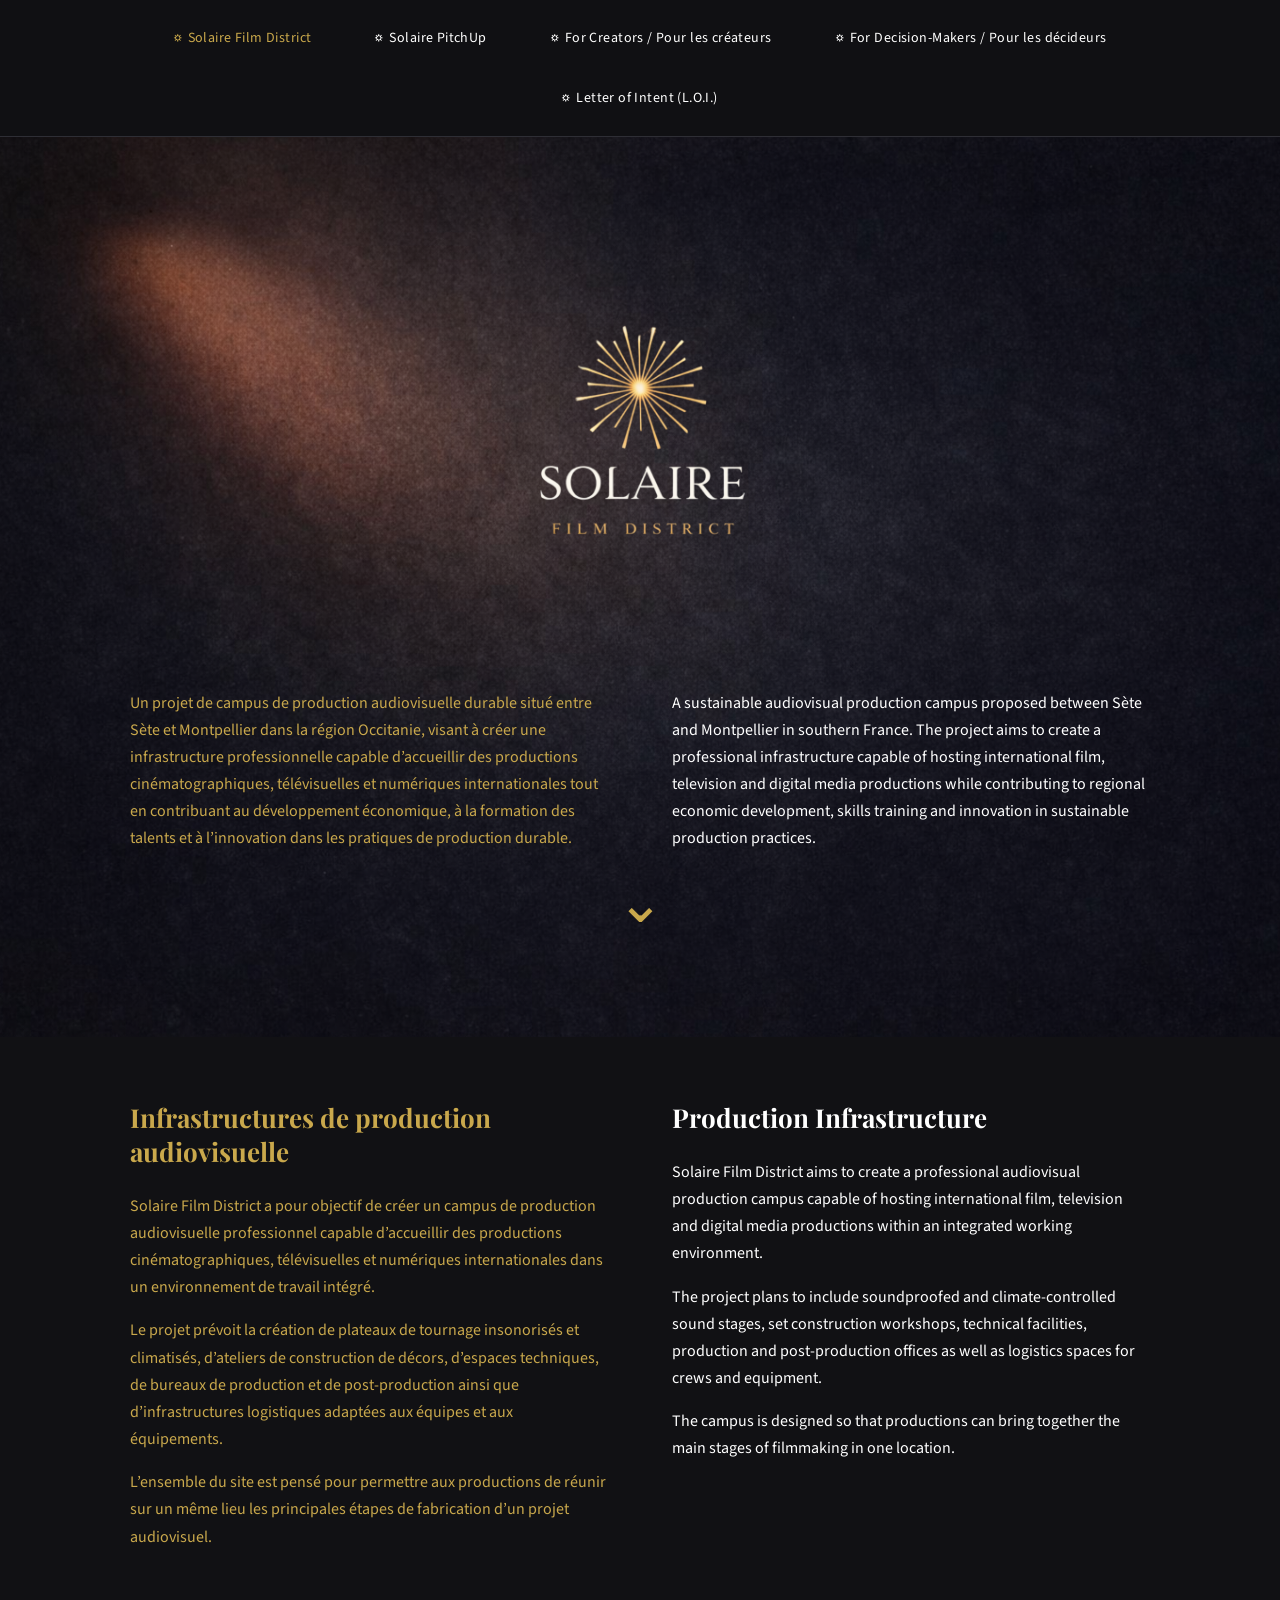
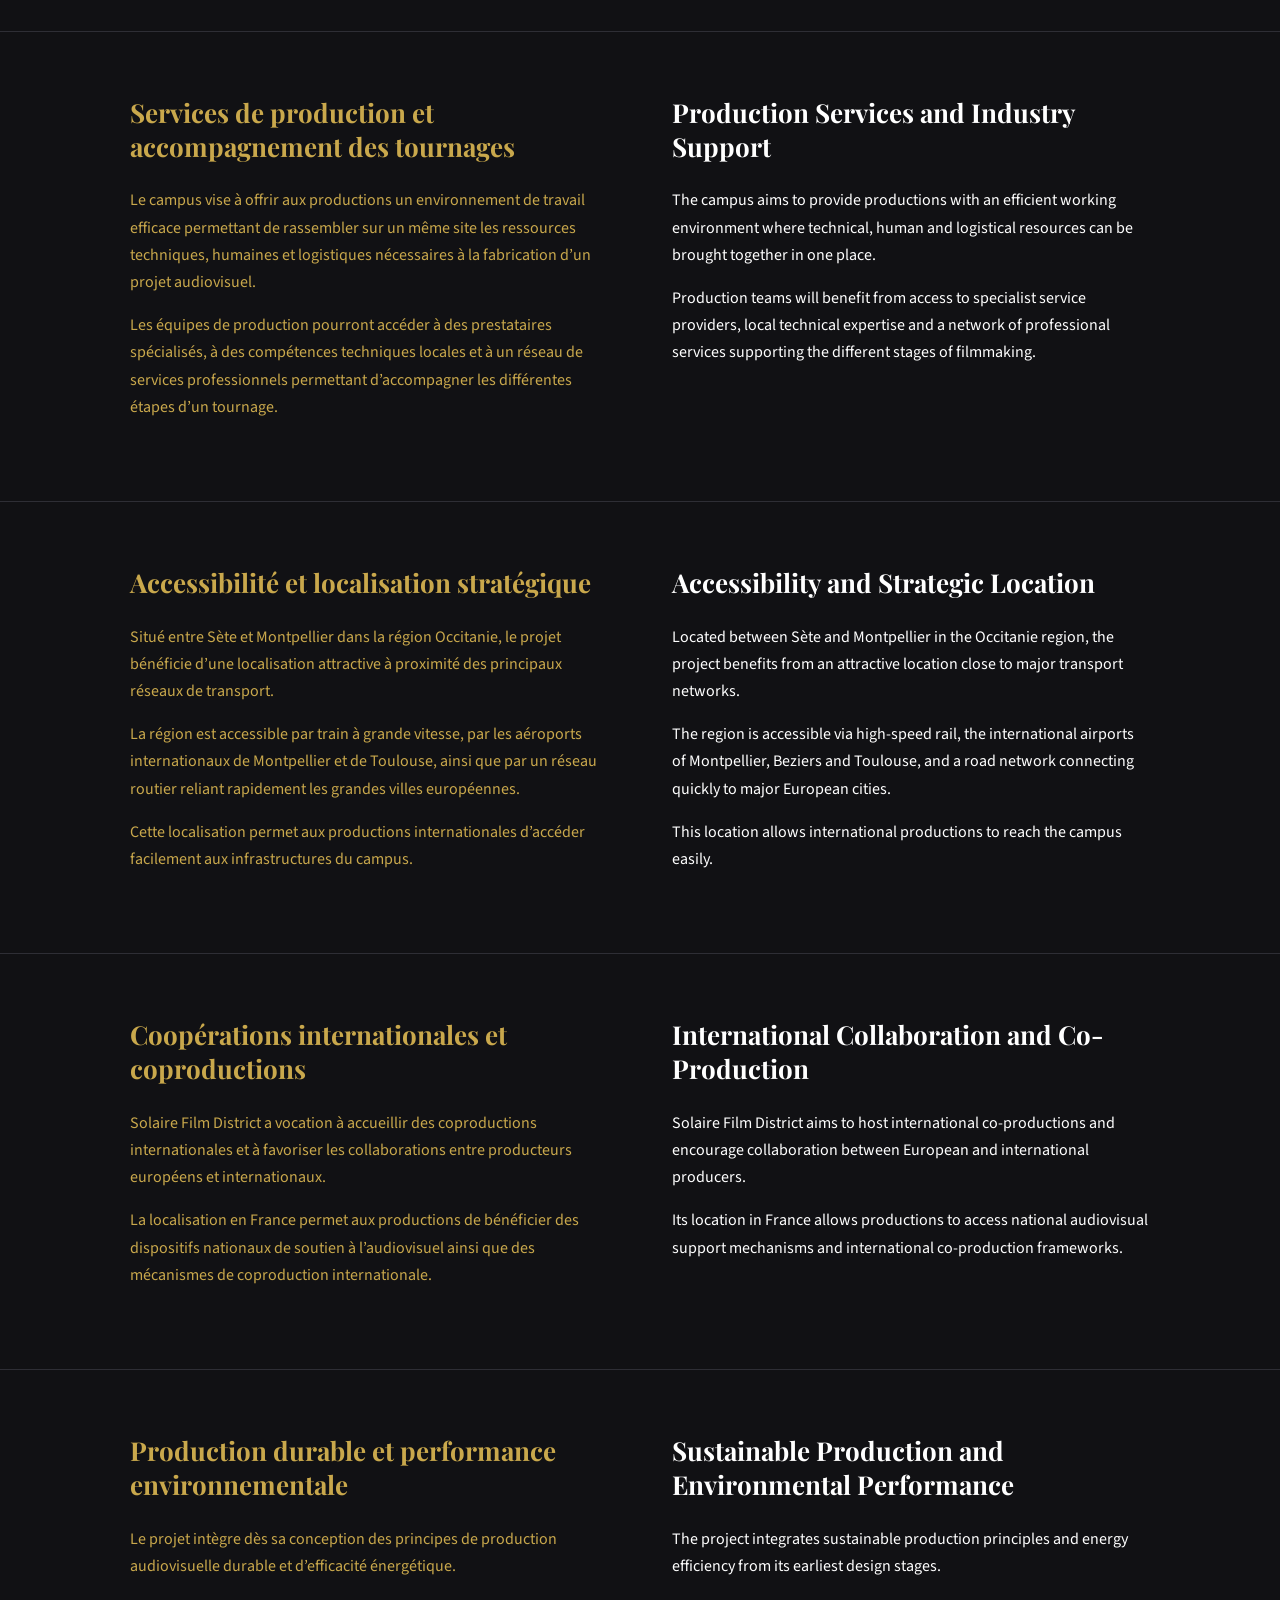
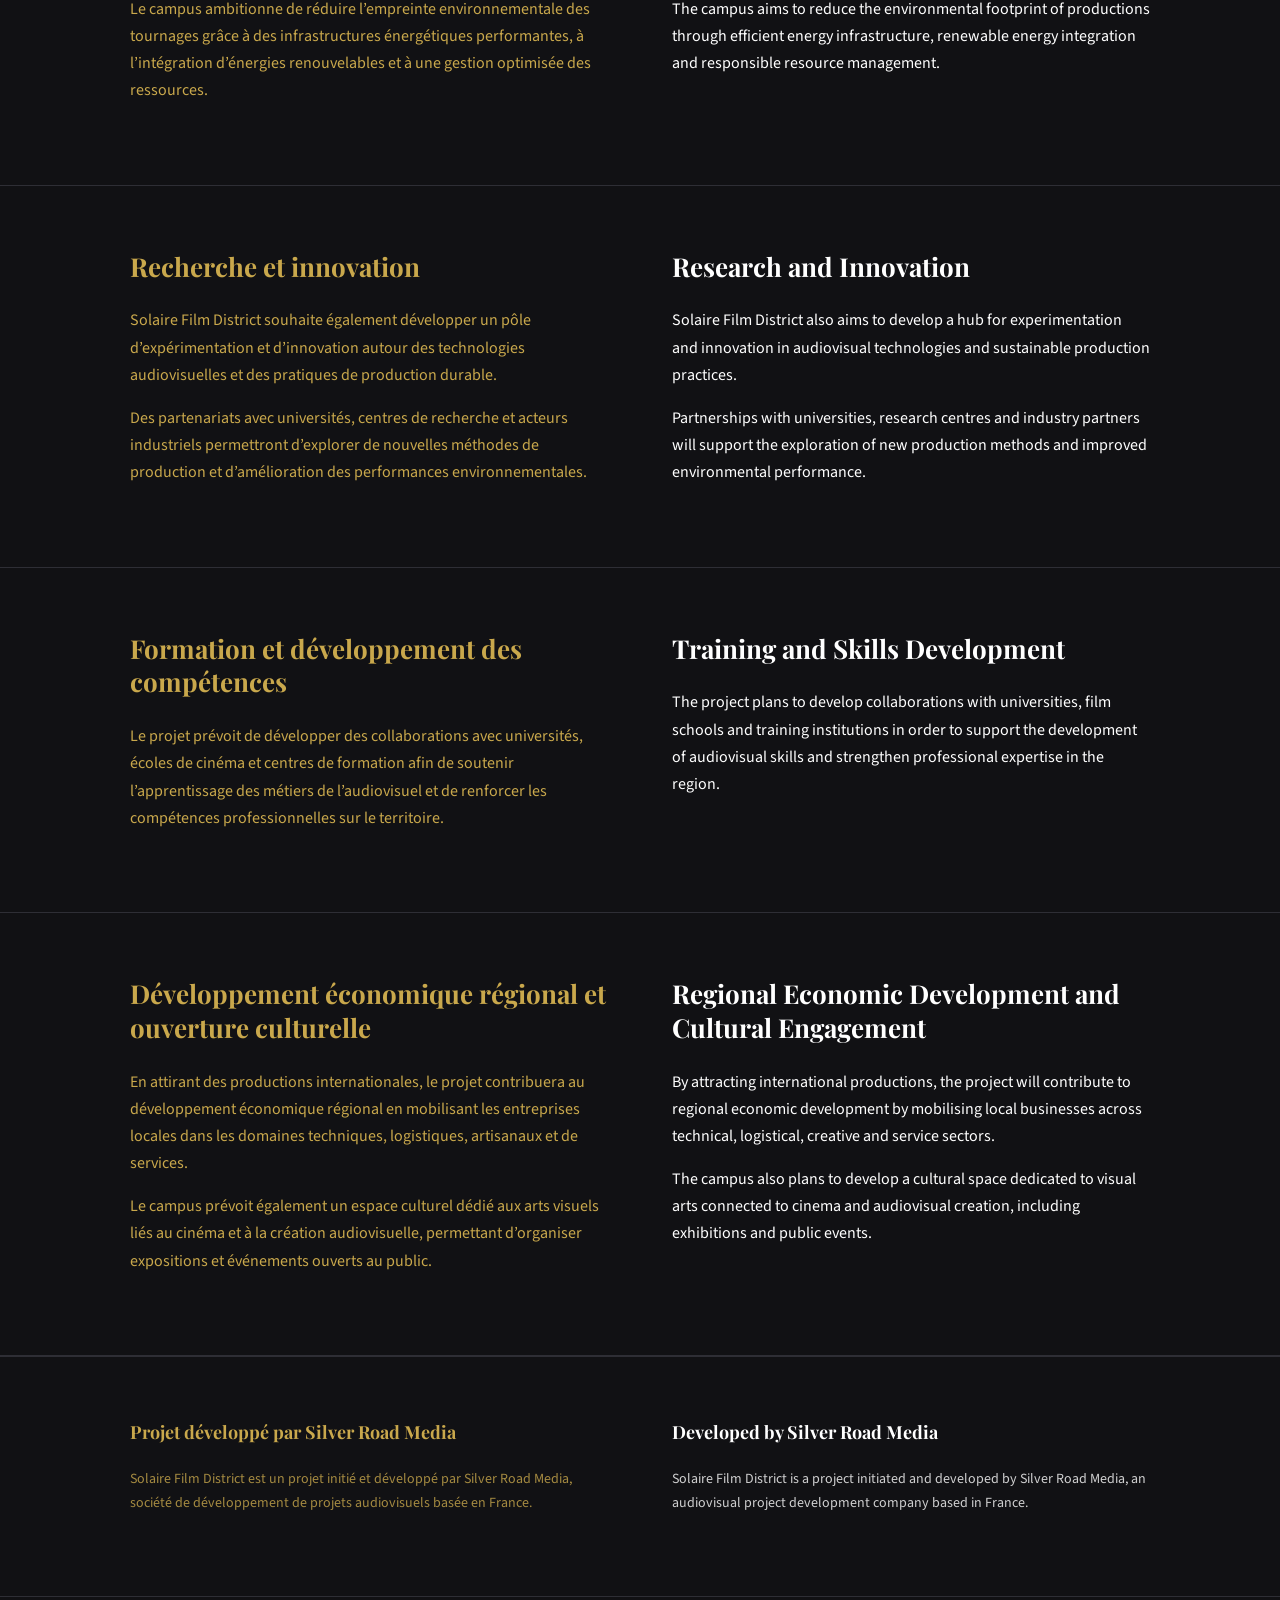
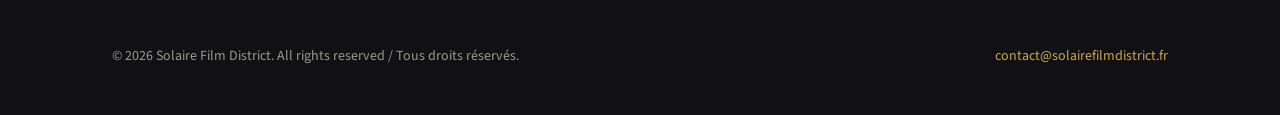
<file: index.html>
<!DOCTYPE html>
<html lang="en">
<head>
  <meta charset="UTF-8">
  <meta name="viewport" content="width=device-width, initial-scale=1.0">
  <meta name="description" content="Solaire Film District — Sustainable audiovisual production campus in development between Sète and Montpellier, Occitanie.">
  <title>Solaire Film District</title>
  <link rel="icon" type="image/svg+xml" href="favicon.svg">
  <link rel="preconnect" href="https://fonts.googleapis.com">
  <link rel="preconnect" href="https://fonts.gstatic.com" crossorigin>
  <link href="https://fonts.googleapis.com/css2?family=Playfair+Display:wght@400;700&family=Source+Sans+3:wght@300;400;600;700&display=swap" rel="stylesheet">
  <link rel="stylesheet" href="css/style.css">

  <!-- Open Graph -->
  <meta property="og:title" content="Solaire Film District">
  <meta property="og:description" content="Sustainable audiovisual production campus in development in Occitanie.">
  <meta property="og:image" content="https://solairefilmdistrict.fr/logo-solaire.jpeg">
  <meta property="og:url" content="https://solairefilmdistrict.fr/">
  <meta property="og:type" content="website">
  <meta property="og:locale" content="en_GB">
  <meta property="og:locale:alternate" content="fr_FR">
  <meta name="twitter:card" content="summary_large_image">
</head>
<body>

  <a href="#main-content" class="skip-nav">Skip to content</a>

  <!-- Sticky Header -->
  <header class="site-header" role="banner">
    <div class="container">
      <a href="index.html" class="nav-item" aria-current="page">
        <span class="nav-sun">&#9788;</span> Solaire Film District
      </a>
      <a href="pitchup.html" class="nav-item">
        <span class="nav-sun">&#9788;</span> Solaire PitchUp
      </a>
      <a href="creators.html" class="nav-item">
        <span class="nav-sun">&#9788;</span> For Creators / Pour les cr&eacute;ateurs
      </a>
      <a href="decision-makers.html" class="nav-item">
        <span class="nav-sun">&#9788;</span> For Decision-Makers / Pour les d&eacute;cideurs
      </a>
      <a href="loi.html" class="nav-item">
        <span class="nav-sun">&#9788;</span> Letter of Intent (L.O.I.)
      </a>
    </div>
  </header>

  <main id="main-content">

    <!-- ============================================
         HERO SECTION
         ============================================ -->
    <section class="hero" aria-label="Solaire Film District">
      <div class="hero-logo">
        <img src="logo-solaire.png" alt="Solaire Film District – Golden sunburst logo" width="1200" height="800">
      </div>
      <div class="pillar">
        <div class="hero-intro">
          <div class="hero-intro-fr" lang="fr">
            <p>Un projet de campus de production audiovisuelle durable situ&eacute; entre S&egrave;te et Montpellier dans la r&eacute;gion Occitanie, visant &agrave; cr&eacute;er une infrastructure professionnelle capable d&rsquo;accueillir des productions cin&eacute;matographiques, t&eacute;l&eacute;visuelles et num&eacute;riques internationales tout en contribuant au d&eacute;veloppement &eacute;conomique, &agrave; la formation des talents et &agrave; l&rsquo;innovation dans les pratiques de production durable.</p>
          </div>
          <div class="hero-intro-en" lang="en">
            <p>A sustainable audiovisual production campus proposed between S&egrave;te and Montpellier in southern France. The project aims to create a professional infrastructure capable of hosting international film, television and digital media productions while contributing to regional economic development, skills training and innovation in sustainable production practices.</p>
          </div>
        </div>

        <div class="scroll-cue">
          <a href="#section-1" aria-label="Scroll to content"><span class="scroll-arrow">&#8964;</span></a>
        </div>
      </div>
    </section>


    <!-- ============================================
         SECTION 1: Production Infrastructure
         ============================================ -->
    <section id="section-1" class="content-section">
      <div class="pillar">
        <div class="bilingual">
          <div class="bilingual-fr" lang="fr">
            <h2>Infrastructures de production audiovisuelle</h2>
            <p>Solaire Film District a pour objectif de cr&eacute;er un campus de production audiovisuelle professionnel capable d&rsquo;accueillir des productions cin&eacute;matographiques, t&eacute;l&eacute;visuelles et num&eacute;riques internationales dans un environnement de travail int&eacute;gr&eacute;.</p>
            <p>Le projet pr&eacute;voit la cr&eacute;ation de plateaux de tournage insonoris&eacute;s et climatis&eacute;s, d&rsquo;ateliers de construction de d&eacute;cors, d&rsquo;espaces techniques, de bureaux de production et de post-production ainsi que d&rsquo;infrastructures logistiques adapt&eacute;es aux &eacute;quipes et aux &eacute;quipements.</p>
            <p>L&rsquo;ensemble du site est pens&eacute; pour permettre aux productions de r&eacute;unir sur un m&ecirc;me lieu les principales &eacute;tapes de fabrication d&rsquo;un projet audiovisuel.</p>
          </div>
          <div class="bilingual-en" lang="en">
            <h2>Production Infrastructure</h2>
            <p>Solaire Film District aims to create a professional audiovisual production campus capable of hosting international film, television and digital media productions within an integrated working environment.</p>
            <p>The project plans to include soundproofed and climate-controlled sound stages, set construction workshops, technical facilities, production and post-production offices as well as logistics spaces for crews and equipment.</p>
            <p>The campus is designed so that productions can bring together the main stages of filmmaking in one location.</p>
          </div>
        </div>
      </div>
    </section>


    <!-- ============================================
         SECTION 2: Production Services and Logistics
         ============================================ -->
    <section class="content-section">
      <div class="pillar">
        <div class="bilingual">
          <div class="bilingual-fr" lang="fr">
            <h2>Services de production et accompagnement des tournages</h2>
            <p>Le campus vise &agrave; offrir aux productions un environnement de travail efficace permettant de rassembler sur un m&ecirc;me site les ressources techniques, humaines et logistiques n&eacute;cessaires &agrave; la fabrication d&rsquo;un projet audiovisuel.</p>
            <p>Les &eacute;quipes de production pourront acc&eacute;der &agrave; des prestataires sp&eacute;cialis&eacute;s, &agrave; des comp&eacute;tences techniques locales et &agrave; un r&eacute;seau de services professionnels permettant d&rsquo;accompagner les diff&eacute;rentes &eacute;tapes d&rsquo;un tournage.</p>
          </div>
          <div class="bilingual-en" lang="en">
            <h2>Production Services and Industry Support</h2>
            <p>The campus aims to provide productions with an efficient working environment where technical, human and logistical resources can be brought together in one place.</p>
            <p>Production teams will benefit from access to specialist service providers, local technical expertise and a network of professional services supporting the different stages of filmmaking.</p>
          </div>
        </div>
      </div>
    </section>


    <!-- ============================================
         SECTION 3: Post Production and Creative Facilities
         (Note: v4 spec lists this as section order item 3,
          but the content provided maps Accessibility as #3.
          Following the provided content order.)
         ============================================ -->


    <!-- ============================================
         SECTION 3: Accessibility and Strategic Location
         ============================================ -->
    <section class="content-section">
      <div class="pillar">
        <div class="bilingual">
          <div class="bilingual-fr" lang="fr">
            <h2>Accessibilit&eacute; et localisation strat&eacute;gique</h2>
            <p>Situ&eacute; entre S&egrave;te et Montpellier dans la r&eacute;gion Occitanie, le projet b&eacute;n&eacute;ficie d&rsquo;une localisation attractive &agrave; proximit&eacute; des principaux r&eacute;seaux de transport.</p>
            <p>La r&eacute;gion est accessible par train &agrave; grande vitesse, par les a&eacute;roports internationaux de Montpellier et de Toulouse, ainsi que par un r&eacute;seau routier reliant rapidement les grandes villes europ&eacute;ennes.</p>
            <p>Cette localisation permet aux productions internationales d&rsquo;acc&eacute;der facilement aux infrastructures du campus.</p>
          </div>
          <div class="bilingual-en" lang="en">
            <h2>Accessibility and Strategic Location</h2>
            <p>Located between S&egrave;te and Montpellier in the Occitanie region, the project benefits from an attractive location close to major transport networks.</p>
            <p>The region is accessible via high-speed rail, the international airports of Montpellier, Beziers and Toulouse, and a road network connecting quickly to major European cities.</p>
            <p>This location allows international productions to reach the campus easily.</p>
          </div>
        </div>
      </div>
    </section>


    <!-- ============================================
         SECTION 4: Regional and International Collaboration
         ============================================ -->
    <section class="content-section">
      <div class="pillar">
        <div class="bilingual">
          <div class="bilingual-fr" lang="fr">
            <h2>Coop&eacute;rations internationales et coproductions</h2>
            <p>Solaire Film District a vocation &agrave; accueillir des coproductions internationales et &agrave; favoriser les collaborations entre producteurs europ&eacute;ens et internationaux.</p>
            <p>La localisation en France permet aux productions de b&eacute;n&eacute;ficier des dispositifs nationaux de soutien &agrave; l&rsquo;audiovisuel ainsi que des m&eacute;canismes de coproduction internationale.</p>
          </div>
          <div class="bilingual-en" lang="en">
            <h2>International Collaboration and Co-Production</h2>
            <p>Solaire Film District aims to host international co-productions and encourage collaboration between European and international producers.</p>
            <p>Its location in France allows productions to access national audiovisual support mechanisms and international co-production frameworks.</p>
          </div>
        </div>
      </div>
    </section>


    <!-- ============================================
         SECTION 5: Sustainability and Energy Performance
         ============================================ -->
    <section class="content-section">
      <div class="pillar">
        <div class="bilingual">
          <div class="bilingual-fr" lang="fr">
            <h2>Production durable et performance environnementale</h2>
            <p>Le projet int&egrave;gre d&egrave;s sa conception des principes de production audiovisuelle durable et d&rsquo;efficacit&eacute; &eacute;nerg&eacute;tique.</p>
            <p>Le campus ambitionne de r&eacute;duire l&rsquo;empreinte environnementale des tournages gr&acirc;ce &agrave; des infrastructures &eacute;nerg&eacute;tiques performantes, &agrave; l&rsquo;int&eacute;gration d&rsquo;&eacute;nergies renouvelables et &agrave; une gestion optimis&eacute;e des ressources.</p>
          </div>
          <div class="bilingual-en" lang="en">
            <h2>Sustainable Production and Environmental Performance</h2>
            <p>The project integrates sustainable production principles and energy efficiency from its earliest design stages.</p>
            <p>The campus aims to reduce the environmental footprint of productions through efficient energy infrastructure, renewable energy integration and responsible resource management.</p>
          </div>
        </div>
      </div>
    </section>


    <!-- ============================================
         SECTION 6: Research and Innovation
         ============================================ -->
    <section class="content-section">
      <div class="pillar">
        <div class="bilingual">
          <div class="bilingual-fr" lang="fr">
            <h2>Recherche et innovation</h2>
            <p>Solaire Film District souhaite &eacute;galement d&eacute;velopper un p&ocirc;le d&rsquo;exp&eacute;rimentation et d&rsquo;innovation autour des technologies audiovisuelles et des pratiques de production durable.</p>
            <p>Des partenariats avec universit&eacute;s, centres de recherche et acteurs industriels permettront d&rsquo;explorer de nouvelles m&eacute;thodes de production et d&rsquo;am&eacute;lioration des performances environnementales.</p>
          </div>
          <div class="bilingual-en" lang="en">
            <h2>Research and Innovation</h2>
            <p>Solaire Film District also aims to develop a hub for experimentation and innovation in audiovisual technologies and sustainable production practices.</p>
            <p>Partnerships with universities, research centres and industry partners will support the exploration of new production methods and improved environmental performance.</p>
          </div>
        </div>
      </div>
    </section>


    <!-- ============================================
         SECTION 7: Training and Knowledge Transfer
         ============================================ -->
    <section class="content-section">
      <div class="pillar">
        <div class="bilingual">
          <div class="bilingual-fr" lang="fr">
            <h2>Formation et d&eacute;veloppement des comp&eacute;tences</h2>
            <p>Le projet pr&eacute;voit de d&eacute;velopper des collaborations avec universit&eacute;s, &eacute;coles de cin&eacute;ma et centres de formation afin de soutenir l&rsquo;apprentissage des m&eacute;tiers de l&rsquo;audiovisuel et de renforcer les comp&eacute;tences professionnelles sur le territoire.</p>
          </div>
          <div class="bilingual-en" lang="en">
            <h2>Training and Skills Development</h2>
            <p>The project plans to develop collaborations with universities, film schools and training institutions in order to support the development of audiovisual skills and strengthen professional expertise in the region.</p>
          </div>
        </div>
      </div>
    </section>


    <!-- ============================================
         SECTION 8: Regional Economic Development
         ============================================ -->
    <section class="content-section">
      <div class="pillar">
        <div class="bilingual">
          <div class="bilingual-fr" lang="fr">
            <h2>D&eacute;veloppement &eacute;conomique r&eacute;gional et ouverture culturelle</h2>
            <p>En attirant des productions internationales, le projet contribuera au d&eacute;veloppement &eacute;conomique r&eacute;gional en mobilisant les entreprises locales dans les domaines techniques, logistiques, artisanaux et de services.</p>
            <p>Le campus pr&eacute;voit &eacute;galement un espace culturel d&eacute;di&eacute; aux arts visuels li&eacute;s au cin&eacute;ma et &agrave; la cr&eacute;ation audiovisuelle, permettant d&rsquo;organiser expositions et &eacute;v&eacute;nements ouverts au public.</p>
          </div>
          <div class="bilingual-en" lang="en">
            <h2>Regional Economic Development and Cultural Engagement</h2>
            <p>By attracting international productions, the project will contribute to regional economic development by mobilising local businesses across technical, logistical, creative and service sectors.</p>
            <p>The campus also plans to develop a cultural space dedicated to visual arts connected to cinema and audiovisual creation, including exhibitions and public events.</p>
          </div>
        </div>
      </div>
    </section>

    <!-- ============================================
         ATTRIBUTION
         ============================================ -->
    <section class="attribution">
      <div class="pillar">
        <div class="bilingual">
          <div class="bilingual-fr" lang="fr">
            <h2>Projet d&eacute;velopp&eacute; par Silver Road Media</h2>
            <p>Solaire Film District est un projet initi&eacute; et d&eacute;velopp&eacute; par Silver Road Media, soci&eacute;t&eacute; de d&eacute;veloppement de projets audiovisuels bas&eacute;e en France.</p>
          </div>
          <div class="bilingual-en" lang="en">
            <h2>Developed by Silver Road Media</h2>
            <p>Solaire Film District is a project initiated and developed by Silver Road Media, an audiovisual project development company based in France.</p>
          </div>
        </div>
      </div>
    </section>

  </main>

  <footer class="site-footer" role="contentinfo">
    <div class="container">
      <p>&copy; 2026 Solaire Film District. All rights reserved / Tous droits r&eacute;serv&eacute;s.</p>
      <p><a href="mailto:contact@solairefilmdistrict.fr">contact@solairefilmdistrict.fr</a></p>
    </div>
  </footer>

</body>
</html>
</file>
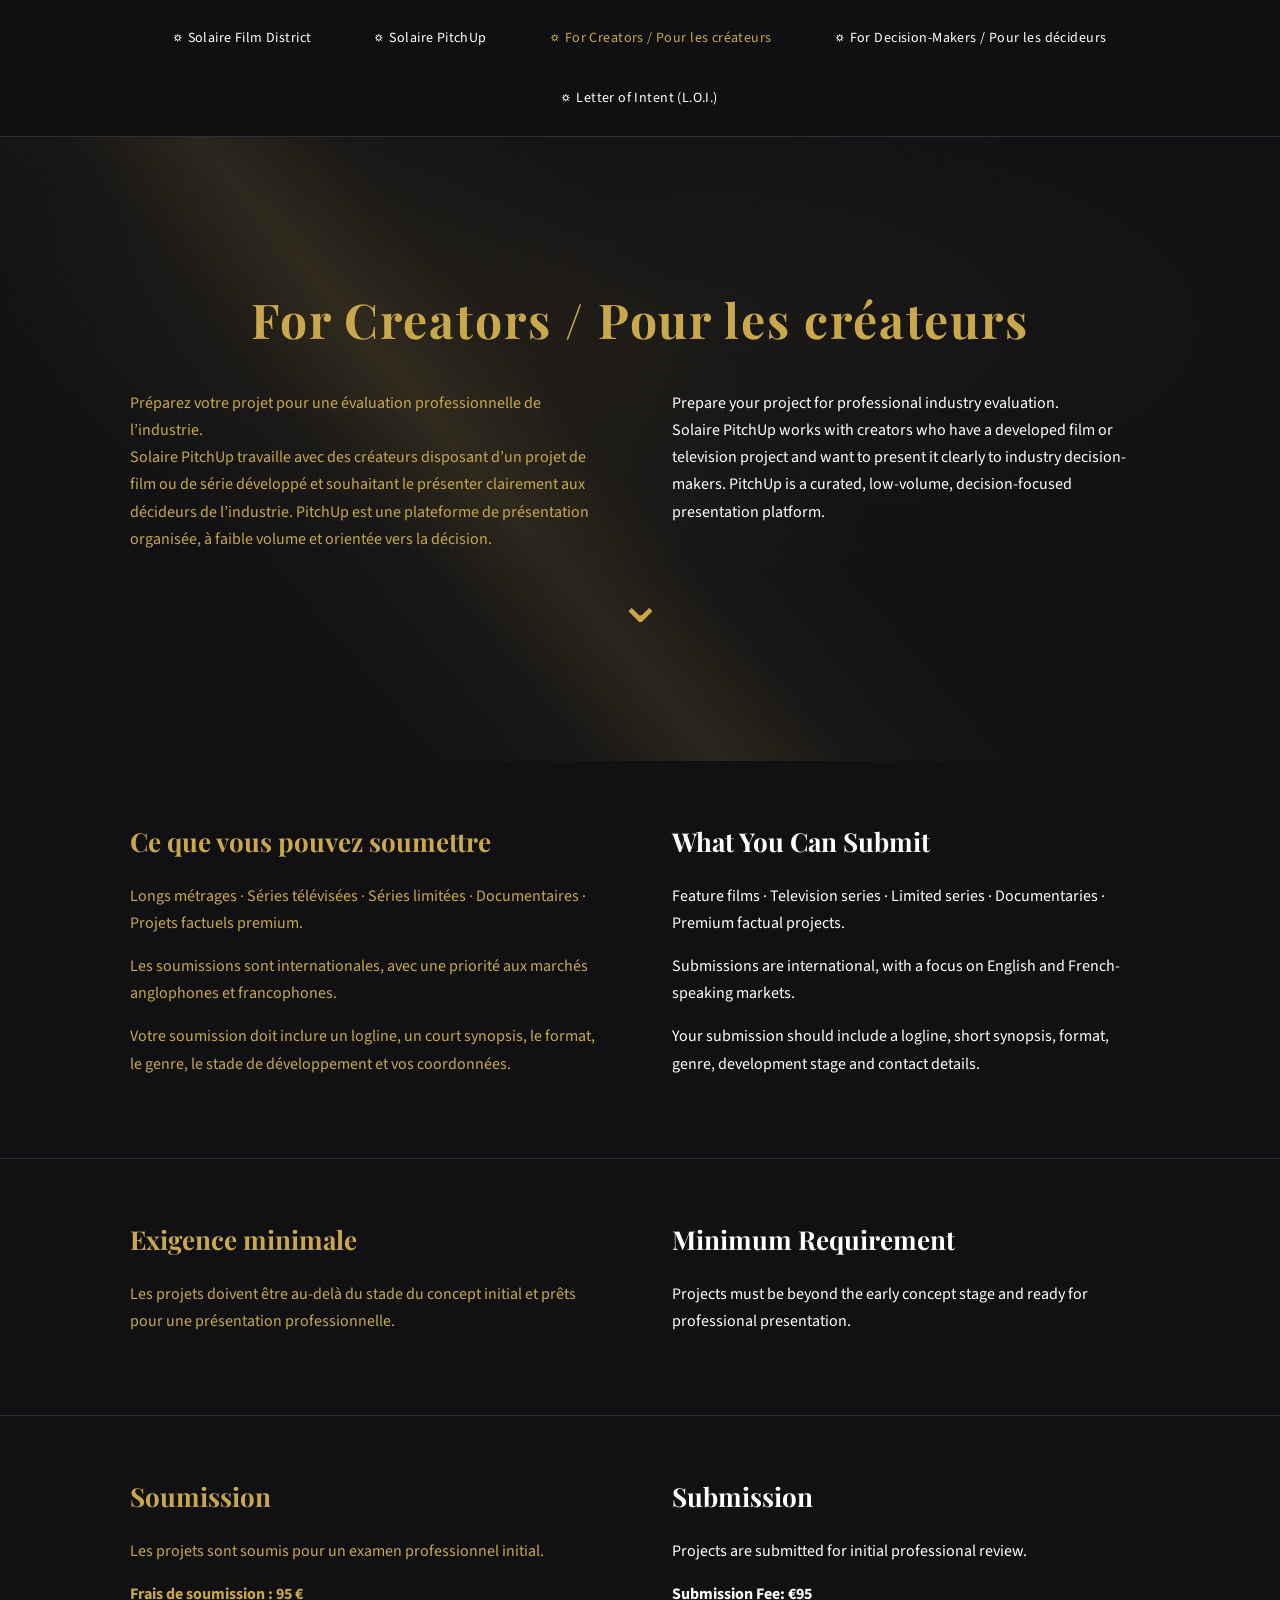
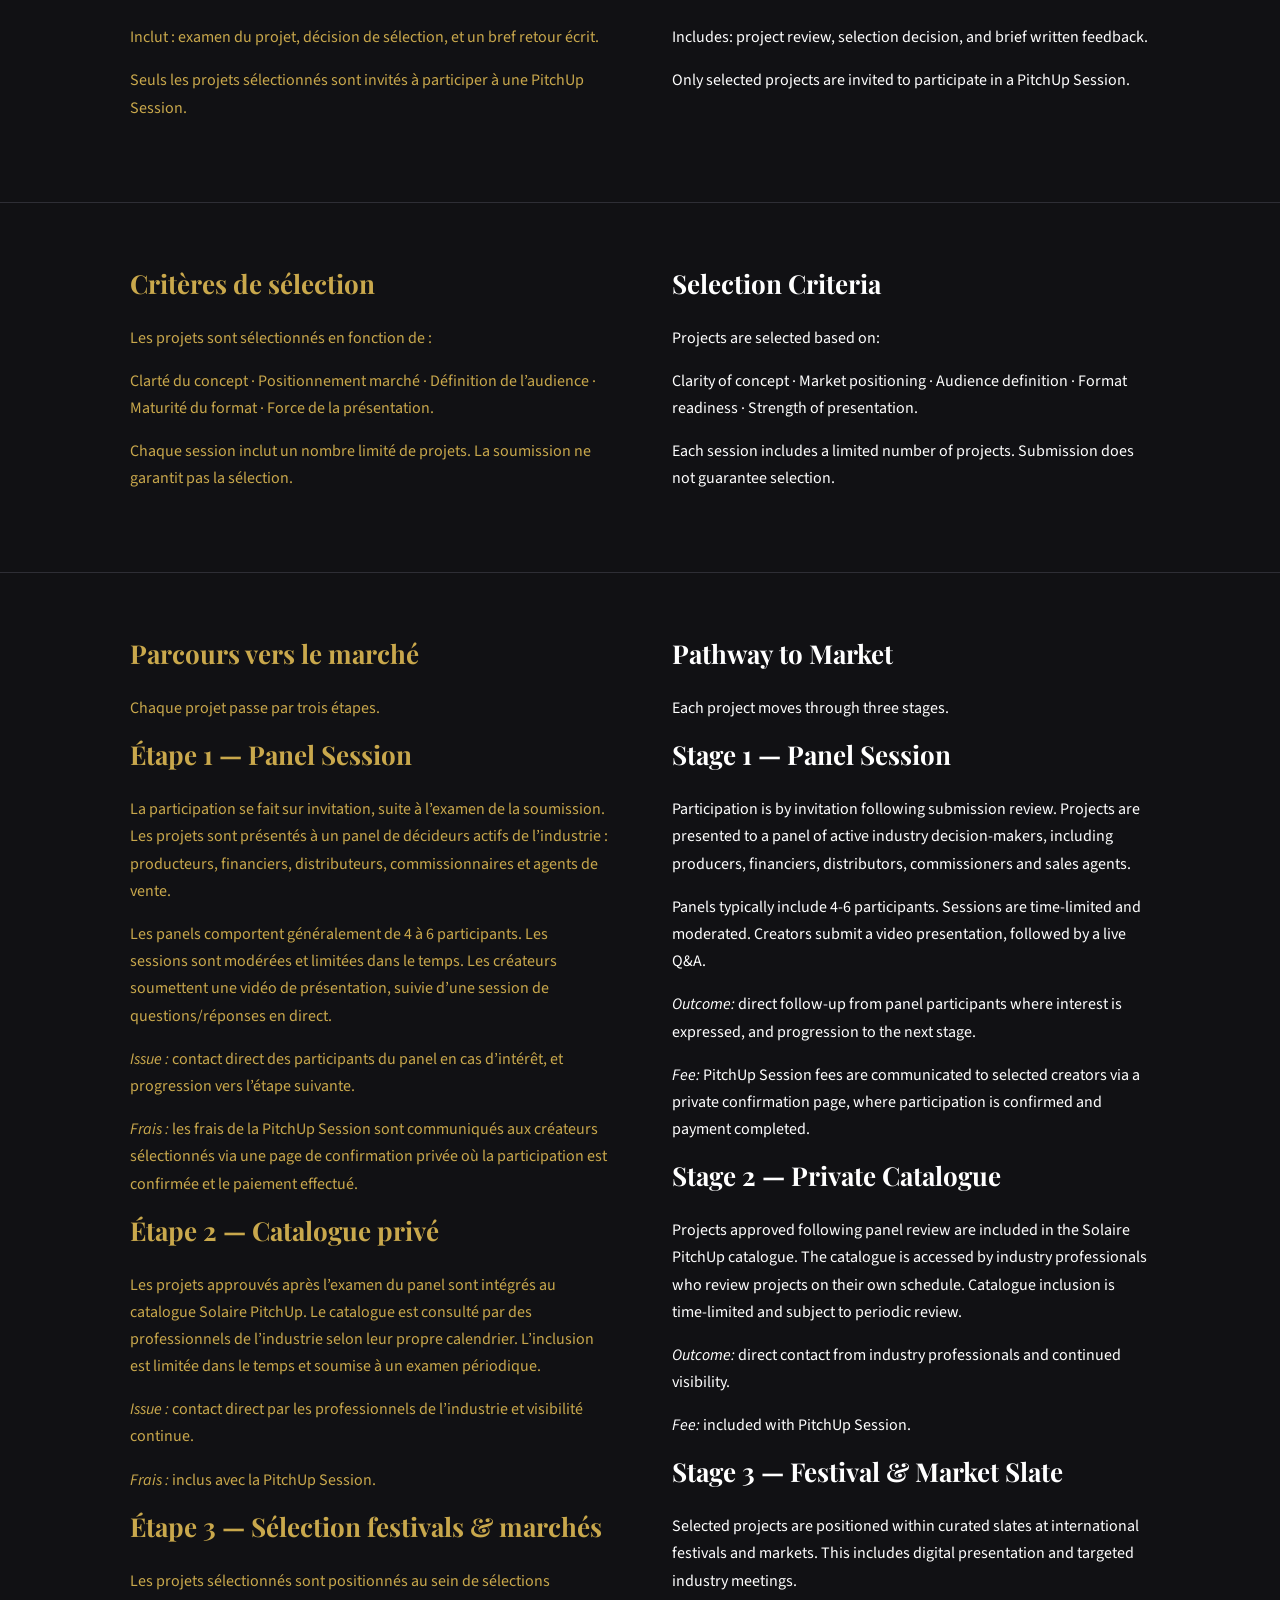
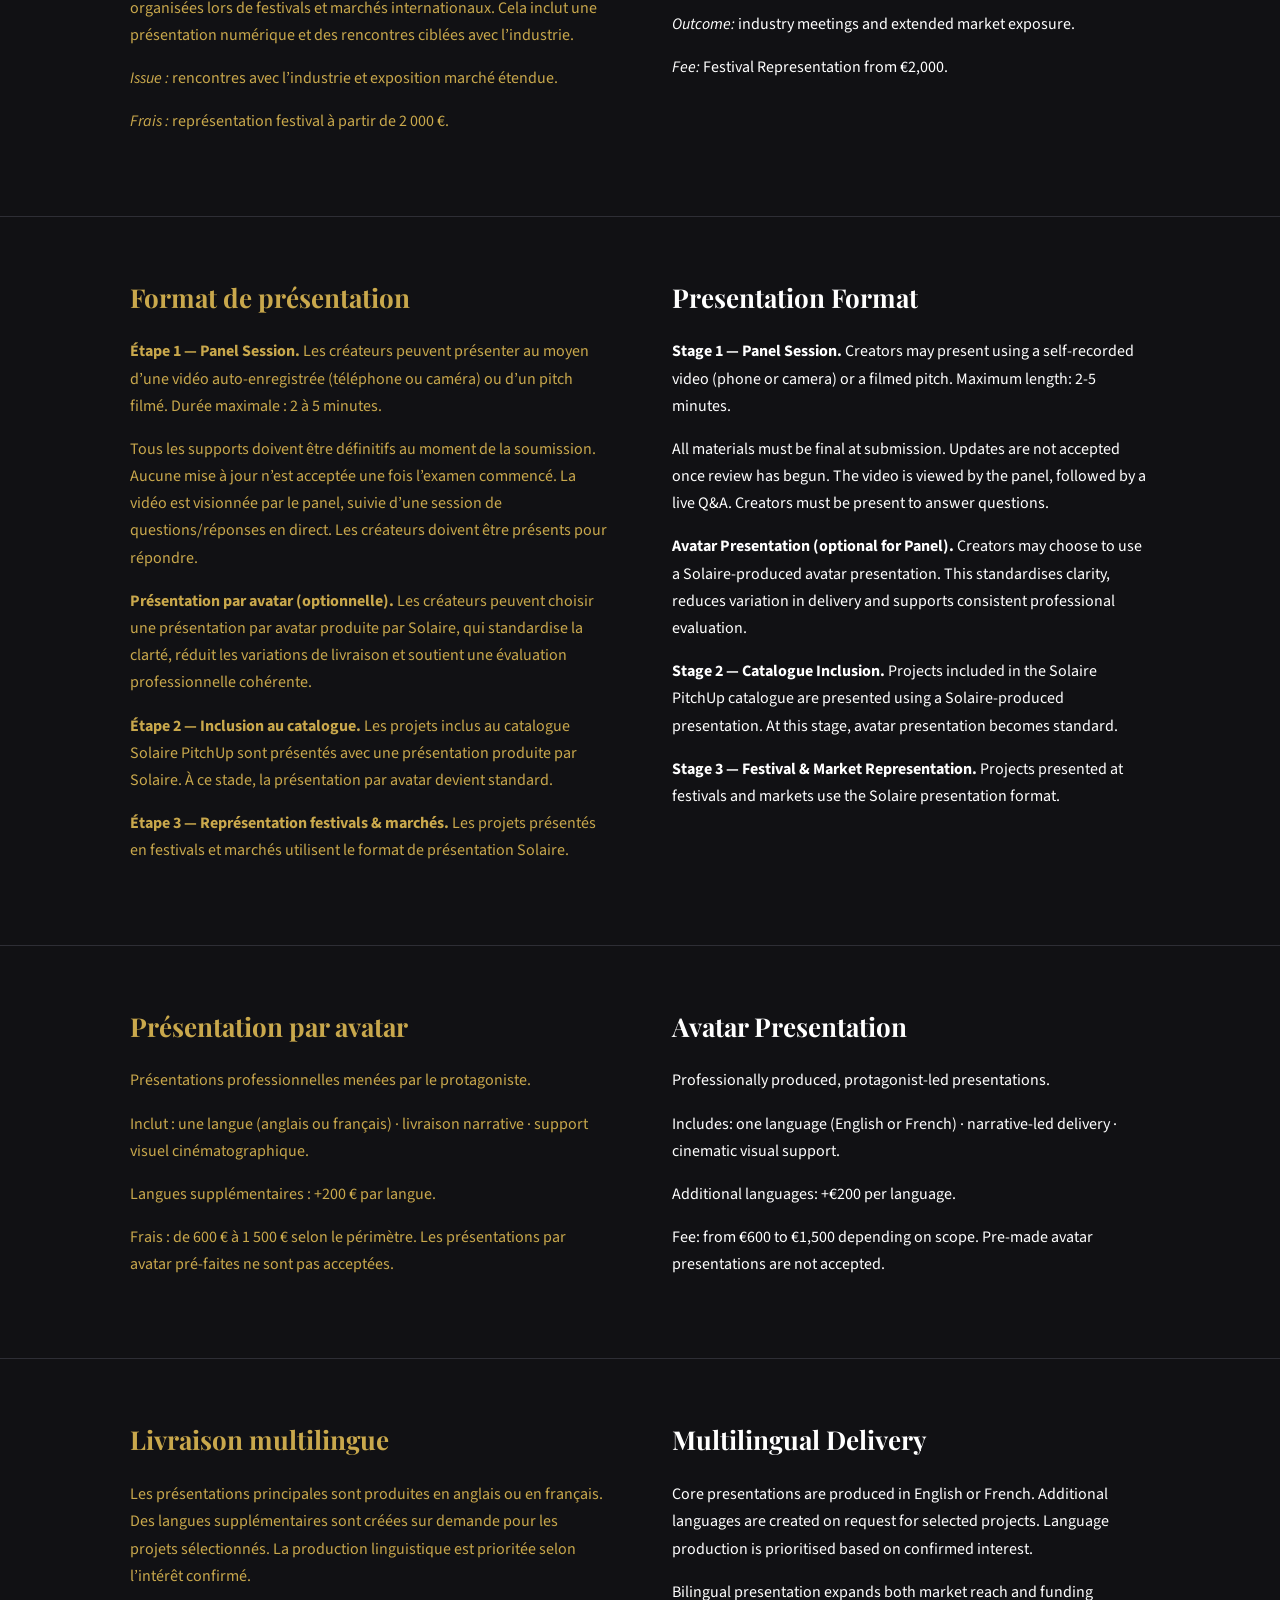
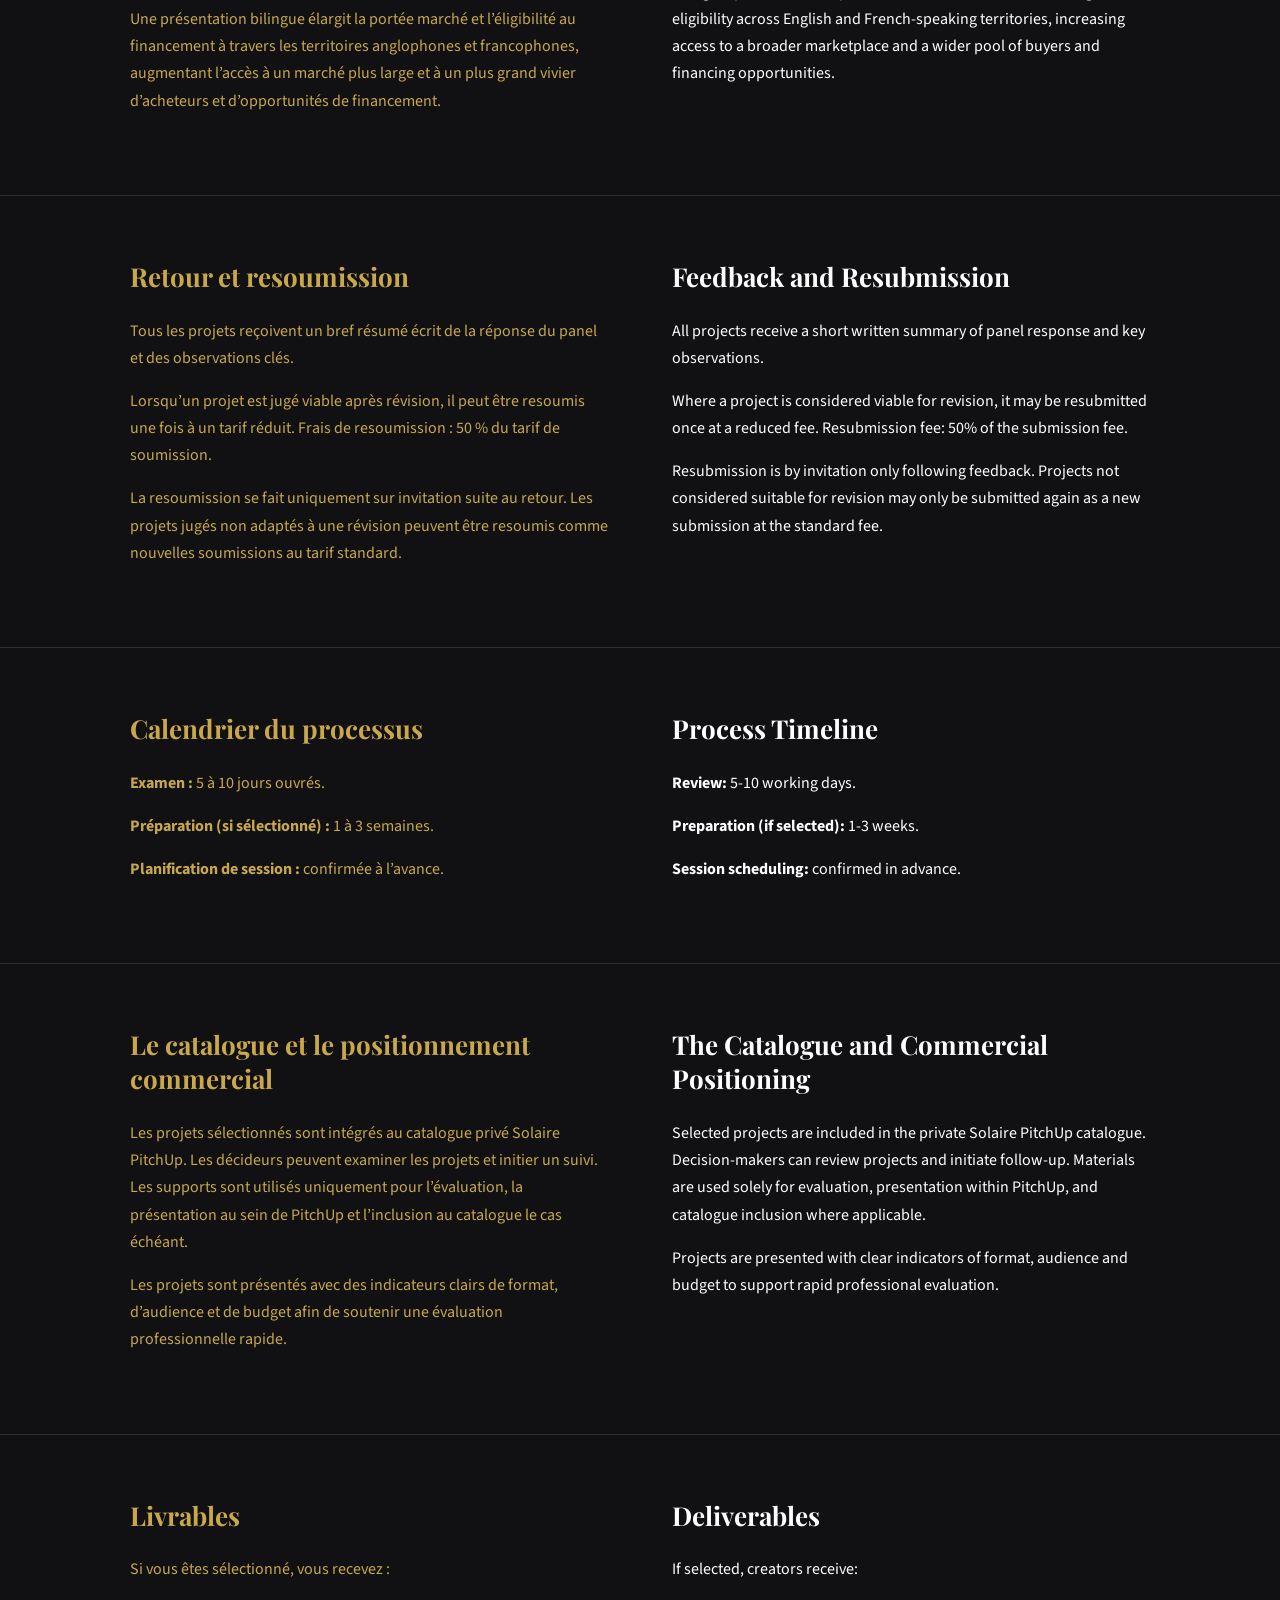
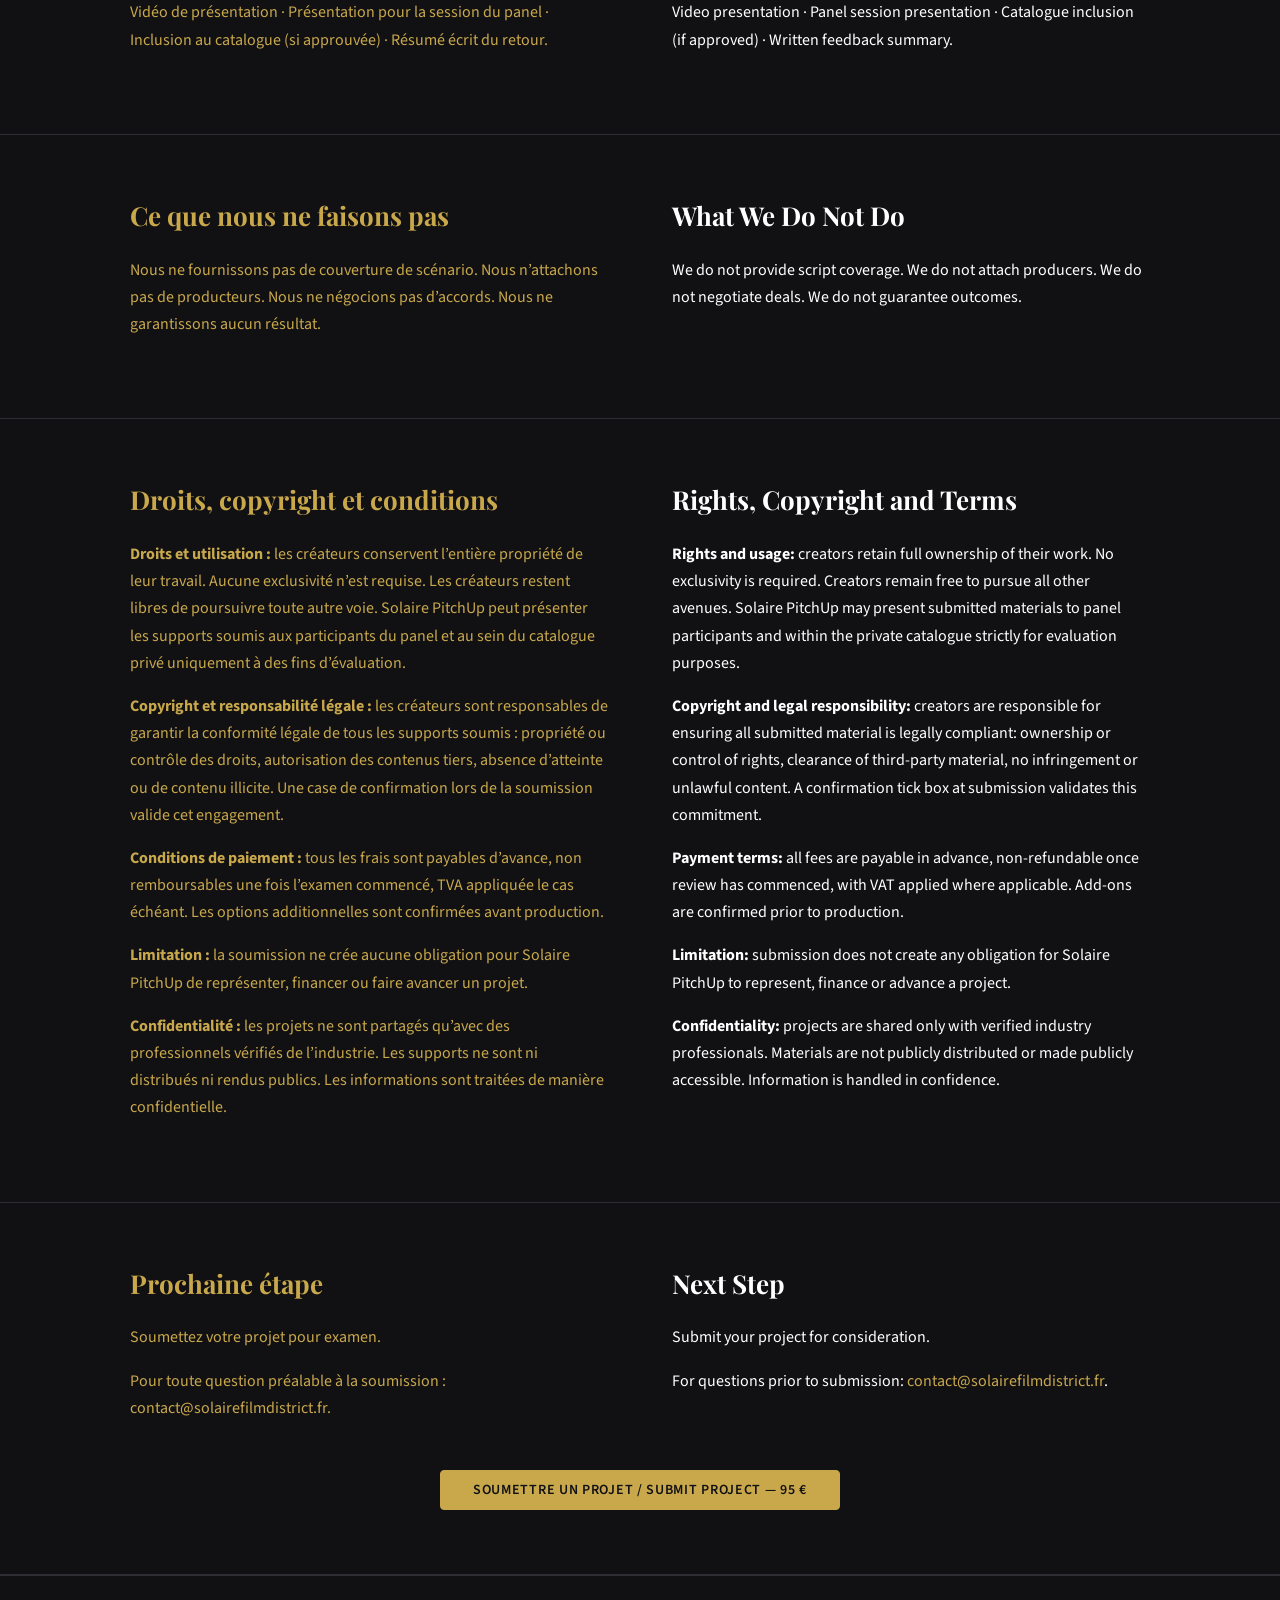
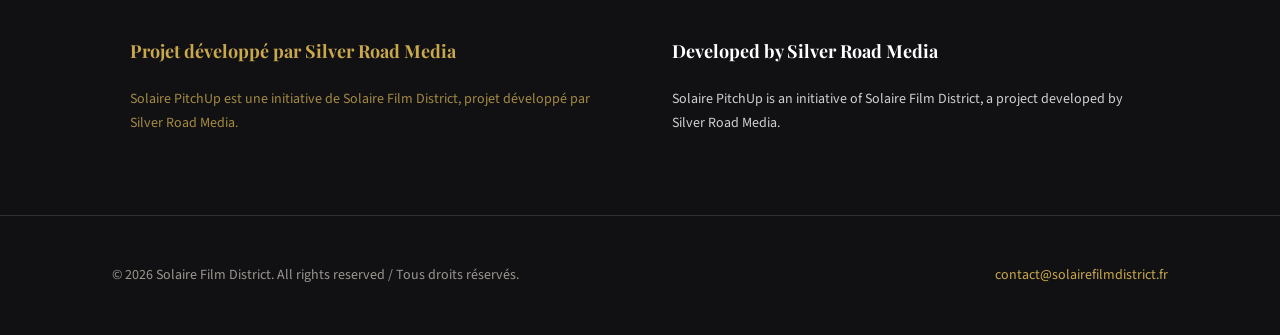
<file: creators.html>
<!DOCTYPE html>
<html lang="en">
<head>
  <meta charset="UTF-8">
  <meta name="viewport" content="width=device-width, initial-scale=1.0">
  <meta name="description" content="For Creators — Prepare your film or television project for professional industry evaluation through Solaire PitchUp.">
  <title>For Creators / Pour les cr&eacute;ateurs — Solaire Film District</title>
  <link rel="icon" type="image/svg+xml" href="favicon.svg">
  <link rel="preconnect" href="https://fonts.googleapis.com">
  <link rel="preconnect" href="https://fonts.gstatic.com" crossorigin>
  <link href="https://fonts.googleapis.com/css2?family=Playfair+Display:wght@400;700&family=Source+Sans+3:wght@300;400;600;700&display=swap" rel="stylesheet">
  <link rel="stylesheet" href="css/style.css">

  <!-- Open Graph -->
  <meta property="og:title" content="For Creators — Solaire Film District">
  <meta property="og:description" content="Prepare your film or television project for professional industry evaluation through Solaire PitchUp.">
  <meta property="og:image" content="https://solairefilmdistrict.fr/logo-solaire.jpeg">
  <meta property="og:url" content="https://solairefilmdistrict.fr/creators.html">
  <meta property="og:type" content="website">
  <meta property="og:locale" content="en_GB">
  <meta property="og:locale:alternate" content="fr_FR">
  <meta name="twitter:card" content="summary_large_image">
</head>
<body>

  <a href="#main-content" class="skip-nav">Skip to content</a>

  <!-- Sticky Header -->
  <header class="site-header" role="banner">
    <div class="container">
      <a href="index.html" class="nav-item">
        <span class="nav-sun">&#9788;</span> Solaire Film District
      </a>
      <a href="pitchup.html" class="nav-item">
        <span class="nav-sun">&#9788;</span> Solaire PitchUp
      </a>
      <a href="creators.html" class="nav-item" aria-current="page">
        <span class="nav-sun">&#9788;</span> For Creators / Pour les cr&eacute;ateurs
      </a>
      <a href="decision-makers.html" class="nav-item">
        <span class="nav-sun">&#9788;</span> For Decision-Makers / Pour les d&eacute;cideurs
      </a>
      <a href="loi.html" class="nav-item">
        <span class="nav-sun">&#9788;</span> Letter of Intent (L.O.I.)
      </a>
    </div>
  </header>

  <main id="main-content">

    <!-- ============================================
         HERO
         ============================================ -->
    <section class="loi-hero">
      <div class="pillar">
        <h1>For Creators / Pour les cr&eacute;ateurs</h1>
        <div class="hero-intro">
          <div class="hero-intro-fr" lang="fr">
            <p>Pr&eacute;parez votre projet pour une &eacute;valuation professionnelle de l&rsquo;industrie.</p>
            <p>Solaire PitchUp travaille avec des cr&eacute;ateurs disposant d&rsquo;un projet de film ou de s&eacute;rie d&eacute;velopp&eacute; et souhaitant le pr&eacute;senter clairement aux d&eacute;cideurs de l&rsquo;industrie. PitchUp est une plateforme de pr&eacute;sentation organis&eacute;e, &agrave; faible volume et orient&eacute;e vers la d&eacute;cision.</p>
          </div>
          <div class="hero-intro-en" lang="en">
            <p>Prepare your project for professional industry evaluation.</p>
            <p>Solaire PitchUp works with creators who have a developed film or television project and want to present it clearly to industry decision-makers. PitchUp is a curated, low-volume, decision-focused presentation platform.</p>
          </div>
        </div>

        <div class="scroll-cue">
          <a href="#section-submit" aria-label="Scroll to content"><span class="scroll-arrow">&#8964;</span></a>
        </div>
      </div>
    </section>


    <!-- ============================================
         WHAT YOU CAN SUBMIT
         ============================================ -->
    <section id="section-submit" class="content-section">
      <div class="pillar">
        <div class="bilingual">
          <div class="bilingual-fr" lang="fr">
            <h2>Ce que vous pouvez soumettre</h2>
            <p>Longs m&eacute;trages &middot; S&eacute;ries t&eacute;l&eacute;vis&eacute;es &middot; S&eacute;ries limit&eacute;es &middot; Documentaires &middot; Projets factuels premium.</p>
            <p>Les soumissions sont internationales, avec une priorit&eacute; aux march&eacute;s anglophones et francophones.</p>
            <p>Votre soumission doit inclure un logline, un court synopsis, le format, le genre, le stade de d&eacute;veloppement et vos coordonn&eacute;es.</p>
          </div>
          <div class="bilingual-en" lang="en">
            <h2>What You Can Submit</h2>
            <p>Feature films &middot; Television series &middot; Limited series &middot; Documentaries &middot; Premium factual projects.</p>
            <p>Submissions are international, with a focus on English and French-speaking markets.</p>
            <p>Your submission should include a logline, short synopsis, format, genre, development stage and contact details.</p>
          </div>
        </div>
      </div>
    </section>


    <!-- ============================================
         MINIMUM REQUIREMENT
         ============================================ -->
    <section class="content-section">
      <div class="pillar">
        <div class="bilingual">
          <div class="bilingual-fr" lang="fr">
            <h2>Exigence minimale</h2>
            <p>Les projets doivent &ecirc;tre au-del&agrave; du stade du concept initial et pr&ecirc;ts pour une pr&eacute;sentation professionnelle.</p>
          </div>
          <div class="bilingual-en" lang="en">
            <h2>Minimum Requirement</h2>
            <p>Projects must be beyond the early concept stage and ready for professional presentation.</p>
          </div>
        </div>
      </div>
    </section>


    <!-- ============================================
         SUBMISSION
         ============================================ -->
    <section class="content-section">
      <div class="pillar">
        <div class="bilingual">
          <div class="bilingual-fr" lang="fr">
            <h2>Soumission</h2>
            <p>Les projets sont soumis pour un examen professionnel initial.</p>
            <p><strong>Frais de soumission : 95 &euro;</strong></p>
            <p>Inclut : examen du projet, d&eacute;cision de s&eacute;lection, et un bref retour &eacute;crit.</p>
            <p>Seuls les projets s&eacute;lectionn&eacute;s sont invit&eacute;s &agrave; participer &agrave; une PitchUp Session.</p>
          </div>
          <div class="bilingual-en" lang="en">
            <h2>Submission</h2>
            <p>Projects are submitted for initial professional review.</p>
            <p><strong>Submission Fee: &euro;95</strong></p>
            <p>Includes: project review, selection decision, and brief written feedback.</p>
            <p>Only selected projects are invited to participate in a PitchUp Session.</p>
          </div>
        </div>
      </div>
    </section>


    <!-- ============================================
         SELECTION CRITERIA
         ============================================ -->
    <section class="content-section">
      <div class="pillar">
        <div class="bilingual">
          <div class="bilingual-fr" lang="fr">
            <h2>Crit&egrave;res de s&eacute;lection</h2>
            <p>Les projets sont s&eacute;lectionn&eacute;s en fonction de :</p>
            <p>Clart&eacute; du concept &middot; Positionnement march&eacute; &middot; D&eacute;finition de l&rsquo;audience &middot; Maturit&eacute; du format &middot; Force de la pr&eacute;sentation.</p>
            <p>Chaque session inclut un nombre limit&eacute; de projets. La soumission ne garantit pas la s&eacute;lection.</p>
          </div>
          <div class="bilingual-en" lang="en">
            <h2>Selection Criteria</h2>
            <p>Projects are selected based on:</p>
            <p>Clarity of concept &middot; Market positioning &middot; Audience definition &middot; Format readiness &middot; Strength of presentation.</p>
            <p>Each session includes a limited number of projects. Submission does not guarantee selection.</p>
          </div>
        </div>
      </div>
    </section>


    <!-- ============================================
         PATHWAY TO MARKET
         ============================================ -->
    <section class="content-section">
      <div class="pillar">
        <div class="bilingual">
          <div class="bilingual-fr" lang="fr">
            <h2>Parcours vers le march&eacute;</h2>
            <p>Chaque projet passe par trois &eacute;tapes.</p>

            <h2>&Eacute;tape 1 &mdash; Panel Session</h2>
            <p>La participation se fait sur invitation, suite &agrave; l&rsquo;examen de la soumission. Les projets sont pr&eacute;sent&eacute;s &agrave; un panel de d&eacute;cideurs actifs de l&rsquo;industrie : producteurs, financiers, distributeurs, commissionnaires et agents de vente.</p>
            <p>Les panels comportent g&eacute;n&eacute;ralement de 4 &agrave; 6 participants. Les sessions sont mod&eacute;r&eacute;es et limit&eacute;es dans le temps. Les cr&eacute;ateurs soumettent une vid&eacute;o de pr&eacute;sentation, suivie d&rsquo;une session de questions/r&eacute;ponses en direct.</p>
            <p><em>Issue :</em> contact direct des participants du panel en cas d&rsquo;int&eacute;r&ecirc;t, et progression vers l&rsquo;&eacute;tape suivante.</p>
            <p><em>Frais :</em> les frais de la PitchUp Session sont communiqu&eacute;s aux cr&eacute;ateurs s&eacute;lectionn&eacute;s via une page de confirmation priv&eacute;e o&ugrave; la participation est confirm&eacute;e et le paiement effectu&eacute;.</p>

            <h2>&Eacute;tape 2 &mdash; Catalogue priv&eacute;</h2>
            <p>Les projets approuv&eacute;s apr&egrave;s l&rsquo;examen du panel sont int&eacute;gr&eacute;s au catalogue Solaire PitchUp. Le catalogue est consult&eacute; par des professionnels de l&rsquo;industrie selon leur propre calendrier. L&rsquo;inclusion est limit&eacute;e dans le temps et soumise &agrave; un examen p&eacute;riodique.</p>
            <p><em>Issue :</em> contact direct par les professionnels de l&rsquo;industrie et visibilit&eacute; continue.</p>
            <p><em>Frais :</em> inclus avec la PitchUp Session.</p>

            <h2>&Eacute;tape 3 &mdash; S&eacute;lection festivals &amp; march&eacute;s</h2>
            <p>Les projets s&eacute;lectionn&eacute;s sont positionn&eacute;s au sein de s&eacute;lections organis&eacute;es lors de festivals et march&eacute;s internationaux. Cela inclut une pr&eacute;sentation num&eacute;rique et des rencontres cibl&eacute;es avec l&rsquo;industrie.</p>
            <p><em>Issue :</em> rencontres avec l&rsquo;industrie et exposition march&eacute; &eacute;tendue.</p>
            <p><em>Frais :</em> repr&eacute;sentation festival &agrave; partir de 2 000 &euro;.</p>
          </div>
          <div class="bilingual-en" lang="en">
            <h2>Pathway to Market</h2>
            <p>Each project moves through three stages.</p>

            <h2>Stage 1 &mdash; Panel Session</h2>
            <p>Participation is by invitation following submission review. Projects are presented to a panel of active industry decision-makers, including producers, financiers, distributors, commissioners and sales agents.</p>
            <p>Panels typically include 4-6 participants. Sessions are time-limited and moderated. Creators submit a video presentation, followed by a live Q&amp;A.</p>
            <p><em>Outcome:</em> direct follow-up from panel participants where interest is expressed, and progression to the next stage.</p>
            <p><em>Fee:</em> PitchUp Session fees are communicated to selected creators via a private confirmation page, where participation is confirmed and payment completed.</p>

            <h2>Stage 2 &mdash; Private Catalogue</h2>
            <p>Projects approved following panel review are included in the Solaire PitchUp catalogue. The catalogue is accessed by industry professionals who review projects on their own schedule. Catalogue inclusion is time-limited and subject to periodic review.</p>
            <p><em>Outcome:</em> direct contact from industry professionals and continued visibility.</p>
            <p><em>Fee:</em> included with PitchUp Session.</p>

            <h2>Stage 3 &mdash; Festival &amp; Market Slate</h2>
            <p>Selected projects are positioned within curated slates at international festivals and markets. This includes digital presentation and targeted industry meetings.</p>
            <p><em>Outcome:</em> industry meetings and extended market exposure.</p>
            <p><em>Fee:</em> Festival Representation from &euro;2,000.</p>
          </div>
        </div>
      </div>
    </section>


    <!-- ============================================
         PRESENTATION FORMAT
         ============================================ -->
    <section class="content-section">
      <div class="pillar">
        <div class="bilingual">
          <div class="bilingual-fr" lang="fr">
            <h2>Format de pr&eacute;sentation</h2>
            <p><strong>&Eacute;tape 1 &mdash; Panel Session.</strong> Les cr&eacute;ateurs peuvent pr&eacute;senter au moyen d&rsquo;une vid&eacute;o auto-enregistr&eacute;e (t&eacute;l&eacute;phone ou cam&eacute;ra) ou d&rsquo;un pitch film&eacute;. Dur&eacute;e maximale : 2 &agrave; 5 minutes.</p>
            <p>Tous les supports doivent &ecirc;tre d&eacute;finitifs au moment de la soumission. Aucune mise &agrave; jour n&rsquo;est accept&eacute;e une fois l&rsquo;examen commenc&eacute;. La vid&eacute;o est visionn&eacute;e par le panel, suivie d&rsquo;une session de questions/r&eacute;ponses en direct. Les cr&eacute;ateurs doivent &ecirc;tre pr&eacute;sents pour r&eacute;pondre.</p>
            <p><strong>Pr&eacute;sentation par avatar (optionnelle).</strong> Les cr&eacute;ateurs peuvent choisir une pr&eacute;sentation par avatar produite par Solaire, qui standardise la clart&eacute;, r&eacute;duit les variations de livraison et soutient une &eacute;valuation professionnelle coh&eacute;rente.</p>
            <p><strong>&Eacute;tape 2 &mdash; Inclusion au catalogue.</strong> Les projets inclus au catalogue Solaire PitchUp sont pr&eacute;sent&eacute;s avec une pr&eacute;sentation produite par Solaire. &Agrave; ce stade, la pr&eacute;sentation par avatar devient standard.</p>
            <p><strong>&Eacute;tape 3 &mdash; Repr&eacute;sentation festivals &amp; march&eacute;s.</strong> Les projets pr&eacute;sent&eacute;s en festivals et march&eacute;s utilisent le format de pr&eacute;sentation Solaire.</p>
          </div>
          <div class="bilingual-en" lang="en">
            <h2>Presentation Format</h2>
            <p><strong>Stage 1 &mdash; Panel Session.</strong> Creators may present using a self-recorded video (phone or camera) or a filmed pitch. Maximum length: 2-5 minutes.</p>
            <p>All materials must be final at submission. Updates are not accepted once review has begun. The video is viewed by the panel, followed by a live Q&amp;A. Creators must be present to answer questions.</p>
            <p><strong>Avatar Presentation (optional for Panel).</strong> Creators may choose to use a Solaire-produced avatar presentation. This standardises clarity, reduces variation in delivery and supports consistent professional evaluation.</p>
            <p><strong>Stage 2 &mdash; Catalogue Inclusion.</strong> Projects included in the Solaire PitchUp catalogue are presented using a Solaire-produced presentation. At this stage, avatar presentation becomes standard.</p>
            <p><strong>Stage 3 &mdash; Festival &amp; Market Representation.</strong> Projects presented at festivals and markets use the Solaire presentation format.</p>
          </div>
        </div>
      </div>
    </section>


    <!-- ============================================
         AVATAR PRESENTATION
         ============================================ -->
    <section class="content-section">
      <div class="pillar">
        <div class="bilingual">
          <div class="bilingual-fr" lang="fr">
            <h2>Pr&eacute;sentation par avatar</h2>
            <p>Pr&eacute;sentations professionnelles men&eacute;es par le protagoniste.</p>
            <p>Inclut : une langue (anglais ou fran&ccedil;ais) &middot; livraison narrative &middot; support visuel cin&eacute;matographique.</p>
            <p>Langues suppl&eacute;mentaires : +200 &euro; par langue.</p>
            <p>Frais : de 600 &euro; &agrave; 1 500 &euro; selon le p&eacute;rim&egrave;tre. Les pr&eacute;sentations par avatar pr&eacute;-faites ne sont pas accept&eacute;es.</p>
          </div>
          <div class="bilingual-en" lang="en">
            <h2>Avatar Presentation</h2>
            <p>Professionally produced, protagonist-led presentations.</p>
            <p>Includes: one language (English or French) &middot; narrative-led delivery &middot; cinematic visual support.</p>
            <p>Additional languages: +&euro;200 per language.</p>
            <p>Fee: from &euro;600 to &euro;1,500 depending on scope. Pre-made avatar presentations are not accepted.</p>
          </div>
        </div>
      </div>
    </section>


    <!-- ============================================
         MULTILINGUAL DELIVERY
         ============================================ -->
    <section class="content-section">
      <div class="pillar">
        <div class="bilingual">
          <div class="bilingual-fr" lang="fr">
            <h2>Livraison multilingue</h2>
            <p>Les pr&eacute;sentations principales sont produites en anglais ou en fran&ccedil;ais. Des langues suppl&eacute;mentaires sont cr&eacute;&eacute;es sur demande pour les projets s&eacute;lectionn&eacute;s. La production linguistique est priorit&eacute;e selon l&rsquo;int&eacute;r&ecirc;t confirm&eacute;.</p>
            <p>Une pr&eacute;sentation bilingue &eacute;largit la port&eacute;e march&eacute; et l&rsquo;&eacute;ligibilit&eacute; au financement &agrave; travers les territoires anglophones et francophones, augmentant l&rsquo;acc&egrave;s &agrave; un march&eacute; plus large et &agrave; un plus grand vivier d&rsquo;acheteurs et d&rsquo;opportunit&eacute;s de financement.</p>
          </div>
          <div class="bilingual-en" lang="en">
            <h2>Multilingual Delivery</h2>
            <p>Core presentations are produced in English or French. Additional languages are created on request for selected projects. Language production is prioritised based on confirmed interest.</p>
            <p>Bilingual presentation expands both market reach and funding eligibility across English and French-speaking territories, increasing access to a broader marketplace and a wider pool of buyers and financing opportunities.</p>
          </div>
        </div>
      </div>
    </section>


    <!-- ============================================
         FEEDBACK & RESUBMISSION
         ============================================ -->
    <section class="content-section">
      <div class="pillar">
        <div class="bilingual">
          <div class="bilingual-fr" lang="fr">
            <h2>Retour et resoumission</h2>
            <p>Tous les projets re&ccedil;oivent un bref r&eacute;sum&eacute; &eacute;crit de la r&eacute;ponse du panel et des observations cl&eacute;s.</p>
            <p>Lorsqu&rsquo;un projet est jug&eacute; viable apr&egrave;s r&eacute;vision, il peut &ecirc;tre resoumis une fois &agrave; un tarif r&eacute;duit. Frais de resoumission : 50 % du tarif de soumission.</p>
            <p>La resoumission se fait uniquement sur invitation suite au retour. Les projets jug&eacute;s non adapt&eacute;s &agrave; une r&eacute;vision peuvent &ecirc;tre resoumis comme nouvelles soumissions au tarif standard.</p>
          </div>
          <div class="bilingual-en" lang="en">
            <h2>Feedback and Resubmission</h2>
            <p>All projects receive a short written summary of panel response and key observations.</p>
            <p>Where a project is considered viable for revision, it may be resubmitted once at a reduced fee. Resubmission fee: 50% of the submission fee.</p>
            <p>Resubmission is by invitation only following feedback. Projects not considered suitable for revision may only be submitted again as a new submission at the standard fee.</p>
          </div>
        </div>
      </div>
    </section>


    <!-- ============================================
         PROCESS TIMELINE
         ============================================ -->
    <section class="content-section">
      <div class="pillar">
        <div class="bilingual">
          <div class="bilingual-fr" lang="fr">
            <h2>Calendrier du processus</h2>
            <p><strong>Examen :</strong> 5 &agrave; 10 jours ouvr&eacute;s.</p>
            <p><strong>Pr&eacute;paration (si s&eacute;lectionn&eacute;) :</strong> 1 &agrave; 3 semaines.</p>
            <p><strong>Planification de session :</strong> confirm&eacute;e &agrave; l&rsquo;avance.</p>
          </div>
          <div class="bilingual-en" lang="en">
            <h2>Process Timeline</h2>
            <p><strong>Review:</strong> 5-10 working days.</p>
            <p><strong>Preparation (if selected):</strong> 1-3 weeks.</p>
            <p><strong>Session scheduling:</strong> confirmed in advance.</p>
          </div>
        </div>
      </div>
    </section>


    <!-- ============================================
         CATALOGUE & POSITIONING
         ============================================ -->
    <section class="content-section">
      <div class="pillar">
        <div class="bilingual">
          <div class="bilingual-fr" lang="fr">
            <h2>Le catalogue et le positionnement commercial</h2>
            <p>Les projets s&eacute;lectionn&eacute;s sont int&eacute;gr&eacute;s au catalogue priv&eacute; Solaire PitchUp. Les d&eacute;cideurs peuvent examiner les projets et initier un suivi. Les supports sont utilis&eacute;s uniquement pour l&rsquo;&eacute;valuation, la pr&eacute;sentation au sein de PitchUp et l&rsquo;inclusion au catalogue le cas &eacute;ch&eacute;ant.</p>
            <p>Les projets sont pr&eacute;sent&eacute;s avec des indicateurs clairs de format, d&rsquo;audience et de budget afin de soutenir une &eacute;valuation professionnelle rapide.</p>
          </div>
          <div class="bilingual-en" lang="en">
            <h2>The Catalogue and Commercial Positioning</h2>
            <p>Selected projects are included in the private Solaire PitchUp catalogue. Decision-makers can review projects and initiate follow-up. Materials are used solely for evaluation, presentation within PitchUp, and catalogue inclusion where applicable.</p>
            <p>Projects are presented with clear indicators of format, audience and budget to support rapid professional evaluation.</p>
          </div>
        </div>
      </div>
    </section>


    <!-- ============================================
         DELIVERABLES
         ============================================ -->
    <section class="content-section">
      <div class="pillar">
        <div class="bilingual">
          <div class="bilingual-fr" lang="fr">
            <h2>Livrables</h2>
            <p>Si vous &ecirc;tes s&eacute;lectionn&eacute;, vous recevez :</p>
            <p>Vid&eacute;o de pr&eacute;sentation &middot; Pr&eacute;sentation pour la session du panel &middot; Inclusion au catalogue (si approuv&eacute;e) &middot; R&eacute;sum&eacute; &eacute;crit du retour.</p>
          </div>
          <div class="bilingual-en" lang="en">
            <h2>Deliverables</h2>
            <p>If selected, creators receive:</p>
            <p>Video presentation &middot; Panel session presentation &middot; Catalogue inclusion (if approved) &middot; Written feedback summary.</p>
          </div>
        </div>
      </div>
    </section>


    <!-- ============================================
         WHAT WE DO NOT DO
         ============================================ -->
    <section class="content-section">
      <div class="pillar">
        <div class="bilingual">
          <div class="bilingual-fr" lang="fr">
            <h2>Ce que nous ne faisons pas</h2>
            <p>Nous ne fournissons pas de couverture de sc&eacute;nario. Nous n&rsquo;attachons pas de producteurs. Nous ne n&eacute;gocions pas d&rsquo;accords. Nous ne garantissons aucun r&eacute;sultat.</p>
          </div>
          <div class="bilingual-en" lang="en">
            <h2>What We Do Not Do</h2>
            <p>We do not provide script coverage. We do not attach producers. We do not negotiate deals. We do not guarantee outcomes.</p>
          </div>
        </div>
      </div>
    </section>


    <!-- ============================================
         RIGHTS, COPYRIGHT, PAYMENT, LIMITATION, CONFIDENTIALITY
         ============================================ -->
    <section class="content-section">
      <div class="pillar">
        <div class="bilingual">
          <div class="bilingual-fr" lang="fr">
            <h2>Droits, copyright et conditions</h2>
            <p><strong>Droits et utilisation :</strong> les cr&eacute;ateurs conservent l&rsquo;enti&egrave;re propri&eacute;t&eacute; de leur travail. Aucune exclusivit&eacute; n&rsquo;est requise. Les cr&eacute;ateurs restent libres de poursuivre toute autre voie. Solaire PitchUp peut pr&eacute;senter les supports soumis aux participants du panel et au sein du catalogue priv&eacute; uniquement &agrave; des fins d&rsquo;&eacute;valuation.</p>
            <p><strong>Copyright et responsabilit&eacute; l&eacute;gale :</strong> les cr&eacute;ateurs sont responsables de garantir la conformit&eacute; l&eacute;gale de tous les supports soumis : propri&eacute;t&eacute; ou contr&ocirc;le des droits, autorisation des contenus tiers, absence d&rsquo;atteinte ou de contenu illicite. Une case de confirmation lors de la soumission valide cet engagement.</p>
            <p><strong>Conditions de paiement :</strong> tous les frais sont payables d&rsquo;avance, non remboursables une fois l&rsquo;examen commenc&eacute;, TVA appliqu&eacute;e le cas &eacute;ch&eacute;ant. Les options additionnelles sont confirm&eacute;es avant production.</p>
            <p><strong>Limitation :</strong> la soumission ne cr&eacute;e aucune obligation pour Solaire PitchUp de repr&eacute;senter, financer ou faire avancer un projet.</p>
            <p><strong>Confidentialit&eacute; :</strong> les projets ne sont partag&eacute;s qu&rsquo;avec des professionnels v&eacute;rifi&eacute;s de l&rsquo;industrie. Les supports ne sont ni distribu&eacute;s ni rendus publics. Les informations sont trait&eacute;es de mani&egrave;re confidentielle.</p>
          </div>
          <div class="bilingual-en" lang="en">
            <h2>Rights, Copyright and Terms</h2>
            <p><strong>Rights and usage:</strong> creators retain full ownership of their work. No exclusivity is required. Creators remain free to pursue all other avenues. Solaire PitchUp may present submitted materials to panel participants and within the private catalogue strictly for evaluation purposes.</p>
            <p><strong>Copyright and legal responsibility:</strong> creators are responsible for ensuring all submitted material is legally compliant: ownership or control of rights, clearance of third-party material, no infringement or unlawful content. A confirmation tick box at submission validates this commitment.</p>
            <p><strong>Payment terms:</strong> all fees are payable in advance, non-refundable once review has commenced, with VAT applied where applicable. Add-ons are confirmed prior to production.</p>
            <p><strong>Limitation:</strong> submission does not create any obligation for Solaire PitchUp to represent, finance or advance a project.</p>
            <p><strong>Confidentiality:</strong> projects are shared only with verified industry professionals. Materials are not publicly distributed or made publicly accessible. Information is handled in confidence.</p>
          </div>
        </div>
      </div>
    </section>


    <!-- ============================================
         NEXT STEP / CONTACT
         ============================================ -->
    <section class="content-section">
      <div class="pillar">
        <div class="bilingual">
          <div class="bilingual-fr" lang="fr">
            <h2>Prochaine &eacute;tape</h2>
            <p>Soumettez votre projet pour examen.</p>
            <p>Pour toute question pr&eacute;alable &agrave; la soumission : <a href="mailto:contact@solairefilmdistrict.fr">contact@solairefilmdistrict.fr</a>.</p>
          </div>
          <div class="bilingual-en" lang="en">
            <h2>Next Step</h2>
            <p>Submit your project for consideration.</p>
            <p>For questions prior to submission: <a href="mailto:contact@solairefilmdistrict.fr">contact@solairefilmdistrict.fr</a>.</p>
          </div>
        </div>

        <div class="form-submit-wrap">
          <a href="mailto:contact@solairefilmdistrict.fr?subject=Solaire%20PitchUp%20%E2%80%94%20Project%20Submission" class="btn-submit">
            Soumettre un projet / Submit Project &mdash; 95 &euro;
          </a>
        </div>
      </div>
    </section>


    <!-- ============================================
         ATTRIBUTION
         ============================================ -->
    <section class="attribution">
      <div class="pillar">
        <div class="bilingual">
          <div class="bilingual-fr" lang="fr">
            <h2>Projet d&eacute;velopp&eacute; par Silver Road Media</h2>
            <p>Solaire PitchUp est une initiative de Solaire Film District, projet d&eacute;velopp&eacute; par Silver Road Media.</p>
          </div>
          <div class="bilingual-en" lang="en">
            <h2>Developed by Silver Road Media</h2>
            <p>Solaire PitchUp is an initiative of Solaire Film District, a project developed by Silver Road Media.</p>
          </div>
        </div>
      </div>
    </section>

  </main>

  <footer class="site-footer" role="contentinfo">
    <div class="container">
      <p>&copy; 2026 Solaire Film District. All rights reserved / Tous droits r&eacute;serv&eacute;s.</p>
      <p><a href="mailto:contact@solairefilmdistrict.fr">contact@solairefilmdistrict.fr</a></p>
    </div>
  </footer>

</body>
</html>
</file>
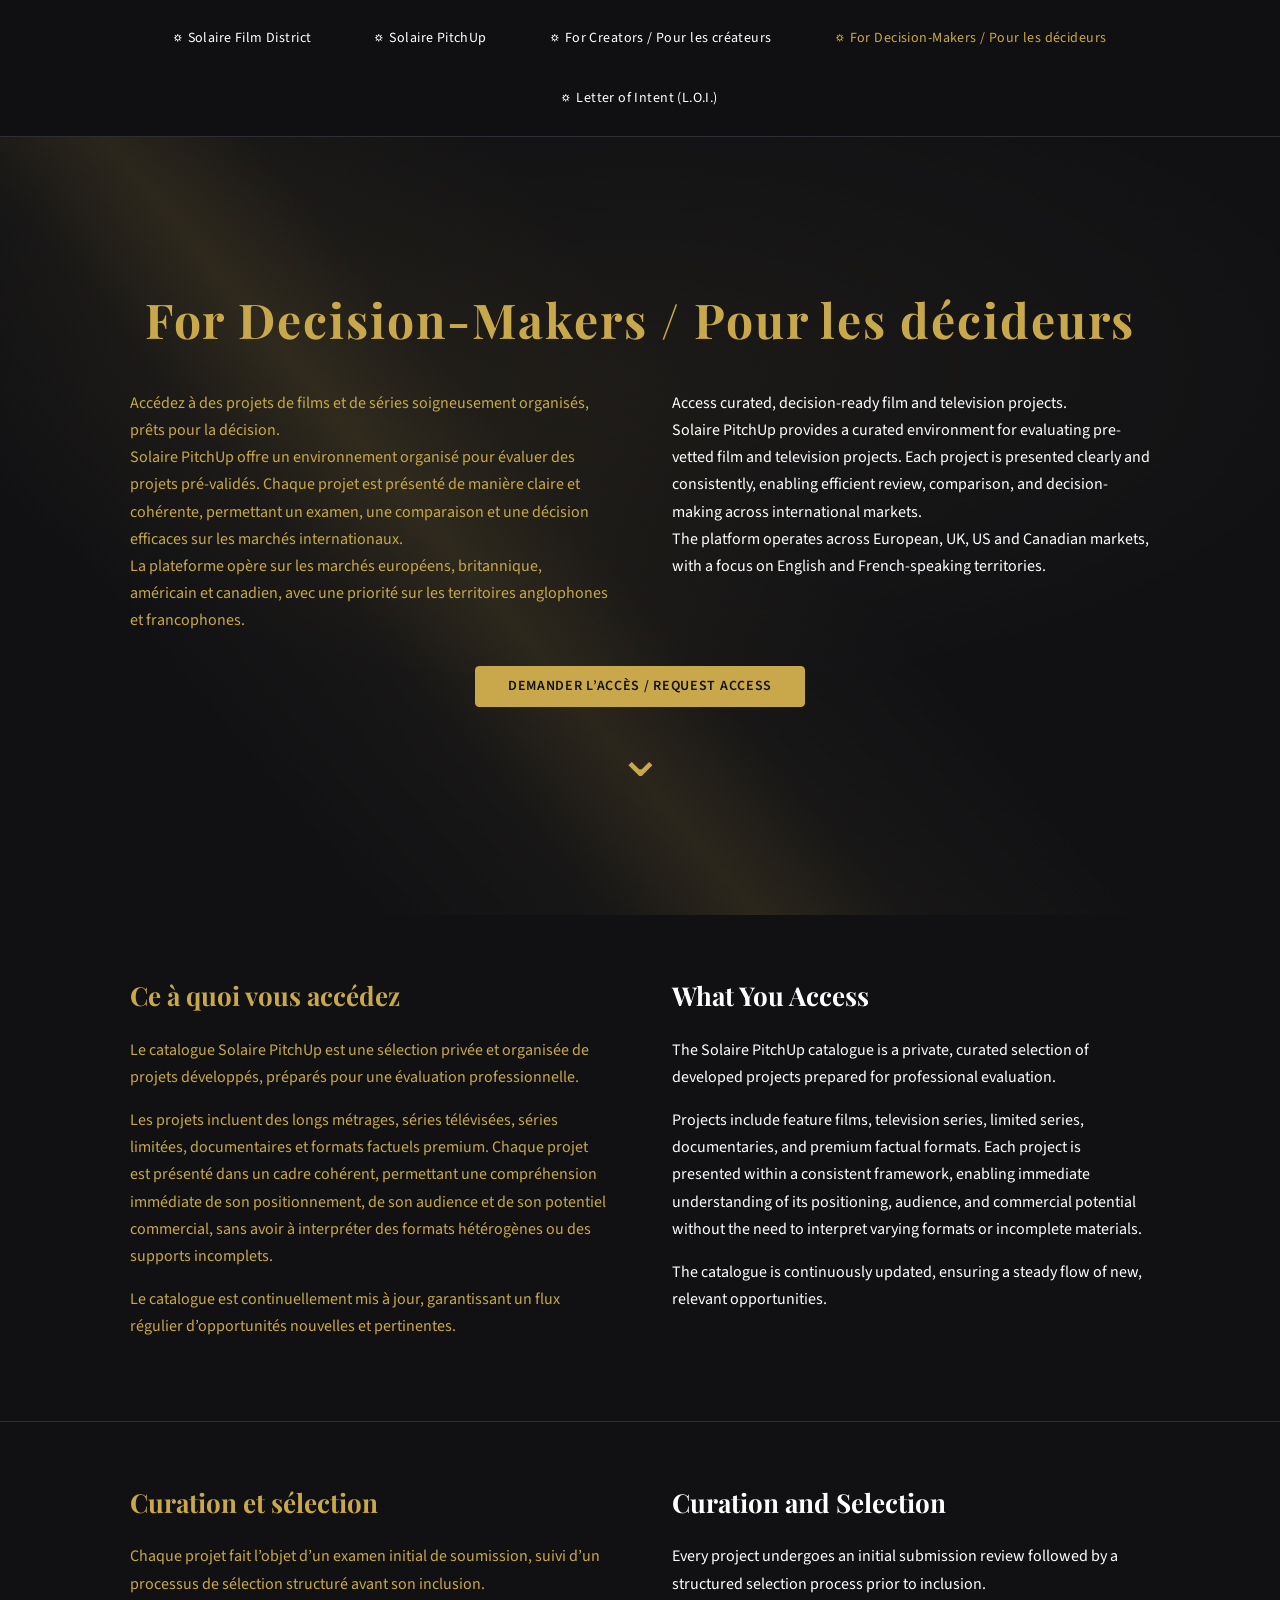
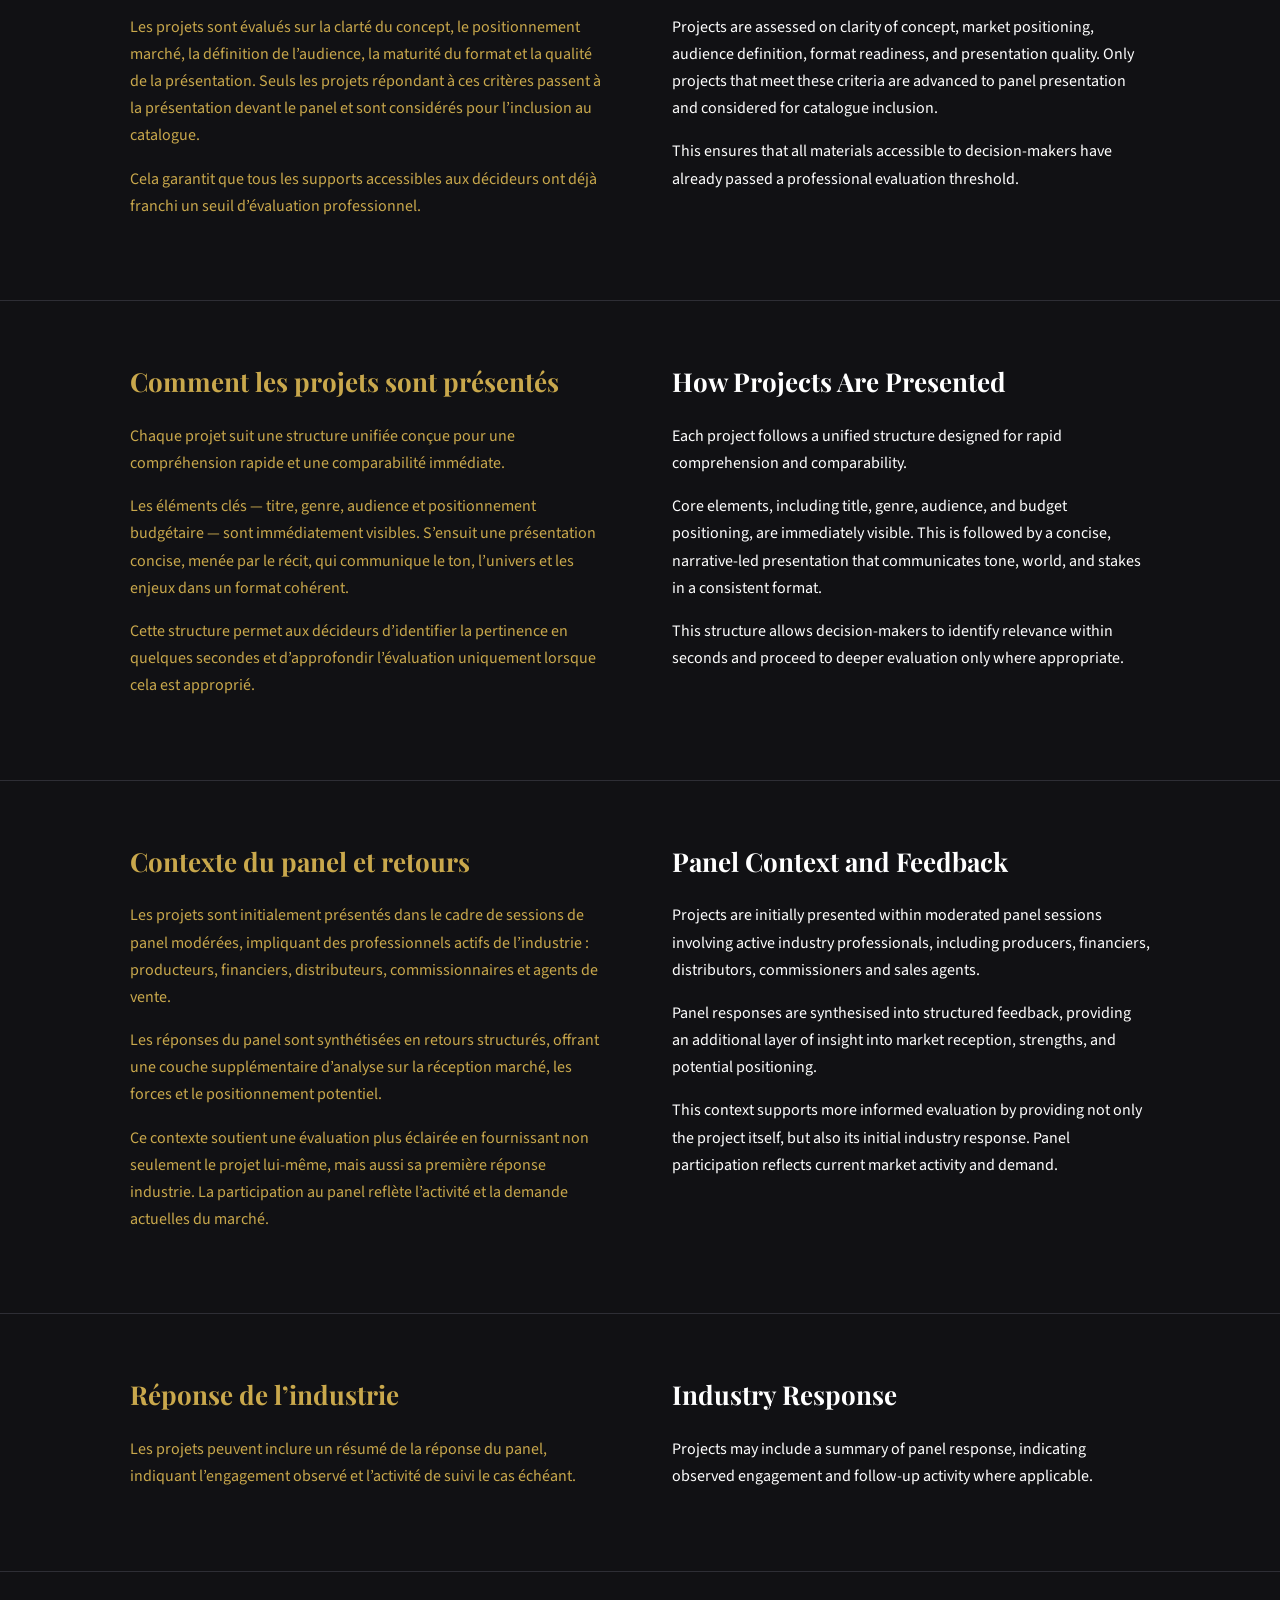
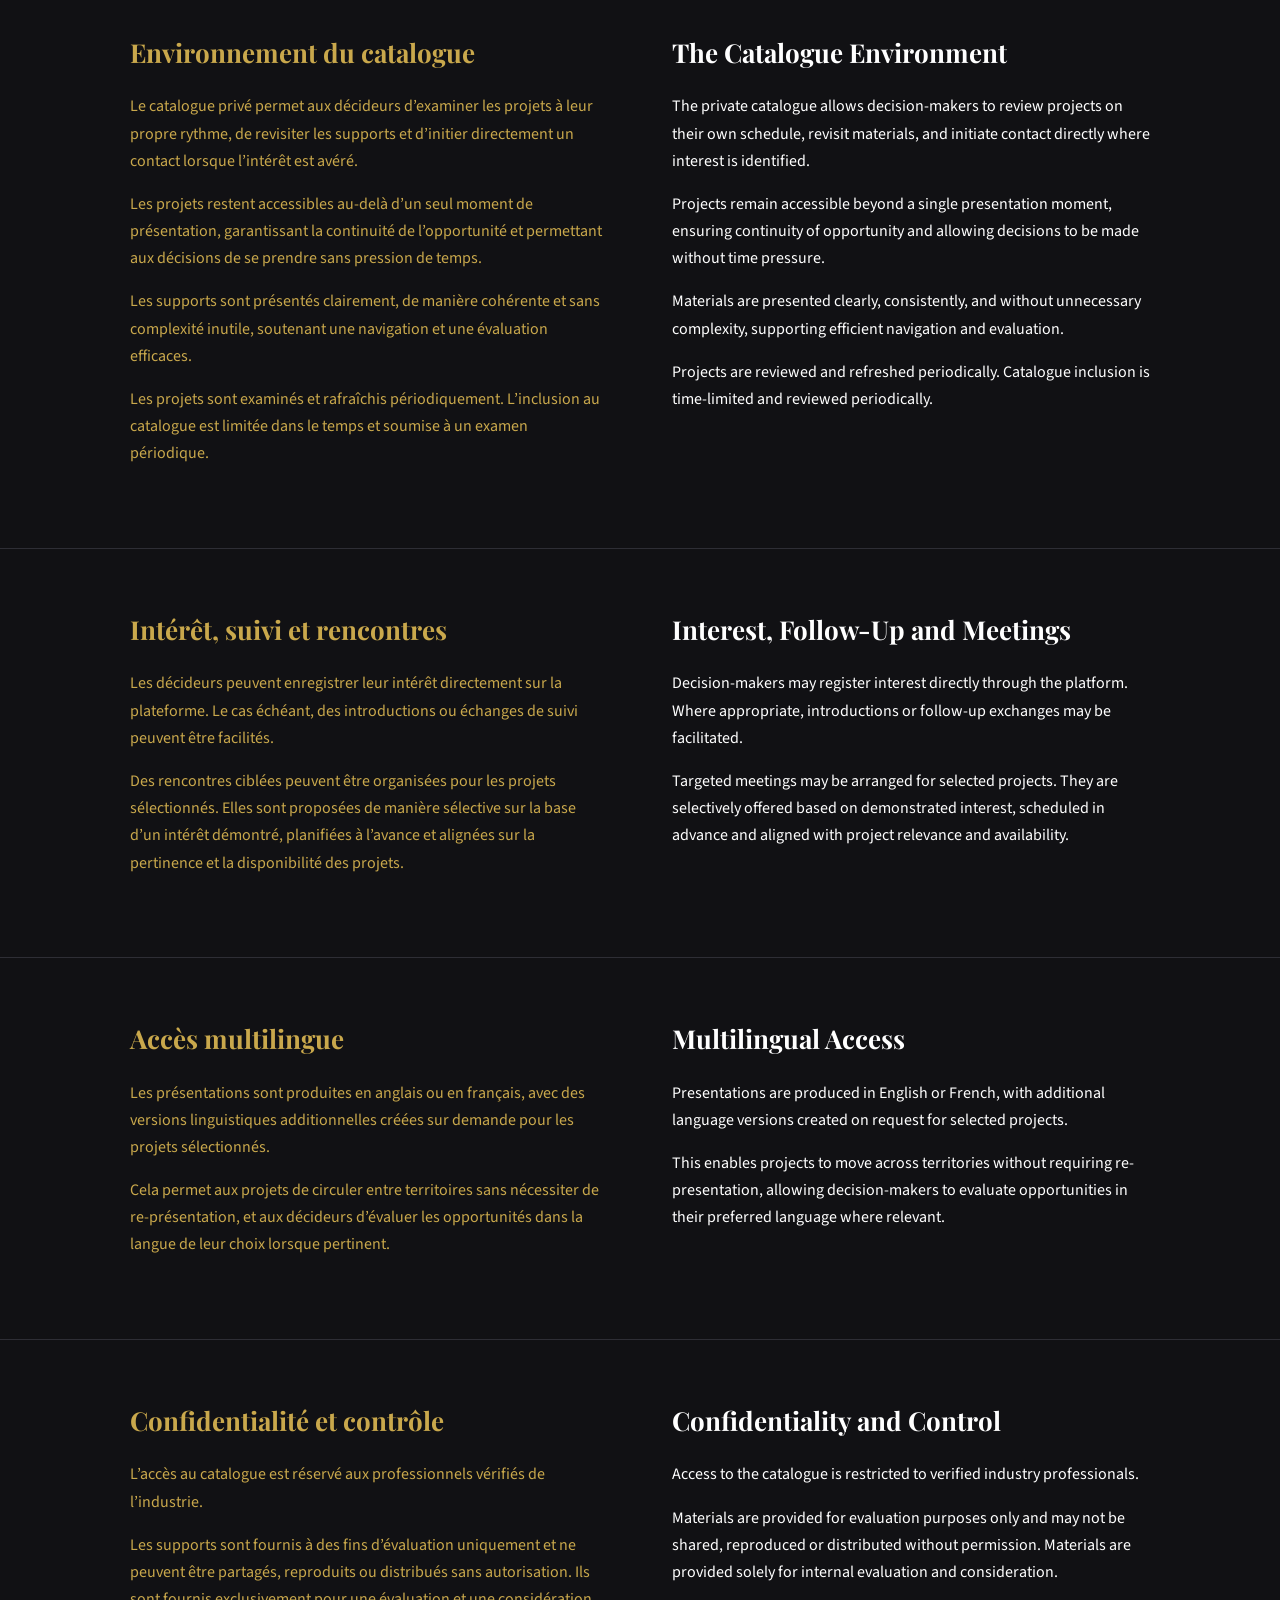
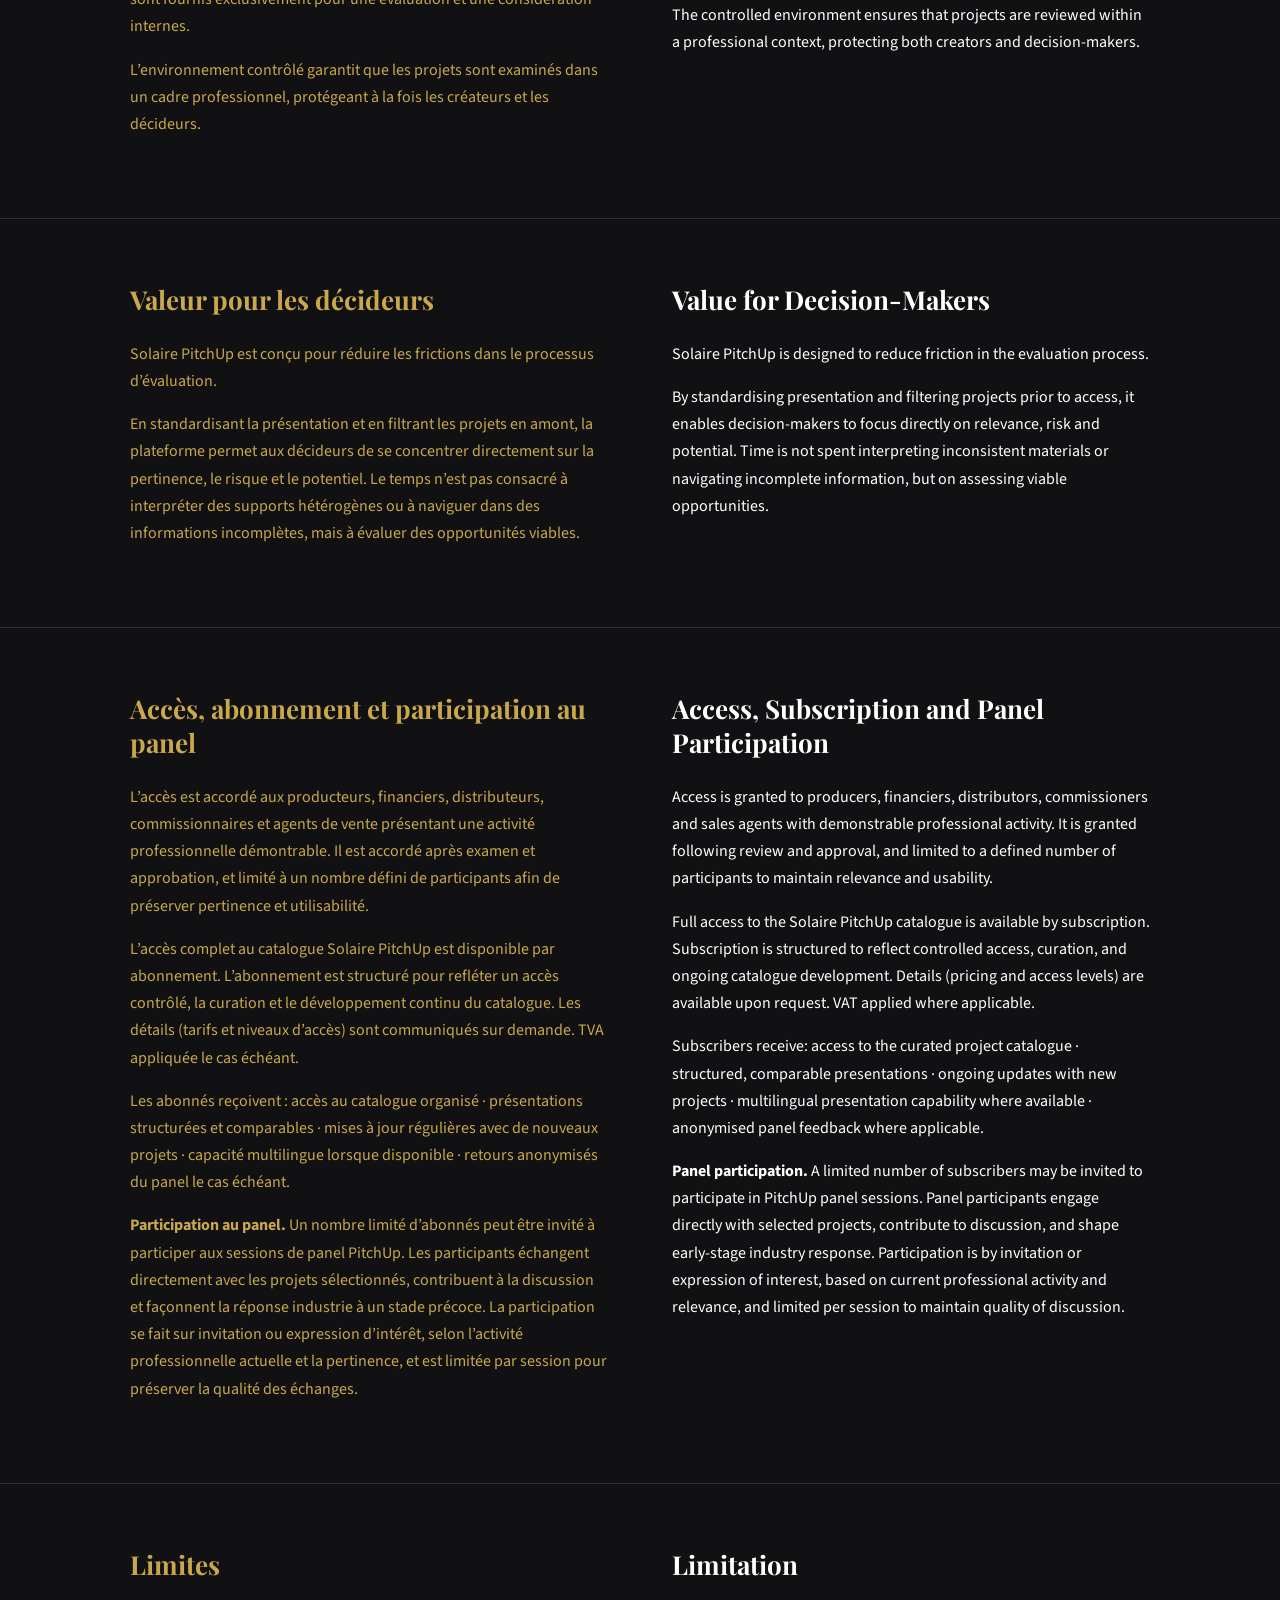
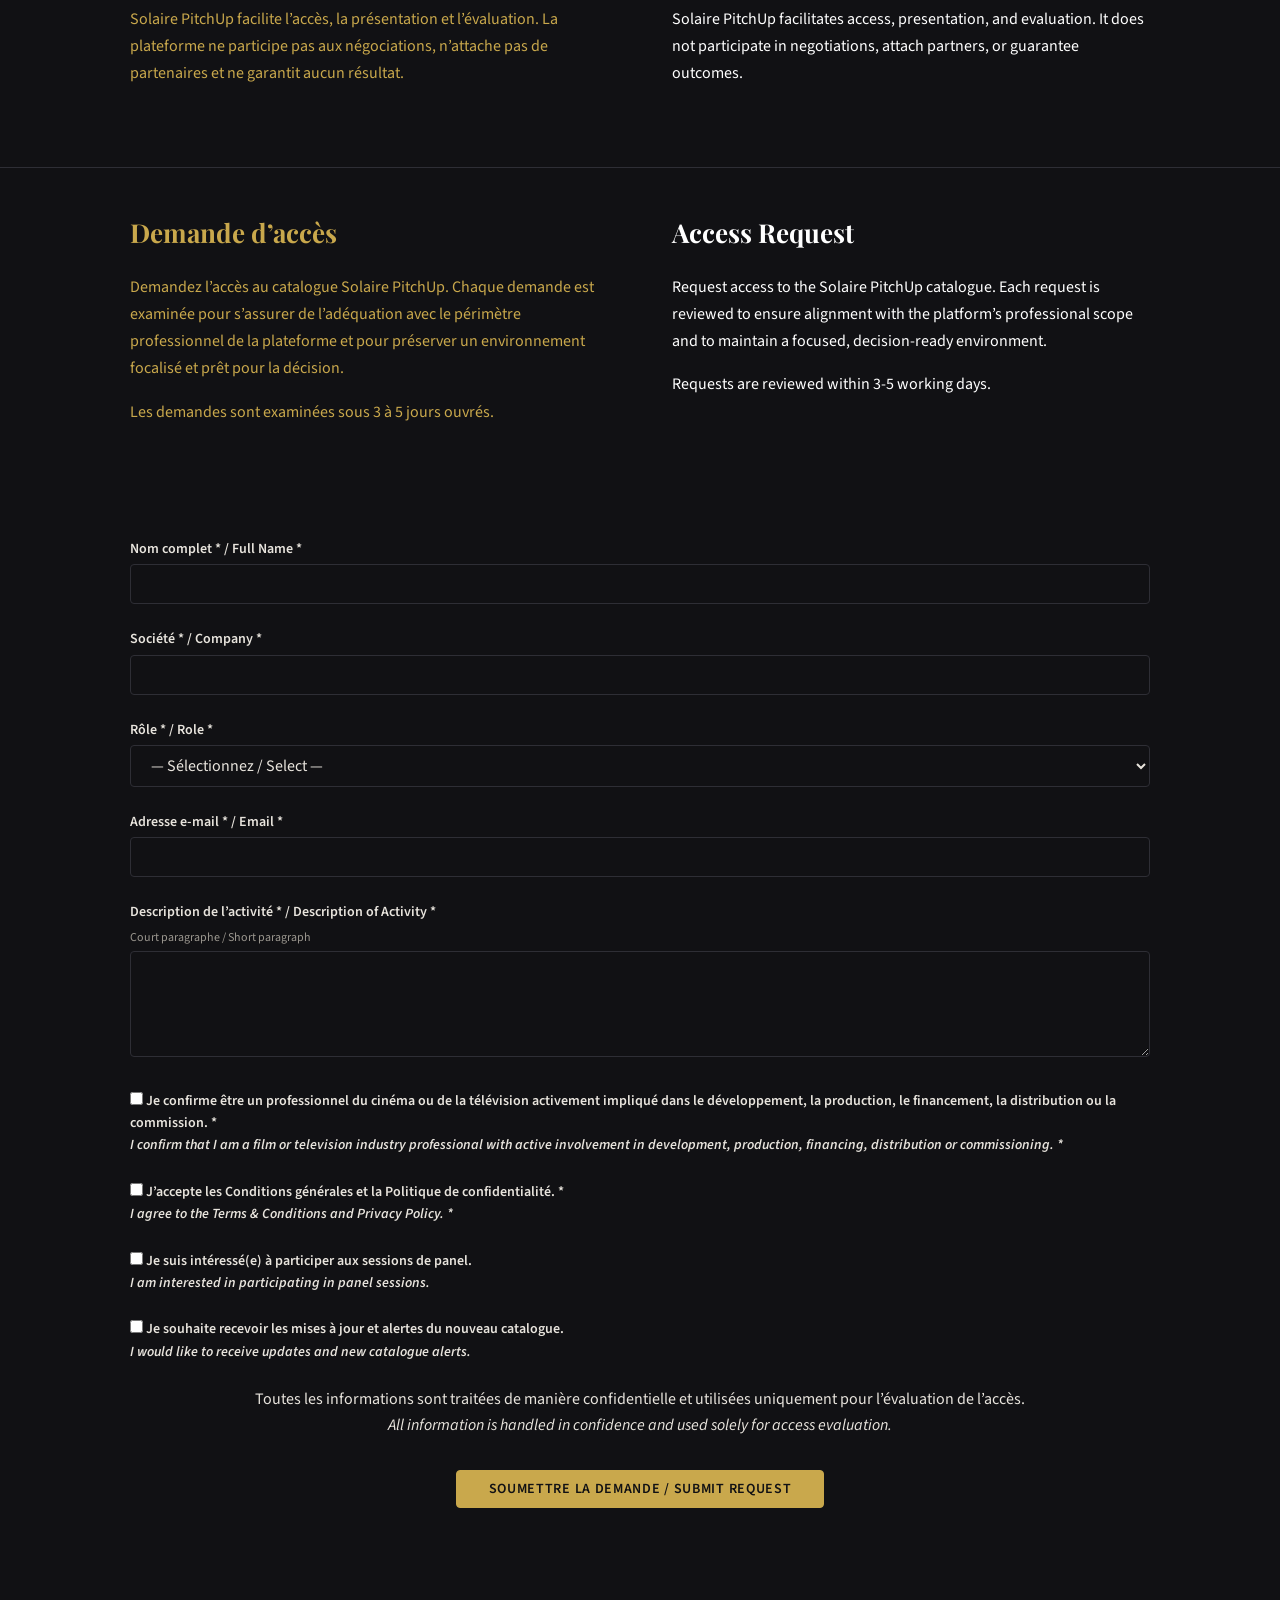
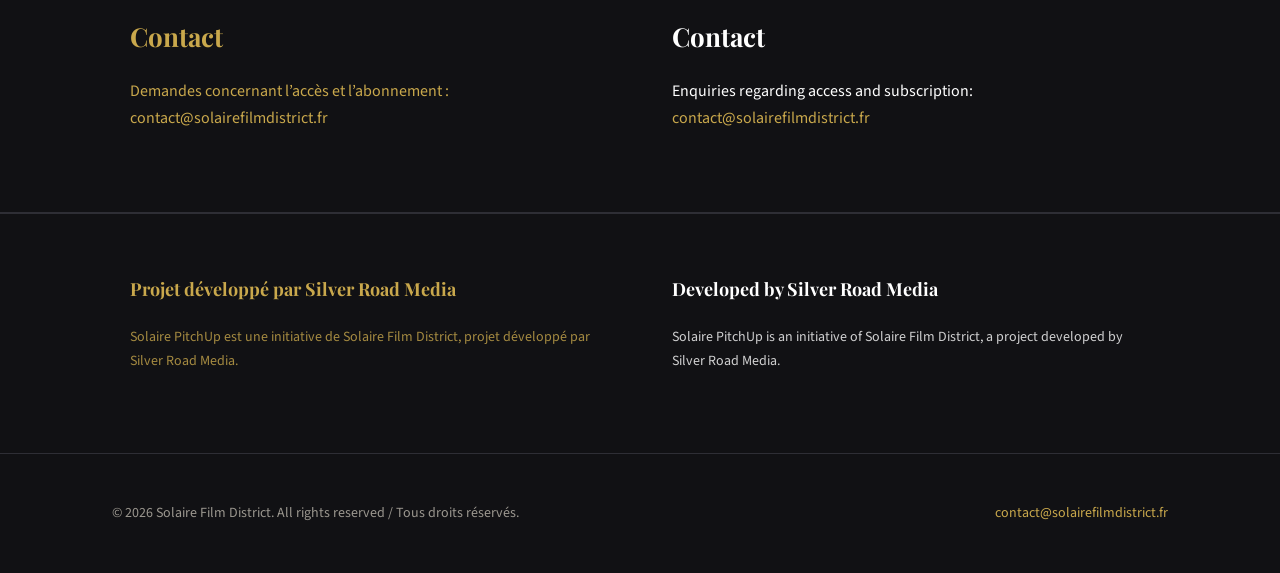
<file: decision-makers.html>
<!DOCTYPE html>
<html lang="en">
<head>
  <meta charset="UTF-8">
  <meta name="viewport" content="width=device-width, initial-scale=1.0">
  <meta name="description" content="For Decision-Makers — Access curated, decision-ready film and television projects through Solaire PitchUp.">
  <title>For Decision-Makers / Pour les d&eacute;cideurs &mdash; Solaire Film District</title>
  <link rel="icon" type="image/svg+xml" href="favicon.svg">
  <link rel="preconnect" href="https://fonts.googleapis.com">
  <link rel="preconnect" href="https://fonts.gstatic.com" crossorigin>
  <link href="https://fonts.googleapis.com/css2?family=Playfair+Display:wght@400;700&family=Source+Sans+3:wght@300;400;600;700&display=swap" rel="stylesheet">
  <link rel="stylesheet" href="css/style.css">

  <!-- Open Graph -->
  <meta property="og:title" content="For Decision-Makers &mdash; Solaire Film District">
  <meta property="og:description" content="Access curated, decision-ready film and television projects through Solaire PitchUp.">
  <meta property="og:image" content="https://solairefilmdistrict.fr/logo-solaire.jpeg">
  <meta property="og:url" content="https://solairefilmdistrict.fr/decision-makers.html">
  <meta property="og:type" content="website">
  <meta property="og:locale" content="en_GB">
  <meta property="og:locale:alternate" content="fr_FR">
  <meta name="twitter:card" content="summary_large_image">
</head>
<body>

  <a href="#main-content" class="skip-nav">Skip to content</a>

  <!-- Sticky Header -->
  <header class="site-header" role="banner">
    <div class="container">
      <a href="index.html" class="nav-item">
        <span class="nav-sun">&#9788;</span> Solaire Film District
      </a>
      <a href="pitchup.html" class="nav-item">
        <span class="nav-sun">&#9788;</span> Solaire PitchUp
      </a>
      <a href="creators.html" class="nav-item">
        <span class="nav-sun">&#9788;</span> For Creators / Pour les cr&eacute;ateurs
      </a>
      <a href="decision-makers.html" class="nav-item" aria-current="page">
        <span class="nav-sun">&#9788;</span> For Decision-Makers / Pour les d&eacute;cideurs
      </a>
      <a href="loi.html" class="nav-item">
        <span class="nav-sun">&#9788;</span> Letter of Intent (L.O.I.)
      </a>
    </div>
  </header>

  <main id="main-content">

    <!-- ============================================
         HERO
         ============================================ -->
    <section class="loi-hero">
      <div class="pillar">
        <h1>For Decision-Makers / Pour les d&eacute;cideurs</h1>
        <div class="hero-intro">
          <div class="hero-intro-fr" lang="fr">
            <p>Acc&eacute;dez &agrave; des projets de films et de s&eacute;ries soigneusement organis&eacute;s, pr&ecirc;ts pour la d&eacute;cision.</p>
            <p>Solaire PitchUp offre un environnement organis&eacute; pour &eacute;valuer des projets pr&eacute;-valid&eacute;s. Chaque projet est pr&eacute;sent&eacute; de mani&egrave;re claire et coh&eacute;rente, permettant un examen, une comparaison et une d&eacute;cision efficaces sur les march&eacute;s internationaux.</p>
            <p>La plateforme op&egrave;re sur les march&eacute;s europ&eacute;ens, britannique, am&eacute;ricain et canadien, avec une priorit&eacute; sur les territoires anglophones et francophones.</p>
          </div>
          <div class="hero-intro-en" lang="en">
            <p>Access curated, decision-ready film and television projects.</p>
            <p>Solaire PitchUp provides a curated environment for evaluating pre-vetted film and television projects. Each project is presented clearly and consistently, enabling efficient review, comparison, and decision-making across international markets.</p>
            <p>The platform operates across European, UK, US and Canadian markets, with a focus on English and French-speaking territories.</p>
          </div>
        </div>

        <div class="form-submit-wrap">
          <a href="#access-request" class="btn-submit">
            Demander l&rsquo;acc&egrave;s / Request Access
          </a>
        </div>

        <div class="scroll-cue">
          <a href="#section-access" aria-label="Scroll to content"><span class="scroll-arrow">&#8964;</span></a>
        </div>
      </div>
    </section>


    <!-- ============================================
         WHAT YOU ACCESS
         ============================================ -->
    <section id="section-access" class="content-section">
      <div class="pillar">
        <div class="bilingual">
          <div class="bilingual-fr" lang="fr">
            <h2>Ce &agrave; quoi vous acc&eacute;dez</h2>
            <p>Le catalogue Solaire PitchUp est une s&eacute;lection priv&eacute;e et organis&eacute;e de projets d&eacute;velopp&eacute;s, pr&eacute;par&eacute;s pour une &eacute;valuation professionnelle.</p>
            <p>Les projets incluent des longs m&eacute;trages, s&eacute;ries t&eacute;l&eacute;vis&eacute;es, s&eacute;ries limit&eacute;es, documentaires et formats factuels premium. Chaque projet est pr&eacute;sent&eacute; dans un cadre coh&eacute;rent, permettant une compr&eacute;hension imm&eacute;diate de son positionnement, de son audience et de son potentiel commercial, sans avoir &agrave; interpr&eacute;ter des formats h&eacute;t&eacute;rog&egrave;nes ou des supports incomplets.</p>
            <p>Le catalogue est continuellement mis &agrave; jour, garantissant un flux r&eacute;gulier d&rsquo;opportunit&eacute;s nouvelles et pertinentes.</p>
          </div>
          <div class="bilingual-en" lang="en">
            <h2>What You Access</h2>
            <p>The Solaire PitchUp catalogue is a private, curated selection of developed projects prepared for professional evaluation.</p>
            <p>Projects include feature films, television series, limited series, documentaries, and premium factual formats. Each project is presented within a consistent framework, enabling immediate understanding of its positioning, audience, and commercial potential without the need to interpret varying formats or incomplete materials.</p>
            <p>The catalogue is continuously updated, ensuring a steady flow of new, relevant opportunities.</p>
          </div>
        </div>
      </div>
    </section>


    <!-- ============================================
         CURATION AND SELECTION
         ============================================ -->
    <section class="content-section">
      <div class="pillar">
        <div class="bilingual">
          <div class="bilingual-fr" lang="fr">
            <h2>Curation et s&eacute;lection</h2>
            <p>Chaque projet fait l&rsquo;objet d&rsquo;un examen initial de soumission, suivi d&rsquo;un processus de s&eacute;lection structur&eacute; avant son inclusion.</p>
            <p>Les projets sont &eacute;valu&eacute;s sur la clart&eacute; du concept, le positionnement march&eacute;, la d&eacute;finition de l&rsquo;audience, la maturit&eacute; du format et la qualit&eacute; de la pr&eacute;sentation. Seuls les projets r&eacute;pondant &agrave; ces crit&egrave;res passent &agrave; la pr&eacute;sentation devant le panel et sont consid&eacute;r&eacute;s pour l&rsquo;inclusion au catalogue.</p>
            <p>Cela garantit que tous les supports accessibles aux d&eacute;cideurs ont d&eacute;j&agrave; franchi un seuil d&rsquo;&eacute;valuation professionnel.</p>
          </div>
          <div class="bilingual-en" lang="en">
            <h2>Curation and Selection</h2>
            <p>Every project undergoes an initial submission review followed by a structured selection process prior to inclusion.</p>
            <p>Projects are assessed on clarity of concept, market positioning, audience definition, format readiness, and presentation quality. Only projects that meet these criteria are advanced to panel presentation and considered for catalogue inclusion.</p>
            <p>This ensures that all materials accessible to decision-makers have already passed a professional evaluation threshold.</p>
          </div>
        </div>
      </div>
    </section>


    <!-- ============================================
         HOW PROJECTS ARE PRESENTED
         ============================================ -->
    <section class="content-section">
      <div class="pillar">
        <div class="bilingual">
          <div class="bilingual-fr" lang="fr">
            <h2>Comment les projets sont pr&eacute;sent&eacute;s</h2>
            <p>Chaque projet suit une structure unifi&eacute;e con&ccedil;ue pour une compr&eacute;hension rapide et une comparabilit&eacute; imm&eacute;diate.</p>
            <p>Les &eacute;l&eacute;ments cl&eacute;s &mdash; titre, genre, audience et positionnement budg&eacute;taire &mdash; sont imm&eacute;diatement visibles. S&rsquo;ensuit une pr&eacute;sentation concise, men&eacute;e par le r&eacute;cit, qui communique le ton, l&rsquo;univers et les enjeux dans un format coh&eacute;rent.</p>
            <p>Cette structure permet aux d&eacute;cideurs d&rsquo;identifier la pertinence en quelques secondes et d&rsquo;approfondir l&rsquo;&eacute;valuation uniquement lorsque cela est appropri&eacute;.</p>
          </div>
          <div class="bilingual-en" lang="en">
            <h2>How Projects Are Presented</h2>
            <p>Each project follows a unified structure designed for rapid comprehension and comparability.</p>
            <p>Core elements, including title, genre, audience, and budget positioning, are immediately visible. This is followed by a concise, narrative-led presentation that communicates tone, world, and stakes in a consistent format.</p>
            <p>This structure allows decision-makers to identify relevance within seconds and proceed to deeper evaluation only where appropriate.</p>
          </div>
        </div>
      </div>
    </section>


    <!-- ============================================
         PANEL CONTEXT AND FEEDBACK
         ============================================ -->
    <section class="content-section">
      <div class="pillar">
        <div class="bilingual">
          <div class="bilingual-fr" lang="fr">
            <h2>Contexte du panel et retours</h2>
            <p>Les projets sont initialement pr&eacute;sent&eacute;s dans le cadre de sessions de panel mod&eacute;r&eacute;es, impliquant des professionnels actifs de l&rsquo;industrie : producteurs, financiers, distributeurs, commissionnaires et agents de vente.</p>
            <p>Les r&eacute;ponses du panel sont synth&eacute;tis&eacute;es en retours structur&eacute;s, offrant une couche suppl&eacute;mentaire d&rsquo;analyse sur la r&eacute;ception march&eacute;, les forces et le positionnement potentiel.</p>
            <p>Ce contexte soutient une &eacute;valuation plus &eacute;clair&eacute;e en fournissant non seulement le projet lui-m&ecirc;me, mais aussi sa premi&egrave;re r&eacute;ponse industrie. La participation au panel refl&egrave;te l&rsquo;activit&eacute; et la demande actuelles du march&eacute;.</p>
          </div>
          <div class="bilingual-en" lang="en">
            <h2>Panel Context and Feedback</h2>
            <p>Projects are initially presented within moderated panel sessions involving active industry professionals, including producers, financiers, distributors, commissioners and sales agents.</p>
            <p>Panel responses are synthesised into structured feedback, providing an additional layer of insight into market reception, strengths, and potential positioning.</p>
            <p>This context supports more informed evaluation by providing not only the project itself, but also its initial industry response. Panel participation reflects current market activity and demand.</p>
          </div>
        </div>
      </div>
    </section>


    <!-- ============================================
         INDUSTRY RESPONSE
         ============================================ -->
    <section class="content-section">
      <div class="pillar">
        <div class="bilingual">
          <div class="bilingual-fr" lang="fr">
            <h2>R&eacute;ponse de l&rsquo;industrie</h2>
            <p>Les projets peuvent inclure un r&eacute;sum&eacute; de la r&eacute;ponse du panel, indiquant l&rsquo;engagement observ&eacute; et l&rsquo;activit&eacute; de suivi le cas &eacute;ch&eacute;ant.</p>
          </div>
          <div class="bilingual-en" lang="en">
            <h2>Industry Response</h2>
            <p>Projects may include a summary of panel response, indicating observed engagement and follow-up activity where applicable.</p>
          </div>
        </div>
      </div>
    </section>


    <!-- ============================================
         CATALOGUE ENVIRONMENT
         ============================================ -->
    <section class="content-section">
      <div class="pillar">
        <div class="bilingual">
          <div class="bilingual-fr" lang="fr">
            <h2>Environnement du catalogue</h2>
            <p>Le catalogue priv&eacute; permet aux d&eacute;cideurs d&rsquo;examiner les projets &agrave; leur propre rythme, de revisiter les supports et d&rsquo;initier directement un contact lorsque l&rsquo;int&eacute;r&ecirc;t est av&eacute;r&eacute;.</p>
            <p>Les projets restent accessibles au-del&agrave; d&rsquo;un seul moment de pr&eacute;sentation, garantissant la continuit&eacute; de l&rsquo;opportunit&eacute; et permettant aux d&eacute;cisions de se prendre sans pression de temps.</p>
            <p>Les supports sont pr&eacute;sent&eacute;s clairement, de mani&egrave;re coh&eacute;rente et sans complexit&eacute; inutile, soutenant une navigation et une &eacute;valuation efficaces.</p>
            <p>Les projets sont examin&eacute;s et rafra&icirc;chis p&eacute;riodiquement. L&rsquo;inclusion au catalogue est limit&eacute;e dans le temps et soumise &agrave; un examen p&eacute;riodique.</p>
          </div>
          <div class="bilingual-en" lang="en">
            <h2>The Catalogue Environment</h2>
            <p>The private catalogue allows decision-makers to review projects on their own schedule, revisit materials, and initiate contact directly where interest is identified.</p>
            <p>Projects remain accessible beyond a single presentation moment, ensuring continuity of opportunity and allowing decisions to be made without time pressure.</p>
            <p>Materials are presented clearly, consistently, and without unnecessary complexity, supporting efficient navigation and evaluation.</p>
            <p>Projects are reviewed and refreshed periodically. Catalogue inclusion is time-limited and reviewed periodically.</p>
          </div>
        </div>
      </div>
    </section>


    <!-- ============================================
         INTEREST, FOLLOW-UP & MEETINGS
         ============================================ -->
    <section class="content-section">
      <div class="pillar">
        <div class="bilingual">
          <div class="bilingual-fr" lang="fr">
            <h2>Int&eacute;r&ecirc;t, suivi et rencontres</h2>
            <p>Les d&eacute;cideurs peuvent enregistrer leur int&eacute;r&ecirc;t directement sur la plateforme. Le cas &eacute;ch&eacute;ant, des introductions ou &eacute;changes de suivi peuvent &ecirc;tre facilit&eacute;s.</p>
            <p>Des rencontres cibl&eacute;es peuvent &ecirc;tre organis&eacute;es pour les projets s&eacute;lectionn&eacute;s. Elles sont propos&eacute;es de mani&egrave;re s&eacute;lective sur la base d&rsquo;un int&eacute;r&ecirc;t d&eacute;montr&eacute;, planifi&eacute;es &agrave; l&rsquo;avance et align&eacute;es sur la pertinence et la disponibilit&eacute; des projets.</p>
          </div>
          <div class="bilingual-en" lang="en">
            <h2>Interest, Follow-Up and Meetings</h2>
            <p>Decision-makers may register interest directly through the platform. Where appropriate, introductions or follow-up exchanges may be facilitated.</p>
            <p>Targeted meetings may be arranged for selected projects. They are selectively offered based on demonstrated interest, scheduled in advance and aligned with project relevance and availability.</p>
          </div>
        </div>
      </div>
    </section>


    <!-- ============================================
         MULTILINGUAL ACCESS
         ============================================ -->
    <section class="content-section">
      <div class="pillar">
        <div class="bilingual">
          <div class="bilingual-fr" lang="fr">
            <h2>Acc&egrave;s multilingue</h2>
            <p>Les pr&eacute;sentations sont produites en anglais ou en fran&ccedil;ais, avec des versions linguistiques additionnelles cr&eacute;&eacute;es sur demande pour les projets s&eacute;lectionn&eacute;s.</p>
            <p>Cela permet aux projets de circuler entre territoires sans n&eacute;cessiter de re-pr&eacute;sentation, et aux d&eacute;cideurs d&rsquo;&eacute;valuer les opportunit&eacute;s dans la langue de leur choix lorsque pertinent.</p>
          </div>
          <div class="bilingual-en" lang="en">
            <h2>Multilingual Access</h2>
            <p>Presentations are produced in English or French, with additional language versions created on request for selected projects.</p>
            <p>This enables projects to move across territories without requiring re-presentation, allowing decision-makers to evaluate opportunities in their preferred language where relevant.</p>
          </div>
        </div>
      </div>
    </section>


    <!-- ============================================
         CONFIDENTIALITY AND CONTROL
         ============================================ -->
    <section class="content-section">
      <div class="pillar">
        <div class="bilingual">
          <div class="bilingual-fr" lang="fr">
            <h2>Confidentialit&eacute; et contr&ocirc;le</h2>
            <p>L&rsquo;acc&egrave;s au catalogue est r&eacute;serv&eacute; aux professionnels v&eacute;rifi&eacute;s de l&rsquo;industrie.</p>
            <p>Les supports sont fournis &agrave; des fins d&rsquo;&eacute;valuation uniquement et ne peuvent &ecirc;tre partag&eacute;s, reproduits ou distribu&eacute;s sans autorisation. Ils sont fournis exclusivement pour une &eacute;valuation et une consid&eacute;ration internes.</p>
            <p>L&rsquo;environnement contr&ocirc;l&eacute; garantit que les projets sont examin&eacute;s dans un cadre professionnel, prot&eacute;geant &agrave; la fois les cr&eacute;ateurs et les d&eacute;cideurs.</p>
          </div>
          <div class="bilingual-en" lang="en">
            <h2>Confidentiality and Control</h2>
            <p>Access to the catalogue is restricted to verified industry professionals.</p>
            <p>Materials are provided for evaluation purposes only and may not be shared, reproduced or distributed without permission. Materials are provided solely for internal evaluation and consideration.</p>
            <p>The controlled environment ensures that projects are reviewed within a professional context, protecting both creators and decision-makers.</p>
          </div>
        </div>
      </div>
    </section>


    <!-- ============================================
         VALUE FOR DECISION-MAKERS
         ============================================ -->
    <section class="content-section">
      <div class="pillar">
        <div class="bilingual">
          <div class="bilingual-fr" lang="fr">
            <h2>Valeur pour les d&eacute;cideurs</h2>
            <p>Solaire PitchUp est con&ccedil;u pour r&eacute;duire les frictions dans le processus d&rsquo;&eacute;valuation.</p>
            <p>En standardisant la pr&eacute;sentation et en filtrant les projets en amont, la plateforme permet aux d&eacute;cideurs de se concentrer directement sur la pertinence, le risque et le potentiel. Le temps n&rsquo;est pas consacr&eacute; &agrave; interpr&eacute;ter des supports h&eacute;t&eacute;rog&egrave;nes ou &agrave; naviguer dans des informations incompl&egrave;tes, mais &agrave; &eacute;valuer des opportunit&eacute;s viables.</p>
          </div>
          <div class="bilingual-en" lang="en">
            <h2>Value for Decision-Makers</h2>
            <p>Solaire PitchUp is designed to reduce friction in the evaluation process.</p>
            <p>By standardising presentation and filtering projects prior to access, it enables decision-makers to focus directly on relevance, risk and potential. Time is not spent interpreting inconsistent materials or navigating incomplete information, but on assessing viable opportunities.</p>
          </div>
        </div>
      </div>
    </section>


    <!-- ============================================
         ACCESS, SUBSCRIPTION & PANEL PARTICIPATION
         ============================================ -->
    <section class="content-section">
      <div class="pillar">
        <div class="bilingual">
          <div class="bilingual-fr" lang="fr">
            <h2>Acc&egrave;s, abonnement et participation au panel</h2>
            <p>L&rsquo;acc&egrave;s est accord&eacute; aux producteurs, financiers, distributeurs, commissionnaires et agents de vente pr&eacute;sentant une activit&eacute; professionnelle d&eacute;montrable. Il est accord&eacute; apr&egrave;s examen et approbation, et limit&eacute; &agrave; un nombre d&eacute;fini de participants afin de pr&eacute;server pertinence et utilisabilit&eacute;.</p>
            <p>L&rsquo;acc&egrave;s complet au catalogue Solaire PitchUp est disponible par abonnement. L&rsquo;abonnement est structur&eacute; pour refl&eacute;ter un acc&egrave;s contr&ocirc;l&eacute;, la curation et le d&eacute;veloppement continu du catalogue. Les d&eacute;tails (tarifs et niveaux d&rsquo;acc&egrave;s) sont communiqu&eacute;s sur demande. TVA appliqu&eacute;e le cas &eacute;ch&eacute;ant.</p>
            <p>Les abonn&eacute;s re&ccedil;oivent : acc&egrave;s au catalogue organis&eacute; &middot; pr&eacute;sentations structur&eacute;es et comparables &middot; mises &agrave; jour r&eacute;guli&egrave;res avec de nouveaux projets &middot; capacit&eacute; multilingue lorsque disponible &middot; retours anonymis&eacute;s du panel le cas &eacute;ch&eacute;ant.</p>
            <p><strong>Participation au panel.</strong> Un nombre limit&eacute; d&rsquo;abonn&eacute;s peut &ecirc;tre invit&eacute; &agrave; participer aux sessions de panel PitchUp. Les participants &eacute;changent directement avec les projets s&eacute;lectionn&eacute;s, contribuent &agrave; la discussion et fa&ccedil;onnent la r&eacute;ponse industrie &agrave; un stade pr&eacute;coce. La participation se fait sur invitation ou expression d&rsquo;int&eacute;r&ecirc;t, selon l&rsquo;activit&eacute; professionnelle actuelle et la pertinence, et est limit&eacute;e par session pour pr&eacute;server la qualit&eacute; des &eacute;changes.</p>
          </div>
          <div class="bilingual-en" lang="en">
            <h2>Access, Subscription and Panel Participation</h2>
            <p>Access is granted to producers, financiers, distributors, commissioners and sales agents with demonstrable professional activity. It is granted following review and approval, and limited to a defined number of participants to maintain relevance and usability.</p>
            <p>Full access to the Solaire PitchUp catalogue is available by subscription. Subscription is structured to reflect controlled access, curation, and ongoing catalogue development. Details (pricing and access levels) are available upon request. VAT applied where applicable.</p>
            <p>Subscribers receive: access to the curated project catalogue &middot; structured, comparable presentations &middot; ongoing updates with new projects &middot; multilingual presentation capability where available &middot; anonymised panel feedback where applicable.</p>
            <p><strong>Panel participation.</strong> A limited number of subscribers may be invited to participate in PitchUp panel sessions. Panel participants engage directly with selected projects, contribute to discussion, and shape early-stage industry response. Participation is by invitation or expression of interest, based on current professional activity and relevance, and limited per session to maintain quality of discussion.</p>
          </div>
        </div>
      </div>
    </section>


    <!-- ============================================
         LIMITATION
         ============================================ -->
    <section class="content-section">
      <div class="pillar">
        <div class="bilingual">
          <div class="bilingual-fr" lang="fr">
            <h2>Limites</h2>
            <p>Solaire PitchUp facilite l&rsquo;acc&egrave;s, la pr&eacute;sentation et l&rsquo;&eacute;valuation. La plateforme ne participe pas aux n&eacute;gociations, n&rsquo;attache pas de partenaires et ne garantit aucun r&eacute;sultat.</p>
          </div>
          <div class="bilingual-en" lang="en">
            <h2>Limitation</h2>
            <p>Solaire PitchUp facilitates access, presentation, and evaluation. It does not participate in negotiations, attach partners, or guarantee outcomes.</p>
          </div>
        </div>
      </div>
    </section>


    <!-- ============================================
         ACCESS REQUEST FORM
         ============================================ -->
    <section id="access-request" class="loi-explanation">
      <div class="pillar">
        <div class="bilingual">
          <div class="bilingual-fr" lang="fr">
            <h2>Demande d&rsquo;acc&egrave;s</h2>
            <p>Demandez l&rsquo;acc&egrave;s au catalogue Solaire PitchUp. Chaque demande est examin&eacute;e pour s&rsquo;assurer de l&rsquo;ad&eacute;quation avec le p&eacute;rim&egrave;tre professionnel de la plateforme et pour pr&eacute;server un environnement focalis&eacute; et pr&ecirc;t pour la d&eacute;cision.</p>
            <p>Les demandes sont examin&eacute;es sous 3 &agrave; 5 jours ouvr&eacute;s.</p>
          </div>
          <div class="bilingual-en" lang="en">
            <h2>Access Request</h2>
            <p>Request access to the Solaire PitchUp catalogue. Each request is reviewed to ensure alignment with the platform&rsquo;s professional scope and to maintain a focused, decision-ready environment.</p>
            <p>Requests are reviewed within 3-5 working days.</p>
          </div>
        </div>
      </div>
    </section>

    <section class="form-section">
      <div class="pillar">
        <form
          action="https://formspree.io/f/xwvkjpaz"
          method="POST"
          aria-label="Solaire PitchUp access request form"
        >
          <input type="hidden" name="_next" value="https://solairefilmdistrict.fr/thank-you.html">
          <input type="hidden" name="_subject" value="Solaire PitchUp &mdash; Access Request">

          <div class="form-honey" aria-hidden="true">
            <label for="honeypot-dm">Do not fill this field</label>
            <input type="text" id="honeypot-dm" name="_gotcha" tabindex="-1" autocomplete="off">
          </div>

          <div class="form-group">
            <label for="dm-name">
              Nom complet * / Full Name *
            </label>
            <input type="text" id="dm-name" name="contact_name" required>
          </div>

          <div class="form-group">
            <label for="dm-company">
              Soci&eacute;t&eacute; * / Company *
            </label>
            <input type="text" id="dm-company" name="company" required>
          </div>

          <div class="form-group">
            <label for="dm-role">
              R&ocirc;le * / Role *
            </label>
            <select id="dm-role" name="role" required>
              <option value="">&mdash; S&eacute;lectionnez / Select &mdash;</option>
              <option value="producer">Producteur / Producer</option>
              <option value="financier">Financier / Financier</option>
              <option value="distributor">Distributeur / Distributor</option>
              <option value="commissioner">Commissionnaire / Commissioner</option>
              <option value="sales-agent">Agent de vente / Sales Agent</option>
              <option value="executive-studio">Cadre / Studio &mdash; Executive / Studio</option>
              <option value="other">Autre / Other</option>
            </select>
          </div>

          <div class="form-group">
            <label for="dm-email">
              Adresse e-mail * / Email *
            </label>
            <input type="email" id="dm-email" name="email" required>
          </div>

          <div class="form-group">
            <label for="dm-activity">
              Description de l&rsquo;activit&eacute; * / Description of Activity *
            </label>
            <span class="hint">Court paragraphe / Short paragraph</span>
            <textarea id="dm-activity" name="activity_description" rows="4" required></textarea>
          </div>

          <div class="form-group">
            <label>
              <input type="checkbox" name="confirm_professional" value="yes" required>
              Je confirme &ecirc;tre un professionnel du cin&eacute;ma ou de la t&eacute;l&eacute;vision activement impliqu&eacute; dans le d&eacute;veloppement, la production, le financement, la distribution ou la commission. *
              <br>
              <em>I confirm that I am a film or television industry professional with active involvement in development, production, financing, distribution or commissioning. *</em>
            </label>
          </div>

          <div class="form-group">
            <label>
              <input type="checkbox" name="accept_terms" value="yes" required>
              J&rsquo;accepte les Conditions g&eacute;n&eacute;rales et la Politique de confidentialit&eacute;. *
              <br>
              <em>I agree to the Terms &amp; Conditions and Privacy Policy. *</em>
            </label>
          </div>

          <div class="form-group">
            <label>
              <input type="checkbox" name="interested_panels" value="yes">
              Je suis int&eacute;ress&eacute;(e) &agrave; participer aux sessions de panel.
              <br>
              <em>I am interested in participating in panel sessions.</em>
            </label>
          </div>

          <div class="form-group">
            <label>
              <input type="checkbox" name="receive_updates" value="yes">
              Je souhaite recevoir les mises &agrave; jour et alertes du nouveau catalogue.
              <br>
              <em>I would like to receive updates and new catalogue alerts.</em>
            </label>
          </div>

          <p class="hint" style="text-align:center;margin-top:var(--space-md);">
            Toutes les informations sont trait&eacute;es de mani&egrave;re confidentielle et utilis&eacute;es uniquement pour l&rsquo;&eacute;valuation de l&rsquo;acc&egrave;s.<br>
            <em>All information is handled in confidence and used solely for access evaluation.</em>
          </p>

          <div class="form-submit-wrap">
            <button type="submit" class="btn-submit">
              Soumettre la demande / Submit Request
            </button>
          </div>
        </form>
      </div>
    </section>


    <!-- ============================================
         CONTACT
         ============================================ -->
    <section class="content-section">
      <div class="pillar">
        <div class="bilingual">
          <div class="bilingual-fr" lang="fr">
            <h2>Contact</h2>
            <p>Demandes concernant l&rsquo;acc&egrave;s et l&rsquo;abonnement : <a href="mailto:contact@solairefilmdistrict.fr">contact@solairefilmdistrict.fr</a></p>
          </div>
          <div class="bilingual-en" lang="en">
            <h2>Contact</h2>
            <p>Enquiries regarding access and subscription: <a href="mailto:contact@solairefilmdistrict.fr">contact@solairefilmdistrict.fr</a></p>
          </div>
        </div>
      </div>
    </section>


    <!-- ============================================
         ATTRIBUTION
         ============================================ -->
    <section class="attribution">
      <div class="pillar">
        <div class="bilingual">
          <div class="bilingual-fr" lang="fr">
            <h2>Projet d&eacute;velopp&eacute; par Silver Road Media</h2>
            <p>Solaire PitchUp est une initiative de Solaire Film District, projet d&eacute;velopp&eacute; par Silver Road Media.</p>
          </div>
          <div class="bilingual-en" lang="en">
            <h2>Developed by Silver Road Media</h2>
            <p>Solaire PitchUp is an initiative of Solaire Film District, a project developed by Silver Road Media.</p>
          </div>
        </div>
      </div>
    </section>

  </main>

  <footer class="site-footer" role="contentinfo">
    <div class="container">
      <p>&copy; 2026 Solaire Film District. All rights reserved / Tous droits r&eacute;serv&eacute;s.</p>
      <p><a href="mailto:contact@solairefilmdistrict.fr">contact@solairefilmdistrict.fr</a></p>
    </div>
  </footer>

</body>
</html>
</file>
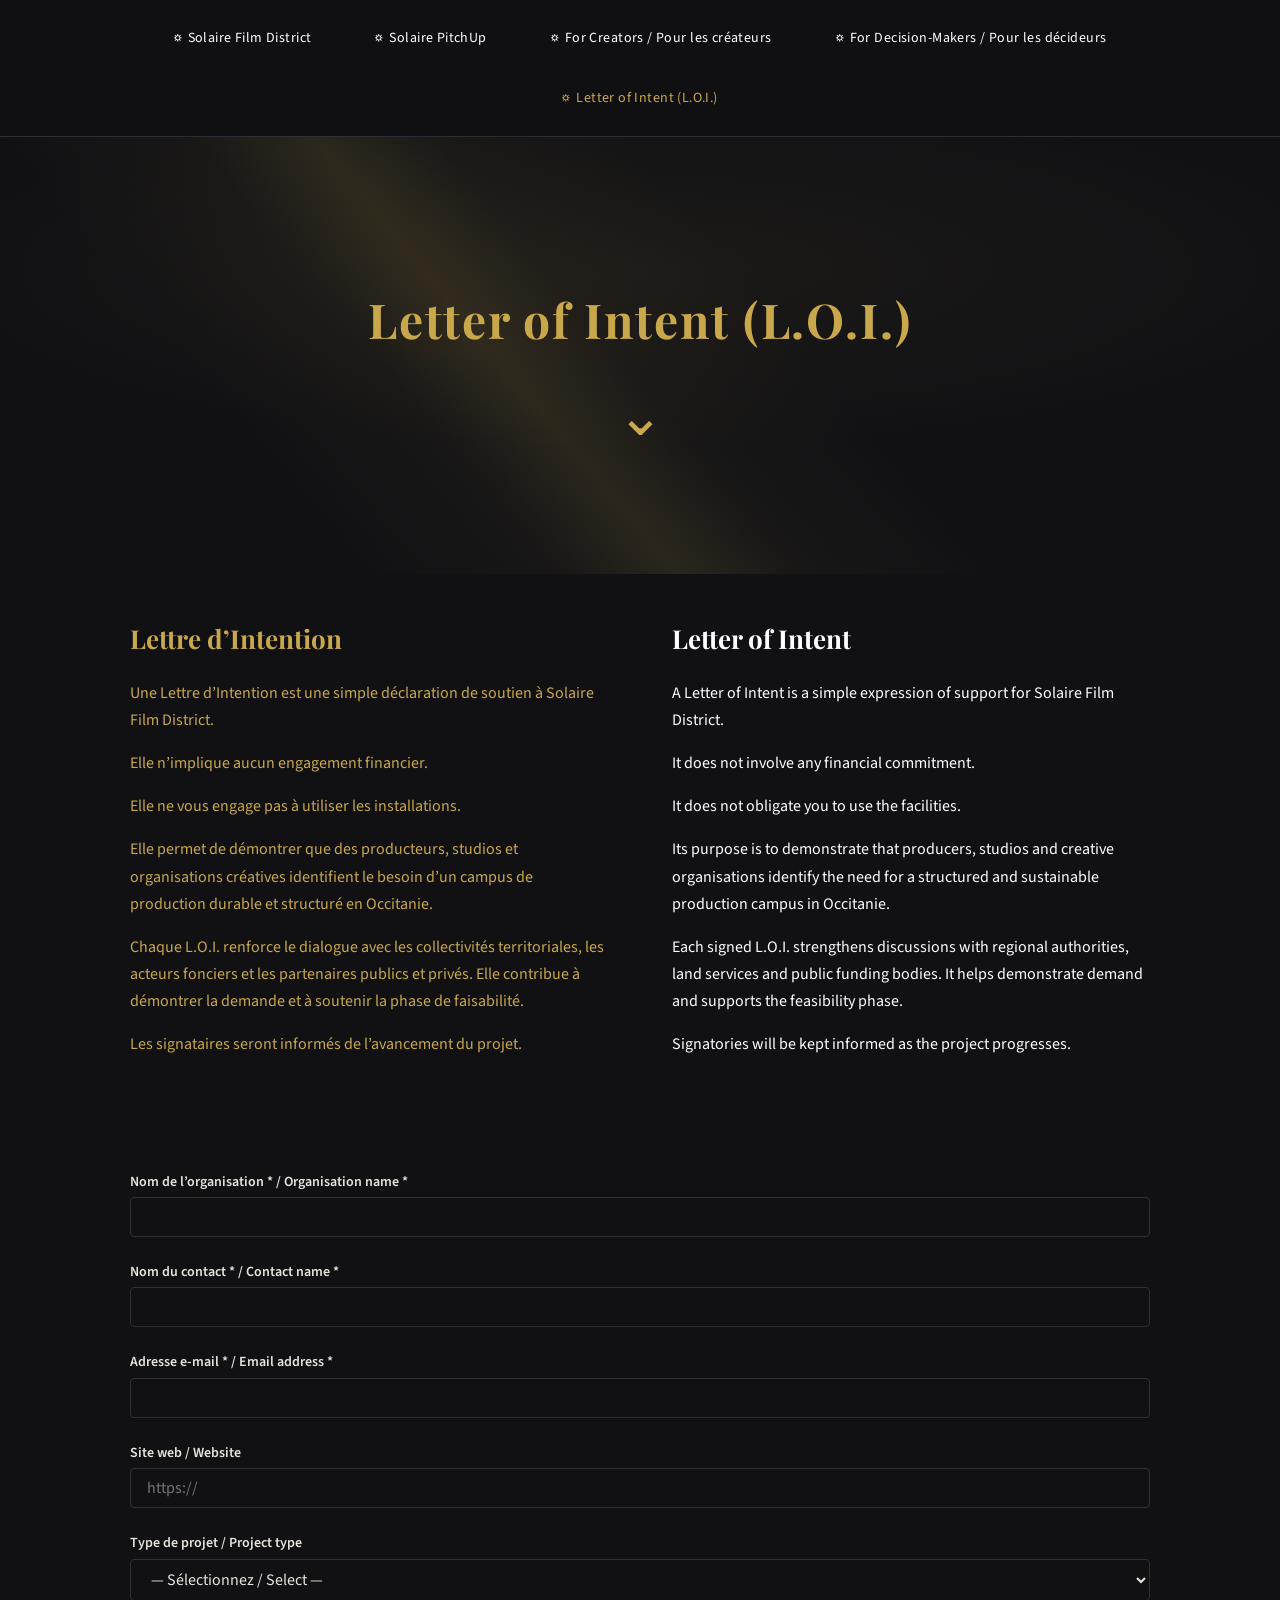
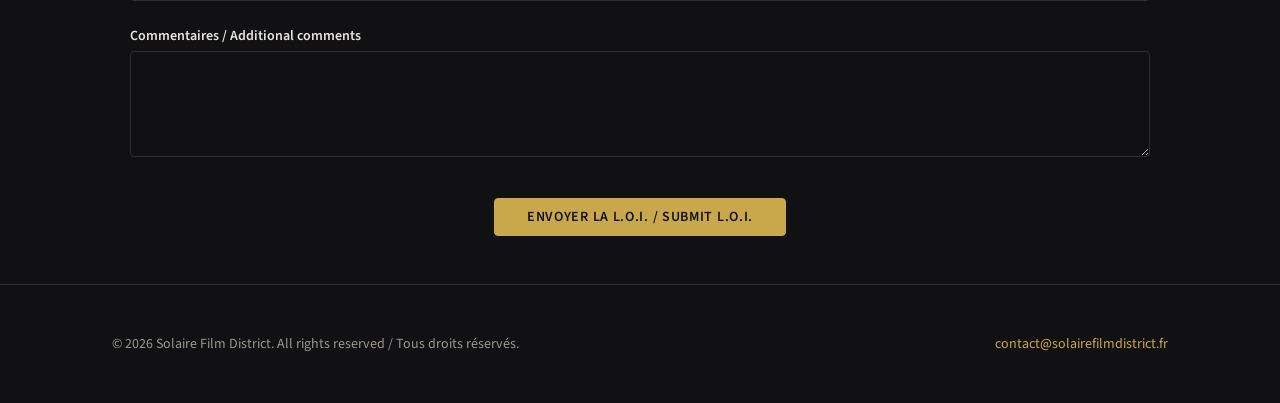
<file: loi.html>
<!DOCTYPE html>
<html lang="en">
<head>
  <meta charset="UTF-8">
  <meta name="viewport" content="width=device-width, initial-scale=1.0">
  <meta name="description" content="Letter of Intent (L.O.I.) — A simple expression of support for Solaire Film District, no financial commitment.">
  <title>Letter of Intent (L.O.I.) — Solaire Film District</title>
  <link rel="icon" type="image/svg+xml" href="favicon.svg">
  <link rel="preconnect" href="https://fonts.googleapis.com">
  <link rel="preconnect" href="https://fonts.gstatic.com" crossorigin>
  <link href="https://fonts.googleapis.com/css2?family=Playfair+Display:wght@400;700&family=Source+Sans+3:wght@300;400;600;700&display=swap" rel="stylesheet">
  <link rel="stylesheet" href="css/style.css">

  <!-- Open Graph -->
  <meta property="og:title" content="Letter of Intent (L.O.I.) — Solaire Film District">
  <meta property="og:description" content="A simple expression of support for Solaire Film District, no financial commitment.">
  <meta property="og:image" content="https://solairefilmdistrict.fr/logo-solaire.jpeg">
  <meta property="og:url" content="https://solairefilmdistrict.fr/loi.html">
  <meta property="og:type" content="website">
  <meta name="twitter:card" content="summary_large_image">
</head>
<body>

  <a href="#main-content" class="skip-nav">Skip to content</a>

  <!-- Sticky Header -->
  <header class="site-header" role="banner">
    <div class="container">
      <a href="index.html" class="nav-item">
        <span class="nav-sun">&#9788;</span> Solaire Film District
      </a>
      <a href="pitchup.html" class="nav-item">
        <span class="nav-sun">&#9788;</span> Solaire PitchUp
      </a>
      <a href="creators.html" class="nav-item">
        <span class="nav-sun">&#9788;</span> For Creators / Pour les cr&eacute;ateurs
      </a>
      <a href="decision-makers.html" class="nav-item">
        <span class="nav-sun">&#9788;</span> For Decision-Makers / Pour les d&eacute;cideurs
      </a>
      <a href="loi.html" class="nav-item" aria-current="page">
        <span class="nav-sun">&#9788;</span> Letter of Intent (L.O.I.)
      </a>
    </div>
  </header>

  <main id="main-content">

    <!-- ============================================
         L.O.I. Hero
         ============================================ -->
    <section class="loi-hero">
      <div class="pillar">
        <h1>Letter of Intent (L.O.I.)</h1>
        <div class="scroll-cue">
          <a href="#loi-content" aria-label="Scroll to content"><span class="scroll-arrow">&#8964;</span></a>
        </div>
      </div>
    </section>


    <!-- ============================================
         L.O.I. Explanation
         ============================================ -->
    <section id="loi-content" class="loi-explanation">
      <div class="pillar">
        <div class="bilingual">
          <div class="bilingual-fr" lang="fr">
            <h2>Lettre d&rsquo;Intention</h2>
            <p>Une Lettre d&rsquo;Intention est une simple d&eacute;claration de soutien &agrave; Solaire Film District.</p>
            <p>Elle n&rsquo;implique aucun engagement financier.</p>
            <p>Elle ne vous engage pas &agrave; utiliser les installations.</p>
            <p>Elle permet de d&eacute;montrer que des producteurs, studios et organisations cr&eacute;atives identifient le besoin d&rsquo;un campus de production durable et structur&eacute; en Occitanie.</p>
            <p>Chaque L.O.I. renforce le dialogue avec les collectivit&eacute;s territoriales, les acteurs fonciers et les partenaires publics et priv&eacute;s. Elle contribue &agrave; d&eacute;montrer la demande et &agrave; soutenir la phase de faisabilit&eacute;.</p>
            <p>Les signataires seront inform&eacute;s de l&rsquo;avancement du projet.</p>
          </div>
          <div class="bilingual-en" lang="en">
            <h2>Letter of Intent</h2>
            <p>A Letter of Intent is a simple expression of support for Solaire Film District.</p>
            <p>It does not involve any financial commitment.</p>
            <p>It does not obligate you to use the facilities.</p>
            <p>Its purpose is to demonstrate that producers, studios and creative organisations identify the need for a structured and sustainable production campus in Occitanie.</p>
            <p>Each signed L.O.I. strengthens discussions with regional authorities, land services and public funding bodies. It helps demonstrate demand and supports the feasibility phase.</p>
            <p>Signatories will be kept informed as the project progresses.</p>
          </div>
        </div>
      </div>
    </section>


    <!-- ============================================
         L.O.I. Form
         ============================================ -->
    <section class="form-section">
      <div class="pillar">

        <form
          action="https://formspree.io/f/xwvkjpaz"
          method="POST"
          aria-label="Letter of Intent form"
        >
          <!-- Formspree: redirect after submission -->
          <input type="hidden" name="_next" value="https://solairefilmdistrict.fr/thank-you.html">

          <!-- Formspree: custom email subject -->
          <input type="hidden" name="_subject" value="Nouvelle lettre d'intention — Solaire Film District">

          <!-- Honeypot anti-spam -->
          <div class="form-honey" aria-hidden="true">
            <label for="honeypot">Do not fill this field</label>
            <input type="text" id="honeypot" name="_gotcha" tabindex="-1" autocomplete="off">
          </div>

          <!-- Required Fields -->
          <div class="form-group">
            <label for="org-name">
              Nom de l&rsquo;organisation * / Organisation name *
            </label>
            <input type="text" id="org-name" name="organisation" required>
          </div>

          <div class="form-group">
            <label for="contact-name">
              Nom du contact * / Contact name *
            </label>
            <input type="text" id="contact-name" name="contact_name" required>
          </div>

          <div class="form-group">
            <label for="contact-email">
              Adresse e-mail * / Email address *
            </label>
            <input type="email" id="contact-email" name="email" required>
          </div>

          <!-- Optional Fields -->
          <div class="form-group">
            <label for="contact-website">
              Site web / Website
            </label>
            <input type="url" id="contact-website" name="website_url" placeholder="https://">
          </div>

          <div class="form-group">
            <label for="project-type">
              Type de projet / Project type
            </label>
            <select id="project-type" name="project_type">
              <option value="">— S&eacute;lectionnez / Select —</option>
              <option value="long-metrage">Long m&eacute;trage / Feature film</option>
              <option value="court-metrage">Court m&eacute;trage / Short film</option>
              <option value="documentaire">Documentaire / Documentary</option>
              <option value="serie">S&eacute;rie / Series</option>
              <option value="clip-musical">Clip musical / Music video</option>
              <option value="publicite">Publicit&eacute; / Advertising</option>
              <option value="autre">Autre / Other</option>
            </select>
          </div>

          <div class="form-group">
            <label for="additional-info">
              Commentaires / Additional comments
            </label>
            <textarea id="additional-info" name="additional_info" rows="4"></textarea>
          </div>

          <!-- Submit -->
          <div class="form-submit-wrap">
            <button type="submit" class="btn-submit">
              Envoyer la L.O.I. / Submit L.O.I.
            </button>
          </div>

        </form>

      </div>
    </section>

  </main>

  <footer class="site-footer" role="contentinfo">
    <div class="container">
      <p>&copy; 2026 Solaire Film District. All rights reserved / Tous droits r&eacute;serv&eacute;s.</p>
      <p><a href="mailto:contact@solairefilmdistrict.fr">contact@solairefilmdistrict.fr</a></p>
    </div>
  </footer>

</body>
</html>
</file>
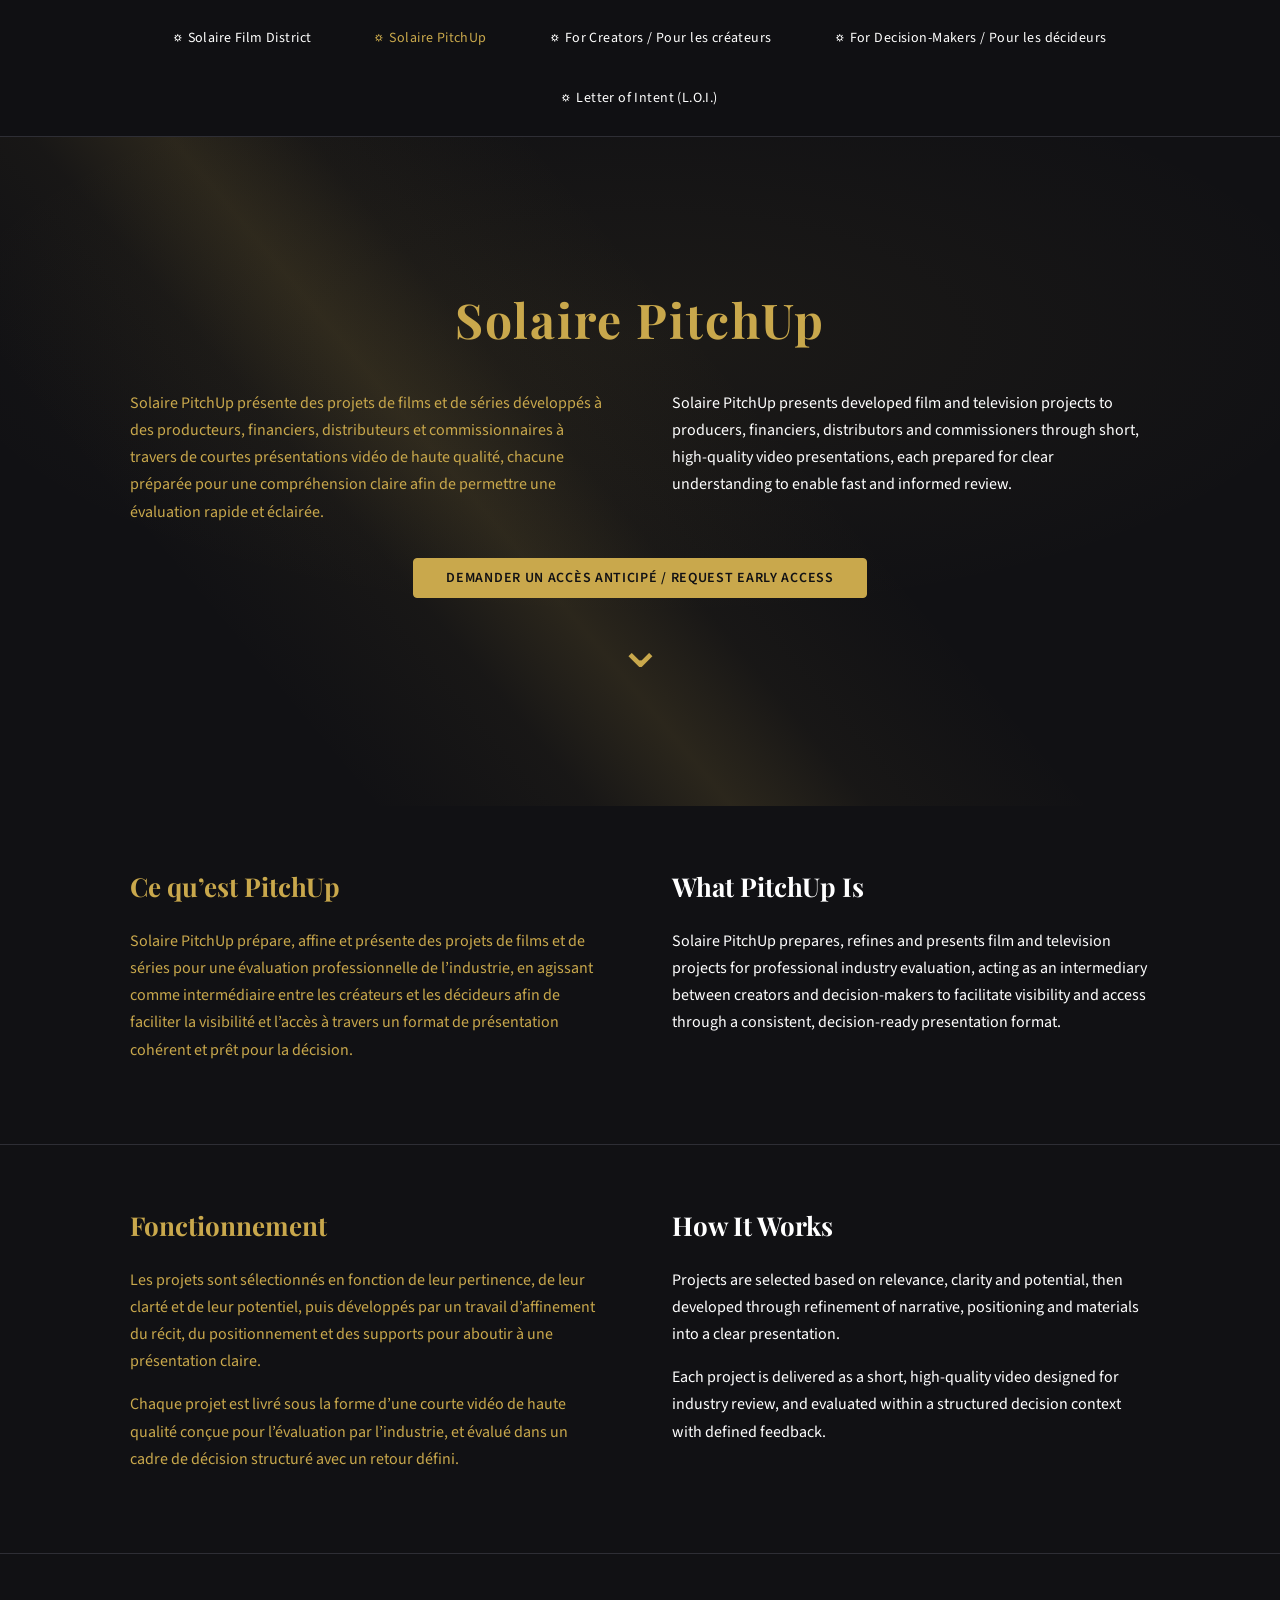
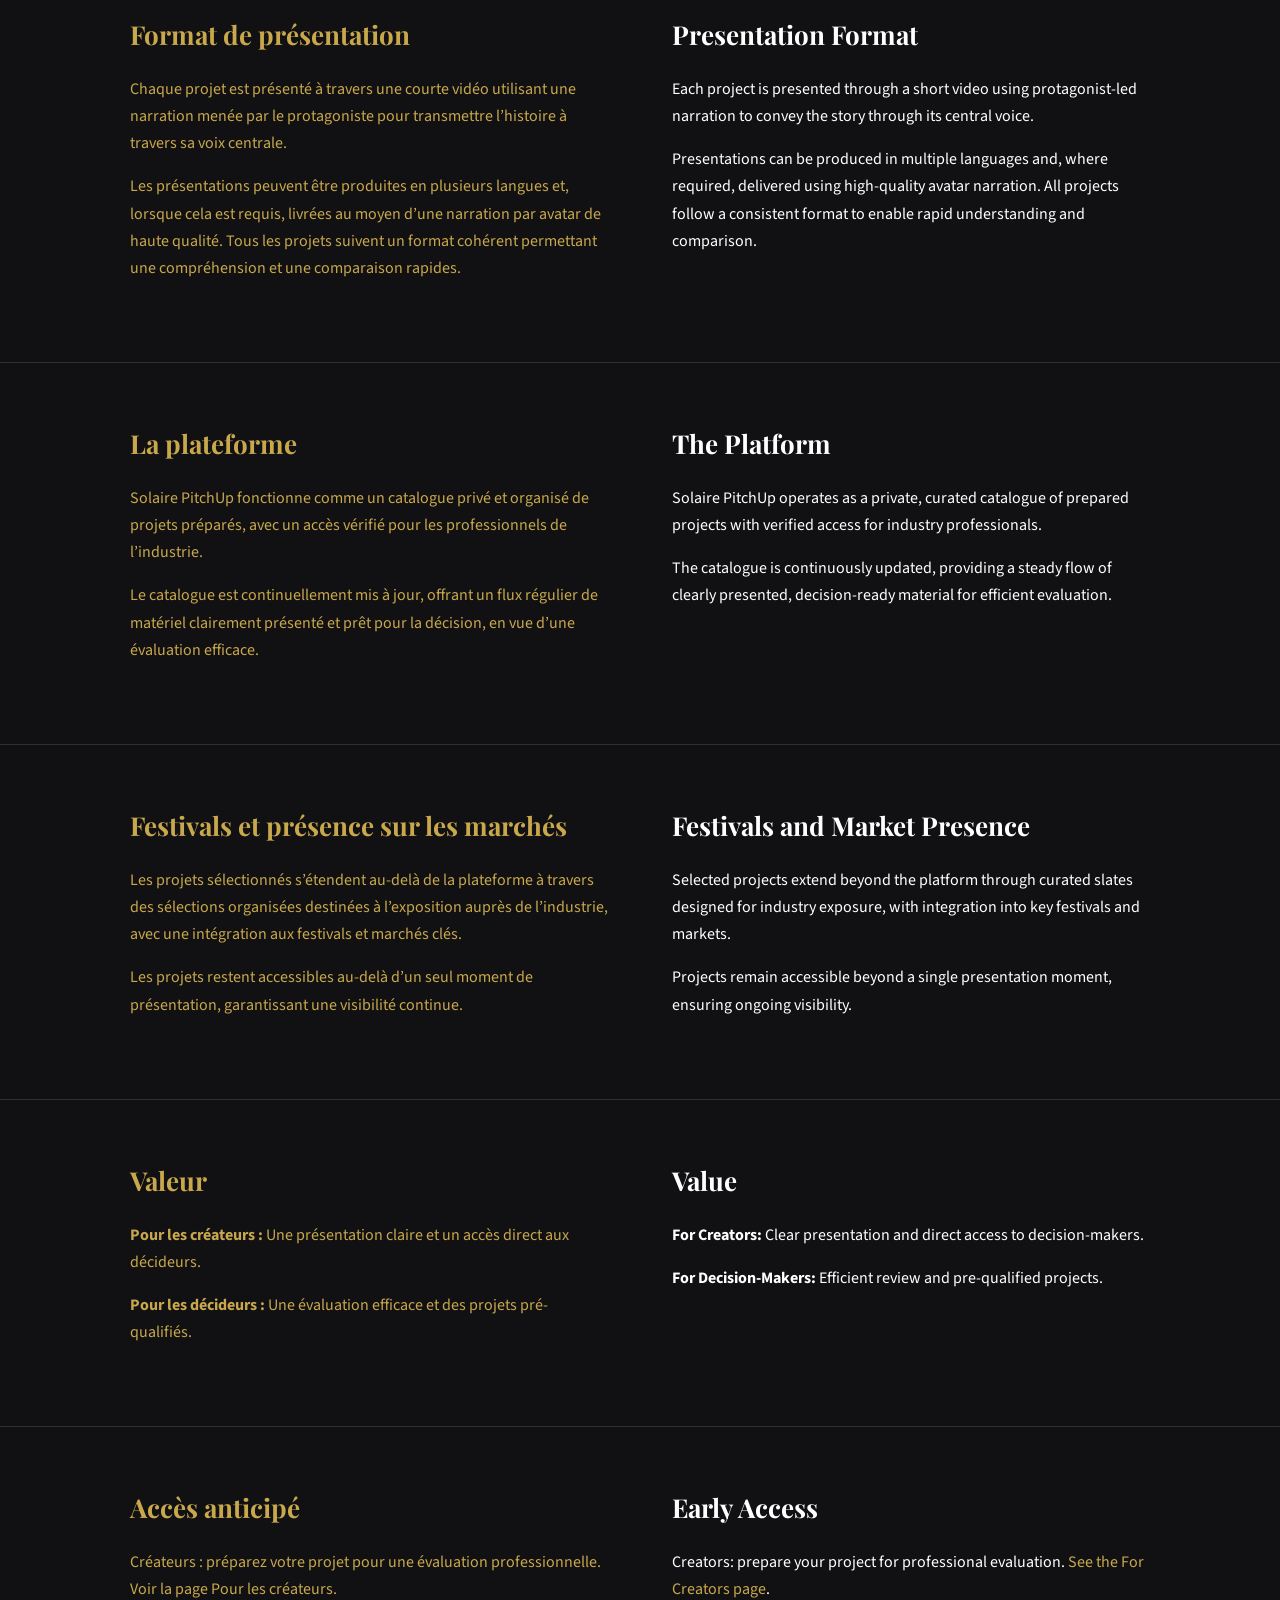
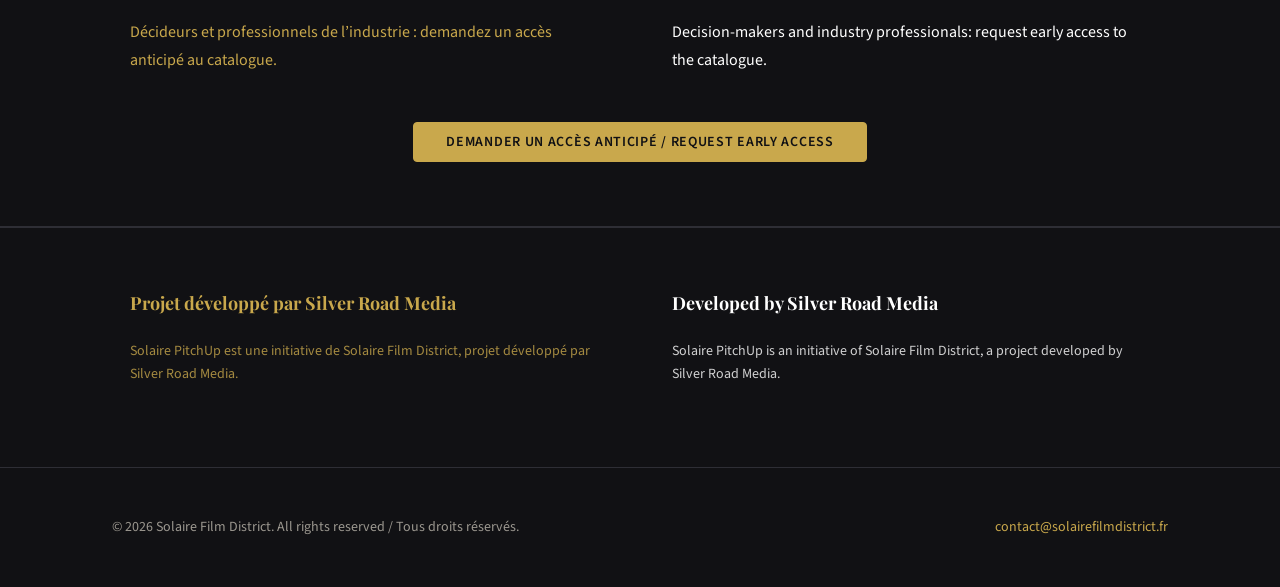
<file: pitchup.html>
<!DOCTYPE html>
<html lang="en">
<head>
  <meta charset="UTF-8">
  <meta name="viewport" content="width=device-width, initial-scale=1.0">
  <meta name="description" content="Solaire PitchUp — Developed film and television projects presented to producers, financiers, distributors and commissioners through short, high-quality video presentations.">
  <title>Solaire PitchUp — Solaire Film District</title>
  <link rel="icon" type="image/svg+xml" href="favicon.svg">
  <link rel="preconnect" href="https://fonts.googleapis.com">
  <link rel="preconnect" href="https://fonts.gstatic.com" crossorigin>
  <link href="https://fonts.googleapis.com/css2?family=Playfair+Display:wght@400;700&family=Source+Sans+3:wght@300;400;600;700&display=swap" rel="stylesheet">
  <link rel="stylesheet" href="css/style.css">

  <!-- Open Graph -->
  <meta property="og:title" content="Solaire PitchUp — Solaire Film District">
  <meta property="og:description" content="Developed film and television projects presented through short, high-quality video presentations for fast and informed industry review.">
  <meta property="og:image" content="https://solairefilmdistrict.fr/logo-solaire.jpeg">
  <meta property="og:url" content="https://solairefilmdistrict.fr/pitchup.html">
  <meta property="og:type" content="website">
  <meta property="og:locale" content="en_GB">
  <meta property="og:locale:alternate" content="fr_FR">
  <meta name="twitter:card" content="summary_large_image">
</head>
<body>

  <a href="#main-content" class="skip-nav">Skip to content</a>

  <!-- Sticky Header -->
  <header class="site-header" role="banner">
    <div class="container">
      <a href="index.html" class="nav-item">
        <span class="nav-sun">&#9788;</span> Solaire Film District
      </a>
      <a href="pitchup.html" class="nav-item" aria-current="page">
        <span class="nav-sun">&#9788;</span> Solaire PitchUp
      </a>
      <a href="creators.html" class="nav-item">
        <span class="nav-sun">&#9788;</span> For Creators / Pour les cr&eacute;ateurs
      </a>
      <a href="decision-makers.html" class="nav-item">
        <span class="nav-sun">&#9788;</span> For Decision-Makers / Pour les d&eacute;cideurs
      </a>
      <a href="loi.html" class="nav-item">
        <span class="nav-sun">&#9788;</span> Letter of Intent (L.O.I.)
      </a>
    </div>
  </header>

  <main id="main-content">

    <!-- ============================================
         HERO
         ============================================ -->
    <section class="loi-hero">
      <div class="pillar">
        <h1>Solaire PitchUp</h1>
        <div class="hero-intro">
          <div class="hero-intro-fr" lang="fr">
            <p>Solaire PitchUp pr&eacute;sente des projets de films et de s&eacute;ries d&eacute;velopp&eacute;s &agrave; des producteurs, financiers, distributeurs et commissionnaires &agrave; travers de courtes pr&eacute;sentations vid&eacute;o de haute qualit&eacute;, chacune pr&eacute;par&eacute;e pour une compr&eacute;hension claire afin de permettre une &eacute;valuation rapide et &eacute;clair&eacute;e.</p>
          </div>
          <div class="hero-intro-en" lang="en">
            <p>Solaire PitchUp presents developed film and television projects to producers, financiers, distributors and commissioners through short, high-quality video presentations, each prepared for clear understanding to enable fast and informed review.</p>
          </div>
        </div>

        <div class="form-submit-wrap">
          <a href="mailto:contact@solairefilmdistrict.fr?subject=Solaire%20PitchUp%20%E2%80%94%20Request%20Early%20Access" class="btn-submit">
            Demander un acc&egrave;s anticip&eacute; / Request Early Access
          </a>
        </div>

        <div class="scroll-cue">
          <a href="#section-1" aria-label="Scroll to content"><span class="scroll-arrow">&#8964;</span></a>
        </div>
      </div>
    </section>


    <!-- ============================================
         SECTION 1: What PitchUp Is
         ============================================ -->
    <section id="section-1" class="content-section">
      <div class="pillar">
        <div class="bilingual">
          <div class="bilingual-fr" lang="fr">
            <h2>Ce qu&rsquo;est PitchUp</h2>
            <p>Solaire PitchUp pr&eacute;pare, affine et pr&eacute;sente des projets de films et de s&eacute;ries pour une &eacute;valuation professionnelle de l&rsquo;industrie, en agissant comme interm&eacute;diaire entre les cr&eacute;ateurs et les d&eacute;cideurs afin de faciliter la visibilit&eacute; et l&rsquo;acc&egrave;s &agrave; travers un format de pr&eacute;sentation coh&eacute;rent et pr&ecirc;t pour la d&eacute;cision.</p>
          </div>
          <div class="bilingual-en" lang="en">
            <h2>What PitchUp Is</h2>
            <p>Solaire PitchUp prepares, refines and presents film and television projects for professional industry evaluation, acting as an intermediary between creators and decision-makers to facilitate visibility and access through a consistent, decision-ready presentation format.</p>
          </div>
        </div>
      </div>
    </section>


    <!-- ============================================
         SECTION 2: How It Works
         ============================================ -->
    <section class="content-section">
      <div class="pillar">
        <div class="bilingual">
          <div class="bilingual-fr" lang="fr">
            <h2>Fonctionnement</h2>
            <p>Les projets sont s&eacute;lectionn&eacute;s en fonction de leur pertinence, de leur clart&eacute; et de leur potentiel, puis d&eacute;velopp&eacute;s par un travail d&rsquo;affinement du r&eacute;cit, du positionnement et des supports pour aboutir &agrave; une pr&eacute;sentation claire.</p>
            <p>Chaque projet est livr&eacute; sous la forme d&rsquo;une courte vid&eacute;o de haute qualit&eacute; con&ccedil;ue pour l&rsquo;&eacute;valuation par l&rsquo;industrie, et &eacute;valu&eacute; dans un cadre de d&eacute;cision structur&eacute; avec un retour d&eacute;fini.</p>
          </div>
          <div class="bilingual-en" lang="en">
            <h2>How It Works</h2>
            <p>Projects are selected based on relevance, clarity and potential, then developed through refinement of narrative, positioning and materials into a clear presentation.</p>
            <p>Each project is delivered as a short, high-quality video designed for industry review, and evaluated within a structured decision context with defined feedback.</p>
          </div>
        </div>
      </div>
    </section>


    <!-- ============================================
         SECTION 3: Presentation Format
         ============================================ -->
    <section class="content-section">
      <div class="pillar">
        <div class="bilingual">
          <div class="bilingual-fr" lang="fr">
            <h2>Format de pr&eacute;sentation</h2>
            <p>Chaque projet est pr&eacute;sent&eacute; &agrave; travers une courte vid&eacute;o utilisant une narration men&eacute;e par le protagoniste pour transmettre l&rsquo;histoire &agrave; travers sa voix centrale.</p>
            <p>Les pr&eacute;sentations peuvent &ecirc;tre produites en plusieurs langues et, lorsque cela est requis, livr&eacute;es au moyen d&rsquo;une narration par avatar de haute qualit&eacute;. Tous les projets suivent un format coh&eacute;rent permettant une compr&eacute;hension et une comparaison rapides.</p>
          </div>
          <div class="bilingual-en" lang="en">
            <h2>Presentation Format</h2>
            <p>Each project is presented through a short video using protagonist-led narration to convey the story through its central voice.</p>
            <p>Presentations can be produced in multiple languages and, where required, delivered using high-quality avatar narration. All projects follow a consistent format to enable rapid understanding and comparison.</p>
          </div>
        </div>
      </div>
    </section>


    <!-- ============================================
         SECTION 4: The Platform
         ============================================ -->
    <section class="content-section">
      <div class="pillar">
        <div class="bilingual">
          <div class="bilingual-fr" lang="fr">
            <h2>La plateforme</h2>
            <p>Solaire PitchUp fonctionne comme un catalogue priv&eacute; et organis&eacute; de projets pr&eacute;par&eacute;s, avec un acc&egrave;s v&eacute;rifi&eacute; pour les professionnels de l&rsquo;industrie.</p>
            <p>Le catalogue est continuellement mis &agrave; jour, offrant un flux r&eacute;gulier de mat&eacute;riel clairement pr&eacute;sent&eacute; et pr&ecirc;t pour la d&eacute;cision, en vue d&rsquo;une &eacute;valuation efficace.</p>
          </div>
          <div class="bilingual-en" lang="en">
            <h2>The Platform</h2>
            <p>Solaire PitchUp operates as a private, curated catalogue of prepared projects with verified access for industry professionals.</p>
            <p>The catalogue is continuously updated, providing a steady flow of clearly presented, decision-ready material for efficient evaluation.</p>
          </div>
        </div>
      </div>
    </section>


    <!-- ============================================
         SECTION 5: Festivals and Market Presence
         ============================================ -->
    <section class="content-section">
      <div class="pillar">
        <div class="bilingual">
          <div class="bilingual-fr" lang="fr">
            <h2>Festivals et pr&eacute;sence sur les march&eacute;s</h2>
            <p>Les projets s&eacute;lectionn&eacute;s s&rsquo;&eacute;tendent au-del&agrave; de la plateforme &agrave; travers des s&eacute;lections organis&eacute;es destin&eacute;es &agrave; l&rsquo;exposition aupr&egrave;s de l&rsquo;industrie, avec une int&eacute;gration aux festivals et march&eacute;s cl&eacute;s.</p>
            <p>Les projets restent accessibles au-del&agrave; d&rsquo;un seul moment de pr&eacute;sentation, garantissant une visibilit&eacute; continue.</p>
          </div>
          <div class="bilingual-en" lang="en">
            <h2>Festivals and Market Presence</h2>
            <p>Selected projects extend beyond the platform through curated slates designed for industry exposure, with integration into key festivals and markets.</p>
            <p>Projects remain accessible beyond a single presentation moment, ensuring ongoing visibility.</p>
          </div>
        </div>
      </div>
    </section>


    <!-- ============================================
         SECTION 6: Value
         ============================================ -->
    <section class="content-section">
      <div class="pillar">
        <div class="bilingual">
          <div class="bilingual-fr" lang="fr">
            <h2>Valeur</h2>
            <p><strong>Pour les cr&eacute;ateurs :</strong> Une pr&eacute;sentation claire et un acc&egrave;s direct aux d&eacute;cideurs.</p>
            <p><strong>Pour les d&eacute;cideurs :</strong> Une &eacute;valuation efficace et des projets pr&eacute;-qualifi&eacute;s.</p>
          </div>
          <div class="bilingual-en" lang="en">
            <h2>Value</h2>
            <p><strong>For Creators:</strong> Clear presentation and direct access to decision-makers.</p>
            <p><strong>For Decision-Makers:</strong> Efficient review and pre-qualified projects.</p>
          </div>
        </div>
      </div>
    </section>


    <!-- ============================================
         CALL TO ACTION
         ============================================ -->
    <section class="content-section">
      <div class="pillar">
        <div class="bilingual">
          <div class="bilingual-fr" lang="fr">
            <h2>Acc&egrave;s anticip&eacute;</h2>
            <p>Cr&eacute;ateurs : pr&eacute;parez votre projet pour une &eacute;valuation professionnelle. <a href="creators.html">Voir la page Pour les cr&eacute;ateurs</a>.</p>
            <p>D&eacute;cideurs et professionnels de l&rsquo;industrie : demandez un acc&egrave;s anticip&eacute; au catalogue.</p>
          </div>
          <div class="bilingual-en" lang="en">
            <h2>Early Access</h2>
            <p>Creators: prepare your project for professional evaluation. <a href="creators.html">See the For Creators page</a>.</p>
            <p>Decision-makers and industry professionals: request early access to the catalogue.</p>
          </div>
        </div>

        <div class="form-submit-wrap">
          <a href="mailto:contact@solairefilmdistrict.fr?subject=Solaire%20PitchUp%20%E2%80%94%20Request%20Early%20Access" class="btn-submit">
            Demander un acc&egrave;s anticip&eacute; / Request Early Access
          </a>
        </div>
      </div>
    </section>


    <!-- ============================================
         ATTRIBUTION
         ============================================ -->
    <section class="attribution">
      <div class="pillar">
        <div class="bilingual">
          <div class="bilingual-fr" lang="fr">
            <h2>Projet d&eacute;velopp&eacute; par Silver Road Media</h2>
            <p>Solaire PitchUp est une initiative de Solaire Film District, projet d&eacute;velopp&eacute; par Silver Road Media.</p>
          </div>
          <div class="bilingual-en" lang="en">
            <h2>Developed by Silver Road Media</h2>
            <p>Solaire PitchUp is an initiative of Solaire Film District, a project developed by Silver Road Media.</p>
          </div>
        </div>
      </div>
    </section>

  </main>

  <footer class="site-footer" role="contentinfo">
    <div class="container">
      <p>&copy; 2026 Solaire Film District. All rights reserved / Tous droits r&eacute;serv&eacute;s.</p>
      <p><a href="mailto:contact@solairefilmdistrict.fr">contact@solairefilmdistrict.fr</a></p>
    </div>
  </footer>

</body>
</html>
</file>
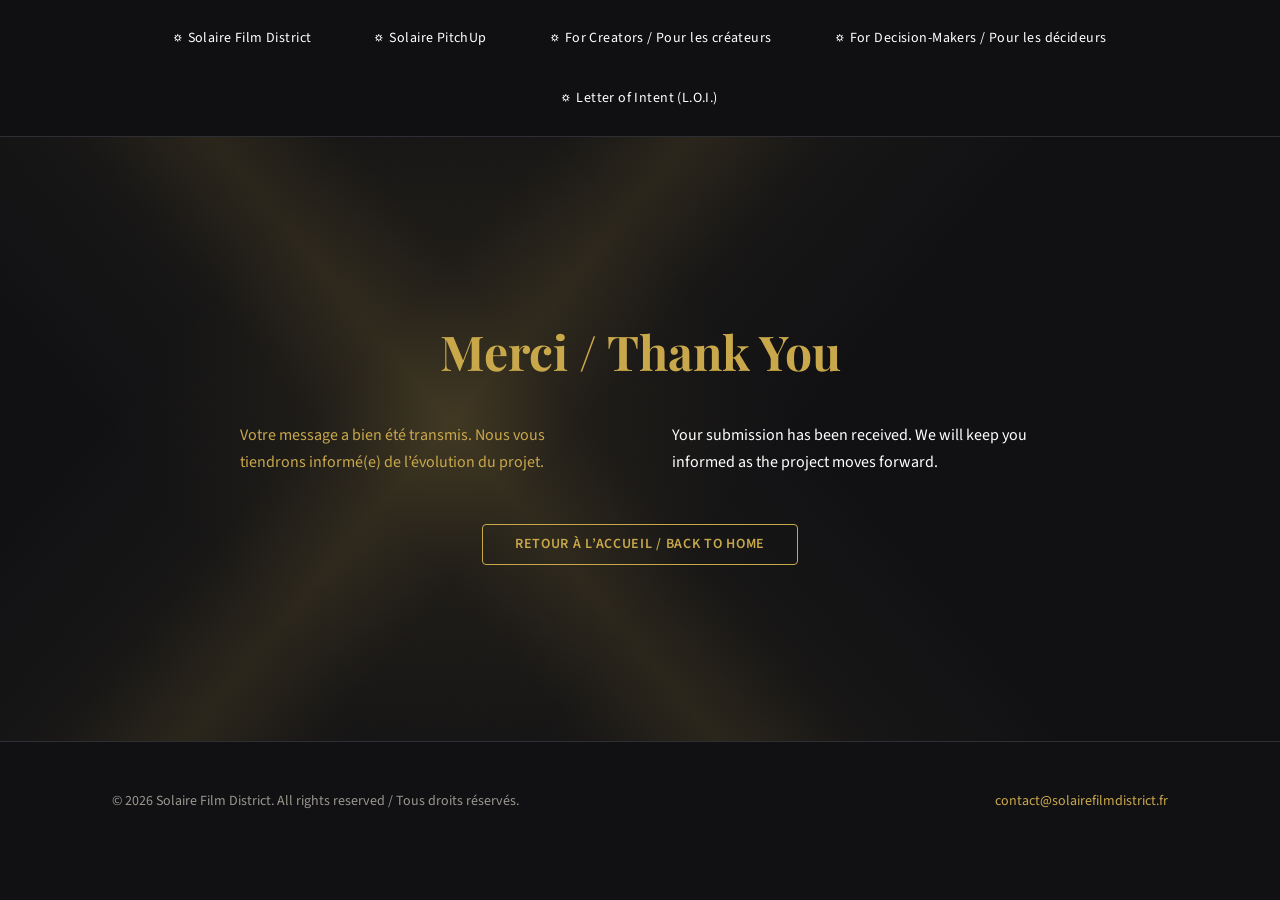
<file: thank-you.html>
<!DOCTYPE html>
<html lang="en">
<head>
  <meta charset="UTF-8">
  <meta name="viewport" content="width=device-width, initial-scale=1.0">
  <meta name="description" content="Thank you for your support — Your submission has been received by Solaire Film District.">
  <title>Thank You / Merci — Solaire Film District</title>
  <link rel="icon" type="image/svg+xml" href="favicon.svg">
  <link rel="preconnect" href="https://fonts.googleapis.com">
  <link rel="preconnect" href="https://fonts.gstatic.com" crossorigin>
  <link href="https://fonts.googleapis.com/css2?family=Playfair+Display:wght@400;700&family=Source+Sans+3:wght@300;400;600;700&display=swap" rel="stylesheet">
  <link rel="stylesheet" href="css/style.css">

  <!-- Open Graph -->
  <meta property="og:title" content="Thank You — Solaire Film District">
  <meta property="og:description" content="Your submission has been received by Solaire Film District.">
  <meta property="og:image" content="https://solairefilmdistrict.fr/logo-solaire.jpeg">
  <meta property="og:url" content="https://solairefilmdistrict.fr/thank-you.html">
  <meta property="og:type" content="website">
  <meta name="twitter:card" content="summary_large_image">
</head>
<body>

  <a href="#main-content" class="skip-nav">Skip to content</a>

  <!-- Sticky Header -->
  <header class="site-header" role="banner">
    <div class="container">
      <a href="index.html" class="nav-item">
        <span class="nav-sun">&#9788;</span> Solaire Film District
      </a>
      <a href="pitchup.html" class="nav-item">
        <span class="nav-sun">&#9788;</span> Solaire PitchUp
      </a>
      <a href="creators.html" class="nav-item">
        <span class="nav-sun">&#9788;</span> For Creators / Pour les cr&eacute;ateurs
      </a>
      <a href="decision-makers.html" class="nav-item">
        <span class="nav-sun">&#9788;</span> For Decision-Makers / Pour les d&eacute;cideurs
      </a>
      <a href="loi.html" class="nav-item">
        <span class="nav-sun">&#9788;</span> Letter of Intent (L.O.I.)
      </a>
    </div>
  </header>

  <main id="main-content">

    <section class="thankyou-hero">
      <div class="pillar">
        <h1>Merci / Thank You</h1>

        <div class="thankyou-bilingual">
          <div class="thankyou-fr" lang="fr">
            <p>Votre message a bien &eacute;t&eacute; transmis. Nous vous tiendrons inform&eacute;(e) de l&rsquo;&eacute;volution du projet.</p>
          </div>
          <div class="thankyou-en" lang="en">
            <p>Your submission has been received. We will keep you informed as the project moves forward.</p>
          </div>
        </div>

        <a href="index.html" class="btn-back">Retour &agrave; l&rsquo;accueil / Back to Home</a>
      </div>
    </section>

  </main>

  <footer class="site-footer" role="contentinfo">
    <div class="container">
      <p>&copy; 2026 Solaire Film District. All rights reserved / Tous droits r&eacute;serv&eacute;s.</p>
      <p><a href="mailto:contact@solairefilmdistrict.fr">contact@solairefilmdistrict.fr</a></p>
    </div>
  </footer>

</body>
</html>
</file>
<file: css/style.css>
/* ===================================================================
   Solaire Film District — Design System v4
   Dark charcoal palette with gold/white bilingual layout.
   Playfair Display + Source Sans Pro.
   Mobile-first responsive. Pure CSS.
   =================================================================== */

:root {
  --color-bg:           #111114;
  --color-bg-alt:       #1A1A1F;
  --color-surface:      #222228;
  --color-text:         #E8E4DD;
  --color-text-muted:   #9B978F;
  --color-gold:         #C9A84C;
  --color-gold-hover:   #DDB94F;
  --color-gold-dim:     #9A8039;
  --color-white:        #FFFFFF;
  --color-border:       #2E2E35;
  --color-focus:        #C9A84C;

  --font-heading: 'Playfair Display', Georgia, serif;
  --font-body:    'Source Sans 3', 'Source Sans Pro', sans-serif;

  --text-xs:   0.75rem;
  --text-sm:   0.875rem;
  --text-base: 1rem;
  --text-lg:   1.125rem;
  --text-xl:   1.25rem;
  --text-2xl:  1.625rem;
  --text-3xl:  1.75rem;
  --text-hero: 3rem;

  --space-xs:  0.25rem;
  --space-sm:  0.5rem;
  --space-md:  1rem;
  --space-lg:  1.5rem;
  --space-xl:  2rem;
  --space-2xl: 3rem;
  --space-3xl: 4rem;
  --space-4xl: 6rem;

  --max-width:   72rem;
  --pillar-max:  1100px;
  --gutter:      1.5rem;
  --radius:      0.25rem;
  --transition:  0.2s ease;
}


/* --- Reset & Base --- */

*, *::before, *::after { box-sizing: border-box; margin: 0; padding: 0; }

html { font-size: 100%; scroll-behavior: smooth; }

body {
  font-family: var(--font-body);
  font-size: var(--text-base);
  line-height: 1.6;
  color: var(--color-text);
  background-color: var(--color-bg);
  -webkit-font-smoothing: antialiased;
  overflow-x: hidden;
}

img { max-width: 100%; height: auto; display: block; }

a {
  color: var(--color-gold);
  text-decoration: none;
  transition: color var(--transition);
}
a:hover { color: var(--color-gold-hover); }
a:focus-visible { outline: 2px solid var(--color-focus); outline-offset: 2px; }


/* --- Skip Navigation --- */

.skip-nav {
  position: absolute; left: -9999px; top: 0; z-index: 1000;
  padding: var(--space-sm) var(--space-md);
  background: var(--color-gold); color: var(--color-bg);
  font-weight: 600; text-decoration: none;
}
.skip-nav:focus { left: 0; }


/* --- Sticky Header --- */

.site-header {
  position: sticky;
  top: 0;
  z-index: 100;
  background-color: rgba(17, 17, 20, 0.95);
  backdrop-filter: blur(8px);
  -webkit-backdrop-filter: blur(8px);
  border-bottom: 1px solid var(--color-border);
  padding-block: var(--space-md);
}

.site-header .container {
  display: flex;
  flex-wrap: wrap;
  align-items: center;
  justify-content: center;
  gap: var(--space-md) var(--space-2xl);
  max-width: var(--max-width);
  margin-inline: auto;
  padding-inline: var(--gutter);
}

.nav-item {
  font-family: var(--font-body);
  font-size: var(--text-sm);
  font-weight: 400;
  color: var(--color-white);
  text-decoration: none;
  letter-spacing: 0.03em;
  transition: color var(--transition), text-decoration var(--transition);
  display: inline-flex;
  align-items: center;
  gap: 0.4em;
  padding: var(--space-xs) var(--space-sm);
  min-height: 44px;
}

.nav-item:hover {
  color: var(--color-gold);
  text-decoration: underline;
  text-underline-offset: 0.25em;
  text-decoration-color: var(--color-gold);
}

.nav-item[aria-current="page"] {
  color: var(--color-gold);
}

.nav-sun {
  font-size: 0.9em;
  line-height: 1;
}


/* --- Layout --- */

.container {
  width: 100%;
  max-width: var(--max-width);
  margin-inline: auto;
  padding-inline: var(--gutter);
}

.pillar {
  max-width: var(--pillar-max);
  margin: 0 auto;
  padding: var(--space-2xl) var(--gutter);
}

@media (min-width: 40rem) {
  .pillar {
    padding: var(--space-3xl) var(--space-2xl);
  }
}

@media (min-width: 64rem) {
  .pillar {
    padding: 80px 40px;
  }
}

.section {
  padding-block: var(--space-3xl);
}


/* --- Hero Section --- */

.hero {
  text-align: center;
  background-color: var(--color-bg);
  min-height: 100vh;
  min-height: 100svh;
  display: flex;
  flex-direction: column;
  justify-content: flex-start;
  padding: var(--space-3xl) 0 var(--space-lg);
}

.hero-logo,
.page-logo {
  position: relative;
  z-index: 2;
  max-width: 700px;
  margin: 0 auto;
  padding: 0 var(--gutter);
}

.hero-logo img,
.page-logo img {
  width: 100%;
  height: auto;
  display: block;
}

.hero > .pillar {
  position: relative;
  z-index: 1;
  padding-top: var(--space-lg);
  padding-bottom: 0;
}

@media (min-width: 40rem) {
  .hero {
    justify-content: center;
    padding: var(--space-lg) 0;
  }

  .hero-logo,
  .page-logo {
    max-width: 750px;
  }
}

@media (min-width: 64rem) {
  .hero-logo,
  .page-logo {
    max-width: 850px;
  }
}

.hero-intro {
  display: grid;
  grid-template-columns: 1fr;
  gap: var(--space-2xl);
  text-align: left;
}

.hero-intro-fr {
  color: var(--color-gold);
  font-family: var(--font-body);
  font-size: var(--text-base);
  line-height: 1.7;
}

.hero-intro-en {
  color: var(--color-white);
  font-family: var(--font-body);
  font-size: var(--text-base);
  line-height: 1.7;
}

/* --- Scroll Indicator --- */

.scroll-cue {
  margin-top: var(--space-lg);
  text-align: center;
}

.scroll-cue a {
  display: inline-block;
  cursor: pointer;
  text-decoration: none;
}

.scroll-arrow {
  display: inline-block;
  font-size: 3.5rem;
  color: var(--color-gold);
  animation: scroll-bounce 2s ease-in-out infinite;
  line-height: 1;
  transition: color var(--transition), transform var(--transition);
}

.scroll-cue a:hover .scroll-arrow {
  color: var(--color-gold-hover);
  transform: translateY(4px);
}

@keyframes scroll-bounce {
  0%, 100% { transform: translateY(0); opacity: 0.7; }
  50% { transform: translateY(8px); opacity: 1; }
}


@media (min-width: 64rem) {
  .hero-intro {
    grid-template-columns: 1fr 1fr;
    gap: var(--space-3xl);
  }
}


/* --- Bilingual Content Sections --- */

.content-section {
  padding-block: var(--space-2xl);
  border-bottom: 1px solid var(--color-border);
}

@media (min-width: 40rem) {
  .content-section {
    padding-block: var(--space-3xl);
  }
}

.content-section:last-of-type {
  border-bottom: none;
}

.content-section .pillar {
  padding-block: 0;
}

.bilingual {
  display: grid;
  grid-template-columns: 1fr;
  gap: var(--space-2xl);
}

.bilingual-fr {
  color: var(--color-gold);
}

.bilingual-fr h2 {
  font-family: var(--font-heading);
  font-size: var(--text-xl);
  color: var(--color-gold);
  margin-bottom: var(--space-md);
  line-height: 1.3;
  overflow-wrap: break-word;
}

.bilingual-fr p {
  margin-bottom: var(--space-md);
  line-height: 1.7;
}

.bilingual-en {
  color: var(--color-white);
}

.bilingual-en h2 {
  font-family: var(--font-heading);
  font-size: var(--text-xl);
  color: var(--color-white);
  margin-bottom: var(--space-md);
  line-height: 1.3;
  overflow-wrap: break-word;
}

.bilingual-en p {
  margin-bottom: var(--space-md);
  line-height: 1.7;
}

@media (min-width: 40rem) {
  .bilingual-fr h2,
  .bilingual-en h2 {
    font-size: var(--text-2xl);
    margin-bottom: var(--space-lg);
  }
}

@media (min-width: 64rem) {
  .bilingual {
    grid-template-columns: 1fr 1fr;
    gap: var(--space-3xl);
  }
}


/* --- Full-width Image --- */

.full-image {
  width: 100%;
  margin-block: var(--space-3xl);
  text-align: center;
}

.full-image img {
  width: 100%;
  max-width: var(--pillar-max);
  margin-inline: auto;
  border-radius: var(--radius);
}


/* --- L.O.I. Page --- */

.loi-hero {
  position: relative;
  overflow: hidden;
  text-align: center;
  padding: var(--space-3xl) 0 var(--space-2xl);
}

.loi-hero::before {
  content: "";
  position: absolute;
  inset: 0;
  background:
    radial-gradient(ellipse 80% 60% at 50% 30%, rgba(201, 168, 76, 0.06) 0%, transparent 70%);
  pointer-events: none;
  z-index: 0;
}

.loi-hero::after {
  content: "";
  position: absolute;
  top: -30%;
  left: -15%;
  width: 140%;
  height: 180%;
  background: linear-gradient(
    50deg,
    transparent 30%,
    rgba(201, 168, 76, 0.04) 38%,
    rgba(201, 168, 76, 0.10) 41%,
    rgba(201, 168, 76, 0.14) 43%,
    rgba(201, 168, 76, 0.10) 45%,
    rgba(201, 168, 76, 0.04) 48%,
    transparent 56%
  );
  pointer-events: none;
  z-index: 0;
}

.loi-hero > .pillar {
  position: relative;
  z-index: 1;
}

.page-logo {
  padding-top: var(--space-2xl);
  padding-bottom: var(--space-lg);
  background-color: var(--color-bg);
}

.loi-hero h1 {
  font-family: var(--font-heading);
  font-size: var(--text-3xl);
  color: var(--color-gold);
  letter-spacing: 0.04em;
  margin-bottom: var(--space-xl);
}

.loi-explanation {
  padding-block: var(--space-2xl);
}

.loi-explanation .pillar {
  padding-block: 0;
}


/* --- Forms --- */

.form-section {
  padding-block: var(--space-2xl);
}

.form-section .pillar {
  padding-block: 0;
}

.form-group {
  margin-bottom: var(--space-lg);
}

.form-group label {
  display: block;
  font-family: var(--font-body);
  font-weight: 600;
  font-size: var(--text-sm);
  margin-bottom: var(--space-xs);
  color: var(--color-text);
}

.form-group .hint {
  display: block;
  font-size: var(--text-xs);
  color: var(--color-text-muted);
  margin-bottom: var(--space-xs);
}

.form-group input[type="text"],
.form-group input[type="email"],
.form-group input[type="url"],
.form-group select,
.form-group textarea {
  width: 100%;
  padding: var(--space-sm) var(--space-md);
  font-family: var(--font-body);
  font-size: var(--text-base);
  color: var(--color-text);
  background-color: var(--color-bg);
  border: 1px solid var(--color-border);
  border-radius: var(--radius);
  transition: border-color var(--transition);
}

.form-group input:focus,
.form-group select:focus,
.form-group textarea:focus {
  outline: none;
  border-color: var(--color-gold);
  box-shadow: 0 0 0 3px rgba(201, 168, 76, 0.15);
}

.form-group textarea {
  min-height: 6rem;
  resize: vertical;
}

.form-group select {
  appearance: auto;
}

.form-honey {
  position: absolute; left: -9999px; opacity: 0;
  height: 0; width: 0; overflow: hidden;
}

.btn-submit {
  display: inline-block;
  padding: var(--space-sm) var(--space-xl);
  font-family: var(--font-body);
  font-size: var(--text-sm);
  font-weight: 600;
  letter-spacing: 0.05em;
  text-transform: uppercase;
  text-decoration: none;
  text-align: center;
  background-color: var(--color-gold);
  color: var(--color-bg);
  border: 1px solid var(--color-gold);
  border-radius: var(--radius);
  cursor: pointer;
  transition: all var(--transition);
}

.btn-submit:hover {
  background-color: var(--color-gold-hover);
  border-color: var(--color-gold-hover);
}

.btn-submit:focus-visible {
  outline: 2px solid var(--color-focus);
  outline-offset: 2px;
}

.form-submit-wrap {
  text-align: center;
  margin-top: var(--space-xl);
}


/* --- Attribution --- */

.attribution {
  border-top: 1px solid var(--color-border);
  padding-block: var(--space-2xl);
}

@media (min-width: 40rem) {
  .attribution {
    padding-block: var(--space-3xl);
  }
}

.attribution .pillar {
  padding-block: 0;
}

.attribution .bilingual-fr h2,
.attribution .bilingual-en h2 {
  font-size: var(--text-lg);
}

.attribution .bilingual-fr p,
.attribution .bilingual-en p {
  font-size: var(--text-sm);
  opacity: 0.8;
}


/* --- Footer --- */

.site-footer {
  border-top: 1px solid var(--color-border);
  padding-block: var(--space-2xl);
  color: var(--color-text-muted);
  font-size: var(--text-sm);
  text-align: center;
}

.site-footer .container {
  display: flex;
  flex-direction: column;
  align-items: center;
  gap: var(--space-xs);
}

@media (min-width: 40rem) {
  .site-footer { text-align: left; }
  .site-footer .container {
    flex-direction: row;
    flex-wrap: wrap;
    justify-content: space-between;
    align-items: baseline;
    gap: var(--space-md);
  }
}


/* --- Thank You Page --- */

.thankyou-hero {
  position: relative;
  overflow: hidden;
  text-align: center;
  padding: var(--space-4xl) 0;
}

.thankyou-hero::before {
  content: "";
  position: absolute;
  top: -30%;
  left: -15%;
  width: 140%;
  height: 180%;
  background: linear-gradient(
    50deg,
    transparent 30%,
    rgba(201, 168, 76, 0.04) 38%,
    rgba(201, 168, 76, 0.10) 41%,
    rgba(201, 168, 76, 0.14) 43%,
    rgba(201, 168, 76, 0.10) 45%,
    rgba(201, 168, 76, 0.04) 48%,
    transparent 56%
  );
  pointer-events: none;
  z-index: 0;
}

.thankyou-hero::after {
  content: "";
  position: absolute;
  top: -30%;
  right: -15%;
  width: 140%;
  height: 180%;
  background: linear-gradient(
    130deg,
    transparent 30%,
    rgba(201, 168, 76, 0.04) 38%,
    rgba(201, 168, 76, 0.10) 41%,
    rgba(201, 168, 76, 0.14) 43%,
    rgba(201, 168, 76, 0.10) 45%,
    rgba(201, 168, 76, 0.04) 48%,
    transparent 56%
  );
  pointer-events: none;
  z-index: 0;
}

.thankyou-hero > .pillar {
  position: relative;
  z-index: 1;
}

.thankyou-hero h1 {
  font-family: var(--font-heading);
  font-size: var(--text-3xl);
  color: var(--color-gold);
  margin-bottom: var(--space-xl);
}

.thankyou-bilingual {
  display: grid;
  grid-template-columns: 1fr;
  gap: var(--space-xl);
  text-align: left;
  max-width: 800px;
  margin: var(--space-xl) auto 0;
}

.thankyou-bilingual p {
  line-height: 1.7;
}

.thankyou-fr { color: var(--color-gold); }
.thankyou-en { color: var(--color-white); }

@media (min-width: 64rem) {
  .thankyou-bilingual {
    grid-template-columns: 1fr 1fr;
    gap: var(--space-3xl);
  }
}

.btn-back {
  display: inline-block;
  margin-top: var(--space-2xl);
  padding: var(--space-sm) var(--space-xl);
  font-family: var(--font-body);
  font-size: var(--text-sm);
  font-weight: 600;
  letter-spacing: 0.05em;
  text-transform: uppercase;
  color: var(--color-gold);
  border: 1px solid var(--color-gold);
  border-radius: var(--radius);
  text-decoration: none;
  transition: all var(--transition);
}

.btn-back:hover {
  background-color: var(--color-gold);
  color: var(--color-bg);
}


/* --- Responsive --- */

@media (min-width: 40rem) {
  :root { --gutter: 2rem; }

  .loi-hero h1 { font-size: 2.5rem; }
  .thankyou-hero h1 { font-size: 2.5rem; }
}

@media (min-width: 64rem) {
  :root { --gutter: 3rem; }

  .loi-hero h1 { font-size: var(--text-hero); }
  .thankyou-hero h1 { font-size: var(--text-hero); }
}
.hero {
  position: relative;
  min-height: 100vh;
  background-image: url('../Hero-bg.jpg.PNG');
  background-size: cover;
  background-position: center;
  background-repeat: no-repeat;
}

@media (max-width: 768px) {
  .hero {
    background-image: url('../Hero-bg.jpg.PNG');
    background-size: 260%;
    background-position: 0% 0%;
  }
}
</file>
